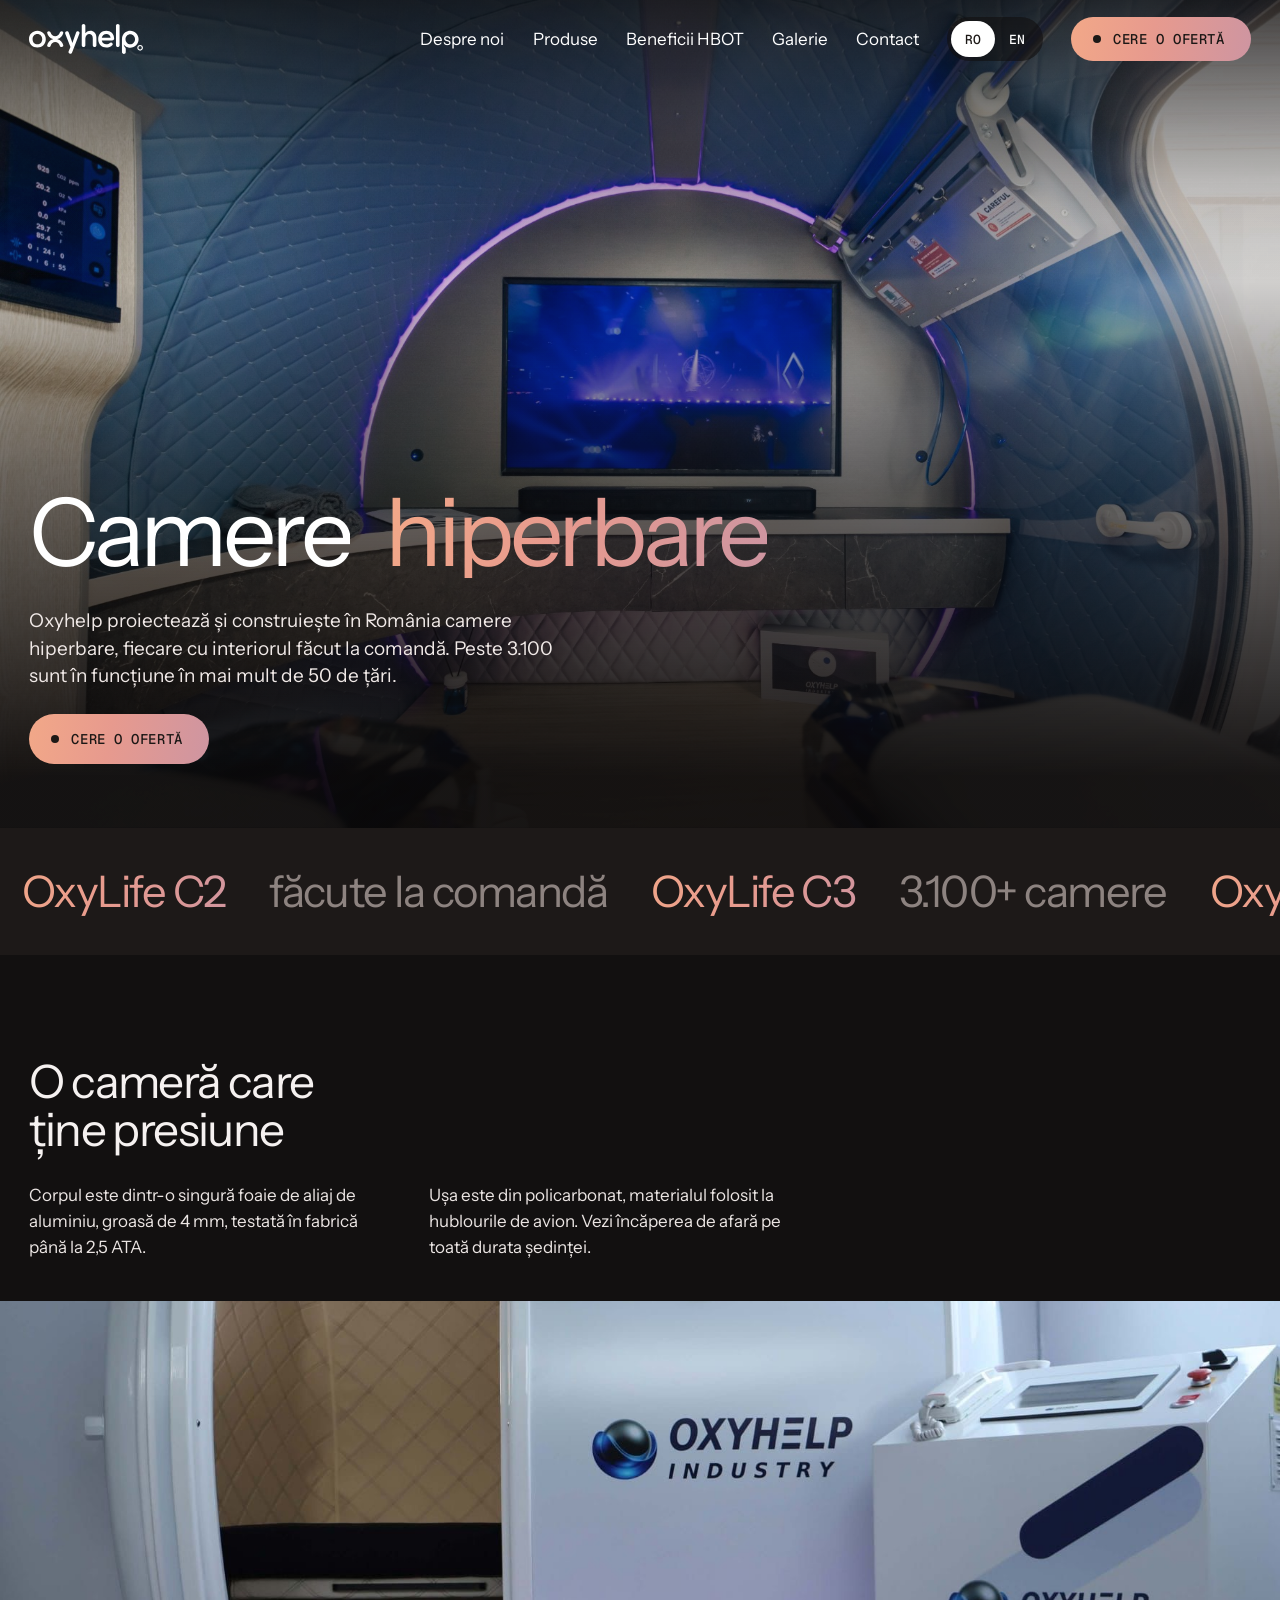
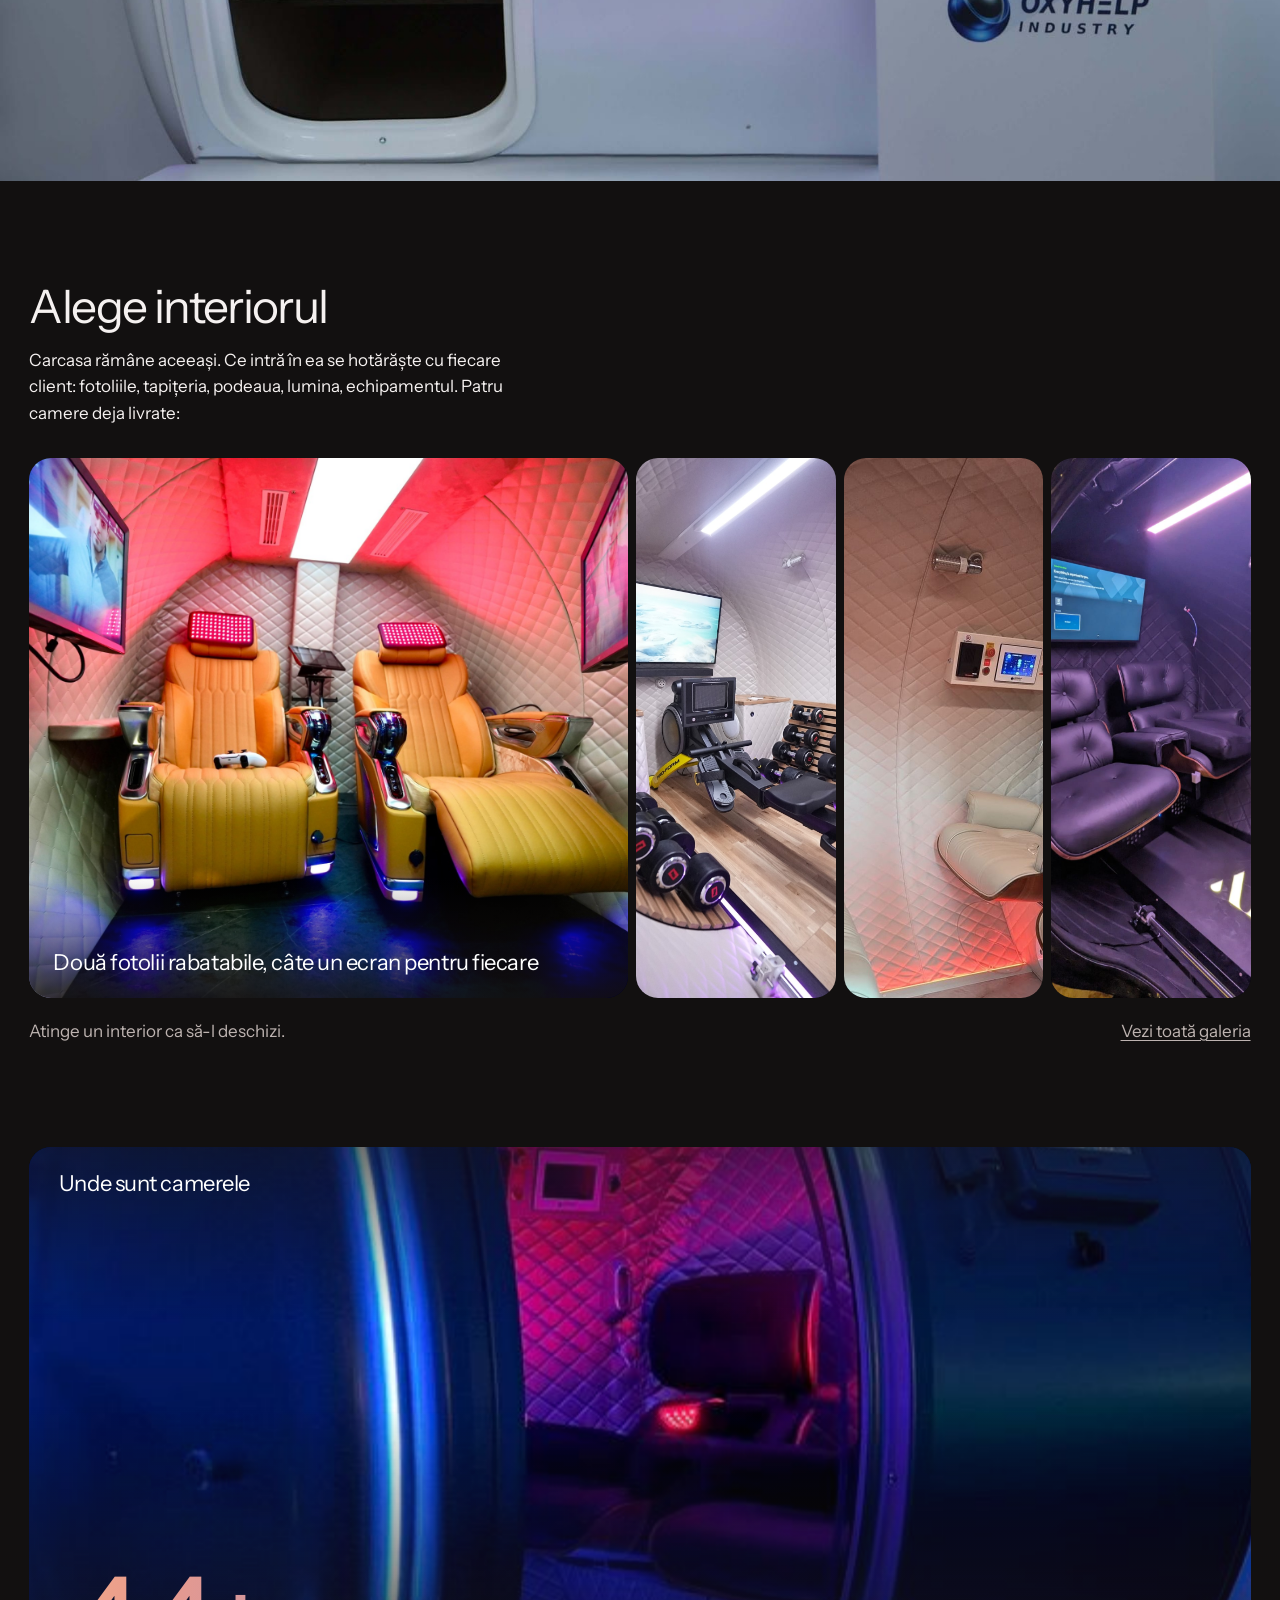
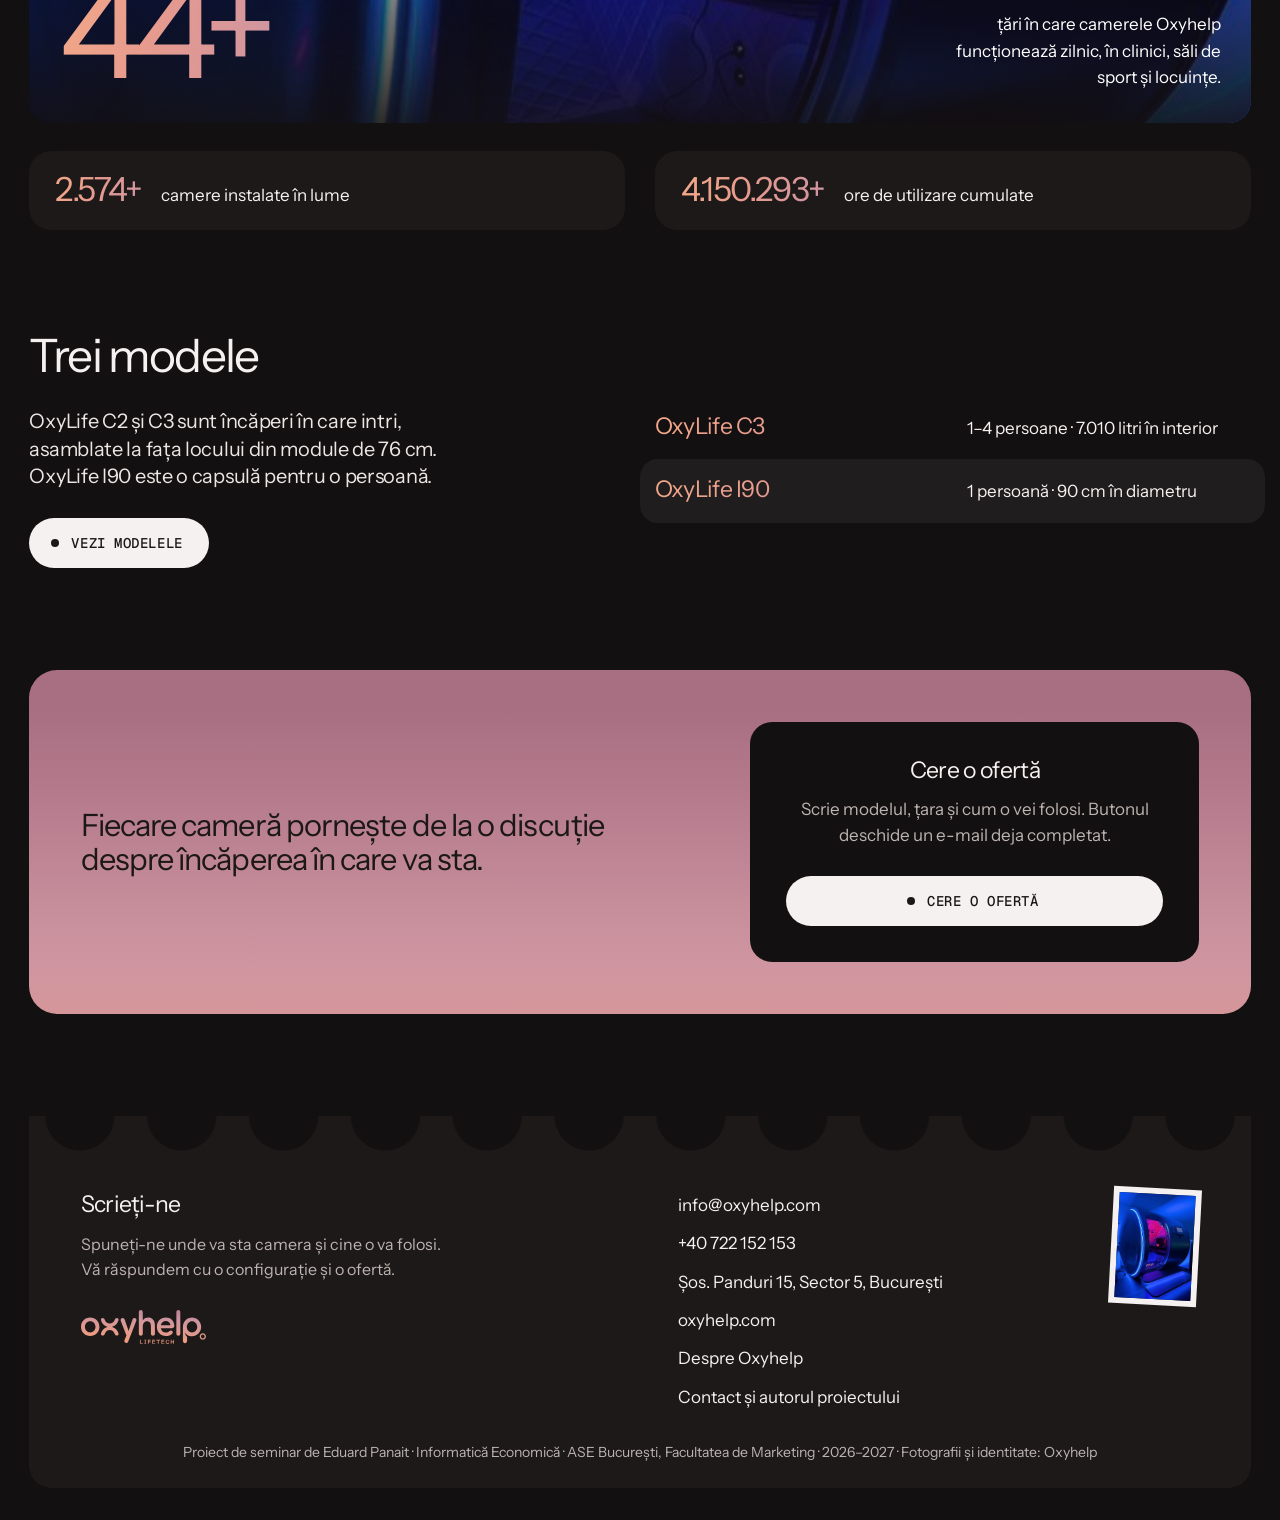
<file: index.html>
<!doctype html>
<html lang="ro" data-lang="ro">
<head>
<meta charset="utf-8">
<meta name="viewport" content="width=device-width, initial-scale=1">
<meta name="theme-color" content="#121010">
<meta name="color-scheme" content="dark">
<title>Oxyhelp — camere hiperbare proiectate și construite în România</title>
<meta name="title-en" content="Oxyhelp — hyperbaric chambers designed and built in Romania">
<meta name="description" content="Site de prezentare Oxyhelp: camere hiperbare OxyLife C2, C3 și I90, interioare la comandă, peste 3.100 de camere instalate în peste 50 de țări.">
<link rel="icon" href="assets/logo/oxyhelp-symbol-gradient.svg" type="image/svg+xml">
<link rel="preconnect" href="https://fonts.googleapis.com">
<link rel="preconnect" href="https://fonts.gstatic.com" crossorigin>
<link rel="stylesheet" href="https://fonts.googleapis.com/css2?family=Geist+Mono:wght@500&family=Instrument+Sans:wght@400;600&display=swap">
<link rel="stylesheet" href="assets/style.css">
<script>document.documentElement.className = 'js';</script>
</head>
<body>
<a class="skip" href="#continut" data-en="Skip to content">Sari la conținut</a>
<header class="top top--over">
  <a class="top__logo" href="index.html" aria-label="Oxyhelp — Acasă" data-en-label="Oxyhelp — Home"><img src="assets/logo/oxyhelp-secondary-white.svg" alt="Oxyhelp" width="113" height="30"></a>
  <button class="menu-btn" type="button" aria-expanded="false" aria-controls="meniu" data-en="Menu">Meniu</button>
  <nav class="top__nav" id="meniu" aria-label="Principal">
    <a href="despre.html" data-en="About">Despre noi</a><a href="produse.html" data-en="Products">Produse</a><a href="beneficii.html" data-en="HBOT benefits">Beneficii HBOT</a><a href="galerie.html" data-en="Gallery">Galerie</a><a href="contact.html" data-en="Contact">Contact</a>
    <div class="lang" role="group" aria-label="Limbă / Language">
      <button type="button" value="ro" aria-pressed="true" aria-label="Română">RO</button>
      <button type="button" value="en" aria-pressed="false" aria-label="English">EN</button>
    </div>
    <a class="btn" href="mailto:info@oxyhelp.com?subject=Cerere%20ofert%C4%83%20Oxyhelp&body=Bun%C4%83%20ziua%2C%0A%0AA%C8%99%20dori%20o%20ofert%C4%83%20pentru%20o%20camer%C4%83%20hiperbar%C4%83%20Oxyhelp.%0A%0AModel%3A%20%0A%C8%9Aar%C4%83%3A%20%0ATelefon%3A%20%0A" data-en-href="mailto:info@oxyhelp.com?subject=Oxyhelp%20quote%20request&body=Hello%2C%0A%0AI%20would%20like%20a%20quote%20for%20an%20Oxyhelp%20hyperbaric%20chamber.%0A%0AModel%3A%20%0ACountry%3A%20%0APhone%3A%20%0A"><span data-en="Request a quote">Cere o ofertă</span></a>
  </nav>
</header>
<main id="continut">
<section class="hero">
  <img class="hero__pic drift" src="assets/img/foto-07.jpg" alt="Interiorul unei camere hiperbare Oxyhelp: pereți matlasați albaștri, ecran și panou tactil" data-en-alt="Inside an Oxyhelp hyperbaric chamber: blue quilted walls, a screen and a touch panel" width="2000" height="1334" fetchpriority="high">
  <h1>
    <span class="hero__l hero__l1"><span data-en="Hyperbaric">Camere</span></span>
    <span class="hero__l hero__l2"><span data-en="chambers">hiperbare</span></span>
  </h1>
  <div class="hero__mid">
    <p data-en="Oxyhelp designs and builds hyperbaric chambers in Romania, each with an interior made to order. More than 3,100 are in use in over 50 countries.">Oxyhelp proiectează și construiește în România camere hiperbare, fiecare cu interiorul făcut la comandă. Peste 3.100 sunt în funcțiune în mai mult de 50 de țări.</p>
    <a class="btn" href="mailto:info@oxyhelp.com?subject=Cerere%20ofert%C4%83%20Oxyhelp&body=Bun%C4%83%20ziua%2C%0A%0AA%C8%99%20dori%20o%20ofert%C4%83%20pentru%20o%20camer%C4%83%20hiperbar%C4%83%20Oxyhelp.%0A%0AModel%3A%20%0A%C8%9Aar%C4%83%3A%20%0ATelefon%3A%20%0A" data-en-href="mailto:info@oxyhelp.com?subject=Oxyhelp%20quote%20request&body=Hello%2C%0A%0AI%20would%20like%20a%20quote%20for%20an%20Oxyhelp%20hyperbaric%20chamber.%0A%0AModel%3A%20%0ACountry%3A%20%0APhone%3A%20%0A"><span data-en="Request a quote">Cere o ofertă</span></a>
  </div>
</section>

<div class="marq" aria-hidden="true"><div class="marq__t"><span data-en="OxyLife C2">OxyLife C2</span><span data-en="made to order">făcute la comandă</span><span data-en="OxyLife C3">OxyLife C3</span><span data-en="3,100+ chambers">3.100+ camere</span><span data-en="OxyLife I90">OxyLife I90</span><span data-en="50+ countries">50+ țări</span><span data-en="OxyLife C2">OxyLife C2</span><span data-en="made to order">făcute la comandă</span><span data-en="OxyLife C3">OxyLife C3</span><span data-en="3,100+ chambers">3.100+ camere</span><span data-en="OxyLife I90">OxyLife I90</span><span data-en="50+ countries">50+ țări</span><span data-en="OxyLife C2">OxyLife C2</span><span data-en="made to order">făcute la comandă</span><span data-en="OxyLife C3">OxyLife C3</span><span data-en="3,100+ chambers">3.100+ camere</span><span data-en="OxyLife I90">OxyLife I90</span><span data-en="50+ countries">50+ țări</span><span data-en="OxyLife C2">OxyLife C2</span><span data-en="made to order">făcute la comandă</span><span data-en="OxyLife C3">OxyLife C3</span><span data-en="3,100+ chambers">3.100+ camere</span><span data-en="OxyLife I90">OxyLife I90</span><span data-en="50+ countries">50+ țări</span></div></div>

<section class="pano">
  <div class="wrap">
    <h2 class="rv" data-en="A room that<br>holds pressure">O cameră care<br>ține presiune</h2>
    <div class="pano__caps">
      <p class="rv" style="--i:1" data-en="The body is a single sheet of aluminium alloy, 4 mm thick, tested in the factory up to 2.5 ATA.">Corpul este dintr-o singură foaie de aliaj de aluminiu, groasă de 4 mm, testată în fabrică până la 2,5 ATA.</p>
      <p class="rv" style="--i:2" data-en="The door is polycarbonate, the material used for aircraft windows. You see the room outside for the whole session.">Ușa este din policarbonat, materialul folosit la hublourile de avion. Vezi încăperea de afară pe toată durata ședinței.</p>
    </div>
  </div>
  <img class="pano__pic rv" src="assets/img/foto-03.jpg" alt="Cameră hiperbară Oxyhelp albă, cu ușa deschisă, treaptă iluminată și unitatea de comandă alături" data-en-alt="White Oxyhelp hyperbaric chamber with its door open, a lit step and the control unit beside it" width="1776" height="1332" loading="lazy">
</section>

<section class="section" aria-labelledby="t-int">
  <div class="wrap grid">
    <div class="band__head">
      <h2 id="t-int" class="rv" data-en="Choose the interior">Alege interiorul</h2>
      <p class="rv" style="--i:1" data-en="The shell stays the same. What goes inside is decided with each client: the seats, the upholstery, the floor, the light, the equipment. Four chambers already delivered:">Carcasa rămâne aceeași. Ce intră în ea se hotărăște cu fiecare client: fotoliile, tapițeria, podeaua, lumina, echipamentul. Patru camere deja livrate:</p>
    </div>
  </div>
  <div class="band rv" role="group" aria-label="Interioare" data-en-label="Interiors">
    <button class="band__p" type="button" aria-pressed="true">
      <img src="assets/img/foto-11.jpg" alt="Două fotolii portocalii rabatabile, două ecrane și pereți matlasați" data-en-alt="Two orange reclining seats, two screens and quilted walls" width="2000" height="1336" loading="lazy">
      <span class="band__t" data-en="Two recliners, a screen for each">Două fotolii rabatabile, câte un ecran pentru fiecare</span>
    </button>
    <button class="band__p" type="button" aria-pressed="false">
      <img src="assets/img/foto-09.jpg" alt="Interior amenajat ca sală de antrenament: aparat de vâslit, gantere și ecran" data-en-alt="Interior fitted as a training room: rowing machine, dumbbells and a screen" width="1336" height="2000" loading="lazy">
      <span class="band__t" data-en="Training room: rower and dumbbells">Sală de antrenament: aparat de vâslit și gantere</span>
    </button>
    <button class="band__p" type="button" aria-pressed="false">
      <img src="assets/img/foto-05.jpg" alt="Fotolii crem cu taburet, pereți matlasați și podea cu aspect de marmură" data-en-alt="Cream lounge chairs with an ottoman, quilted walls and a marble-look floor" width="2000" height="1080" loading="lazy">
      <span class="band__t" data-en="Cream lounge chairs, marble-look floor">Fotolii crem, podea cu aspect de marmură</span>
    </button>
    <button class="band__p" type="button" aria-pressed="false">
      <img src="assets/img/foto-04.jpg" alt="Două fotolii din piele neagră, ecran pe perete și lumină violet" data-en-alt="Two black leather lounge chairs, a wall screen and violet light" width="1200" height="1600" loading="lazy">
      <span class="band__t" data-en="Black leather, screen on the wall">Piele neagră, ecran pe perete</span>
    </button>
  </div>
  <div class="wrap band__cap">
    <p data-en="Tap an interior to open it.">Atinge un interior ca să-l deschizi.</p>
    <a href="galerie.html" data-en="See the whole gallery">Vezi toată galeria</a>
  </div>
</section>

<section class="section" aria-labelledby="t-tari">
  <div class="fig">
    <img src="assets/img/foto-01.jpg" alt="Cameră hiperbară Oxyhelp închisă la culoare, cu inel de lumină albastră în jurul ușii" data-en-alt="Dark Oxyhelp hyperbaric chamber with a ring of blue light around the door" width="768" height="1024" loading="lazy">
    <h2 id="t-tari" data-en="Where the chambers are">Unde sunt camerele</h2>
    <div class="fig__row">
      <span class="fig__n">50+</span>
      <p class="fig__s" data-en="countries where Oxyhelp chambers run every day, in clinics, gyms and private homes.">țări în care camerele Oxyhelp funcționează zilnic, în clinici, săli de sport și locuințe.</p>
    </div>
  </div>
  <div class="wrap grid figs">
    <div class="rv"><b>3.100+</b><span data-en="chambers installed worldwide">camere instalate în lume</span></div>
    <div class="rv" style="--i:1"><b>5.000.000+</b><span data-en="cumulative hours of use">ore de utilizare cumulate</span></div>
  </div>
</section>

<section class="section wrap" aria-labelledby="t-mod">
  <div class="grid duo">
    <div class="duo__a">
      <h2 id="t-mod" class="rv" data-en="Three models">Trei modele</h2>
      <p class="lead rv" style="--i:1; margin-top:28px" data-en="OxyLife C2 and C3 are rooms you walk into, assembled on site from 76 cm modules. OxyLife I90 is a one-person capsule.">OxyLife C2 și C3 sunt încăperi în care intri, asamblate la fața locului din module de 76 cm. OxyLife I90 este o capsulă pentru o persoană.</p>
      <p class="rv" style="--i:2; margin-top:28px"><a class="btn btn--ink" href="produse.html"><span data-en="See the models">Vezi modelele</span></a></p>
    </div>
    <ul class="duo__b rows" style="margin-top:0">
      <li class="rv"><h3>OxyLife C2</h3><p data-en="1–2 people · 5,030 litres inside">1–2 persoane · 5.030 de litri în interior</p></li>
      <li class="rv" style="--i:1"><h3>OxyLife C3</h3><p data-en="1–4 people · 7,010 litres inside">1–4 persoane · 7.010 litri în interior</p></li>
      <li class="rv" style="--i:2"><h3>OxyLife I90</h3><p data-en="1 person · 90 cm in diameter">1 persoană · 90 cm în diametru</p></li>
    </ul>
  </div>
</section>

<section class="reply" aria-labelledby="t-cta">
  <p class="reply__say rv" data-en="Every chamber starts from a conversation about the room it will stand in.">Fiecare cameră pornește de la o discuție despre încăperea în care va sta.</p>
  <div class="reply__card rv">
    <h2 id="t-cta" data-en="Request a quote">Cere o ofertă</h2>
    <p data-en="Write the model, the country and how you will use it. The button opens an e-mail that is already filled in.">Scrie modelul, țara și cum o vei folosi. Butonul deschide un e-mail deja completat.</p>
    <a class="btn btn--ink btn--wide" href="mailto:info@oxyhelp.com?subject=Cerere%20ofert%C4%83%20Oxyhelp&body=Bun%C4%83%20ziua%2C%0A%0AA%C8%99%20dori%20o%20ofert%C4%83%20pentru%20o%20camer%C4%83%20hiperbar%C4%83%20Oxyhelp.%0A%0AModel%3A%20%0A%C8%9Aar%C4%83%3A%20%0ATelefon%3A%20%0A" data-en-href="mailto:info@oxyhelp.com?subject=Oxyhelp%20quote%20request&body=Hello%2C%0A%0AI%20would%20like%20a%20quote%20for%20an%20Oxyhelp%20hyperbaric%20chamber.%0A%0AModel%3A%20%0ACountry%3A%20%0APhone%3A%20%0A"><span data-en="Request a quote">Cere o ofertă</span></a>
  </div>
</section>

</main>
<footer class="foot">
  <div class="grid">
    <div class="foot__card">
      <div class="foot__say">
        <h2 data-en="Write to us">Scrieți-ne</h2>
        <p data-en="Tell us where the chamber will stand and who will use it. We reply with a configuration and a quote.">Spuneți-ne unde va sta camera și cine o va folosi. Vă răspundem cu o configurație și o ofertă.</p>
        <img src="assets/logo/oxyhelp-primary-gradient.svg" alt="Oxyhelp Lifetech" width="128" height="34">
      </div>
      <img class="foot__stamp" src="assets/img/foto-01.jpg" alt="" width="88" height="117" loading="lazy">
      <div class="foot__addr">
        <a href="mailto:info@oxyhelp.com?subject=Cerere%20ofert%C4%83%20Oxyhelp&body=Bun%C4%83%20ziua%2C%0A%0AA%C8%99%20dori%20o%20ofert%C4%83%20pentru%20o%20camer%C4%83%20hiperbar%C4%83%20Oxyhelp.%0A%0AModel%3A%20%0A%C8%9Aar%C4%83%3A%20%0ATelefon%3A%20%0A" data-en-href="mailto:info@oxyhelp.com?subject=Oxyhelp%20quote%20request&body=Hello%2C%0A%0AI%20would%20like%20a%20quote%20for%20an%20Oxyhelp%20hyperbaric%20chamber.%0A%0AModel%3A%20%0ACountry%3A%20%0APhone%3A%20%0A">info@oxyhelp.com</a>
        <a href="tel:+40722152153">+40 722 152 153</a>
<a href="https://www.google.com/maps/search/?api=1&query=Oxyhelp+Industry+Soseaua+Panduri+15+Bucuresti" rel="noopener" data-en="Șos. Panduri 15, Sector 5, Bucharest">Șos. Panduri 15, Sector 5, București</a>
<a href="https://www.oxyhelp.com" rel="noopener">oxyhelp.com</a>
        <a href="despre.html" data-en="About Oxyhelp">Despre Oxyhelp</a>
        <a href="contact.html" data-en="Contact and project author">Contact și autorul proiectului</a>
      </div>
      <p class="foot__imp" data-en="Seminar project by Eduard Panait · Economic Informatics · Bucharest University of Economic Studies, Faculty of Marketing · 2026–2027 · Photographs and brand: Oxyhelp">Proiect de seminar de Eduard Panait · Informatică Economică · ASE București, Facultatea de Marketing · 2026–2027 · Fotografii și identitate: Oxyhelp</p>
    </div>
  </div>
</footer>
<script src="assets/site.js"></script>
</body>
</html>
</file>
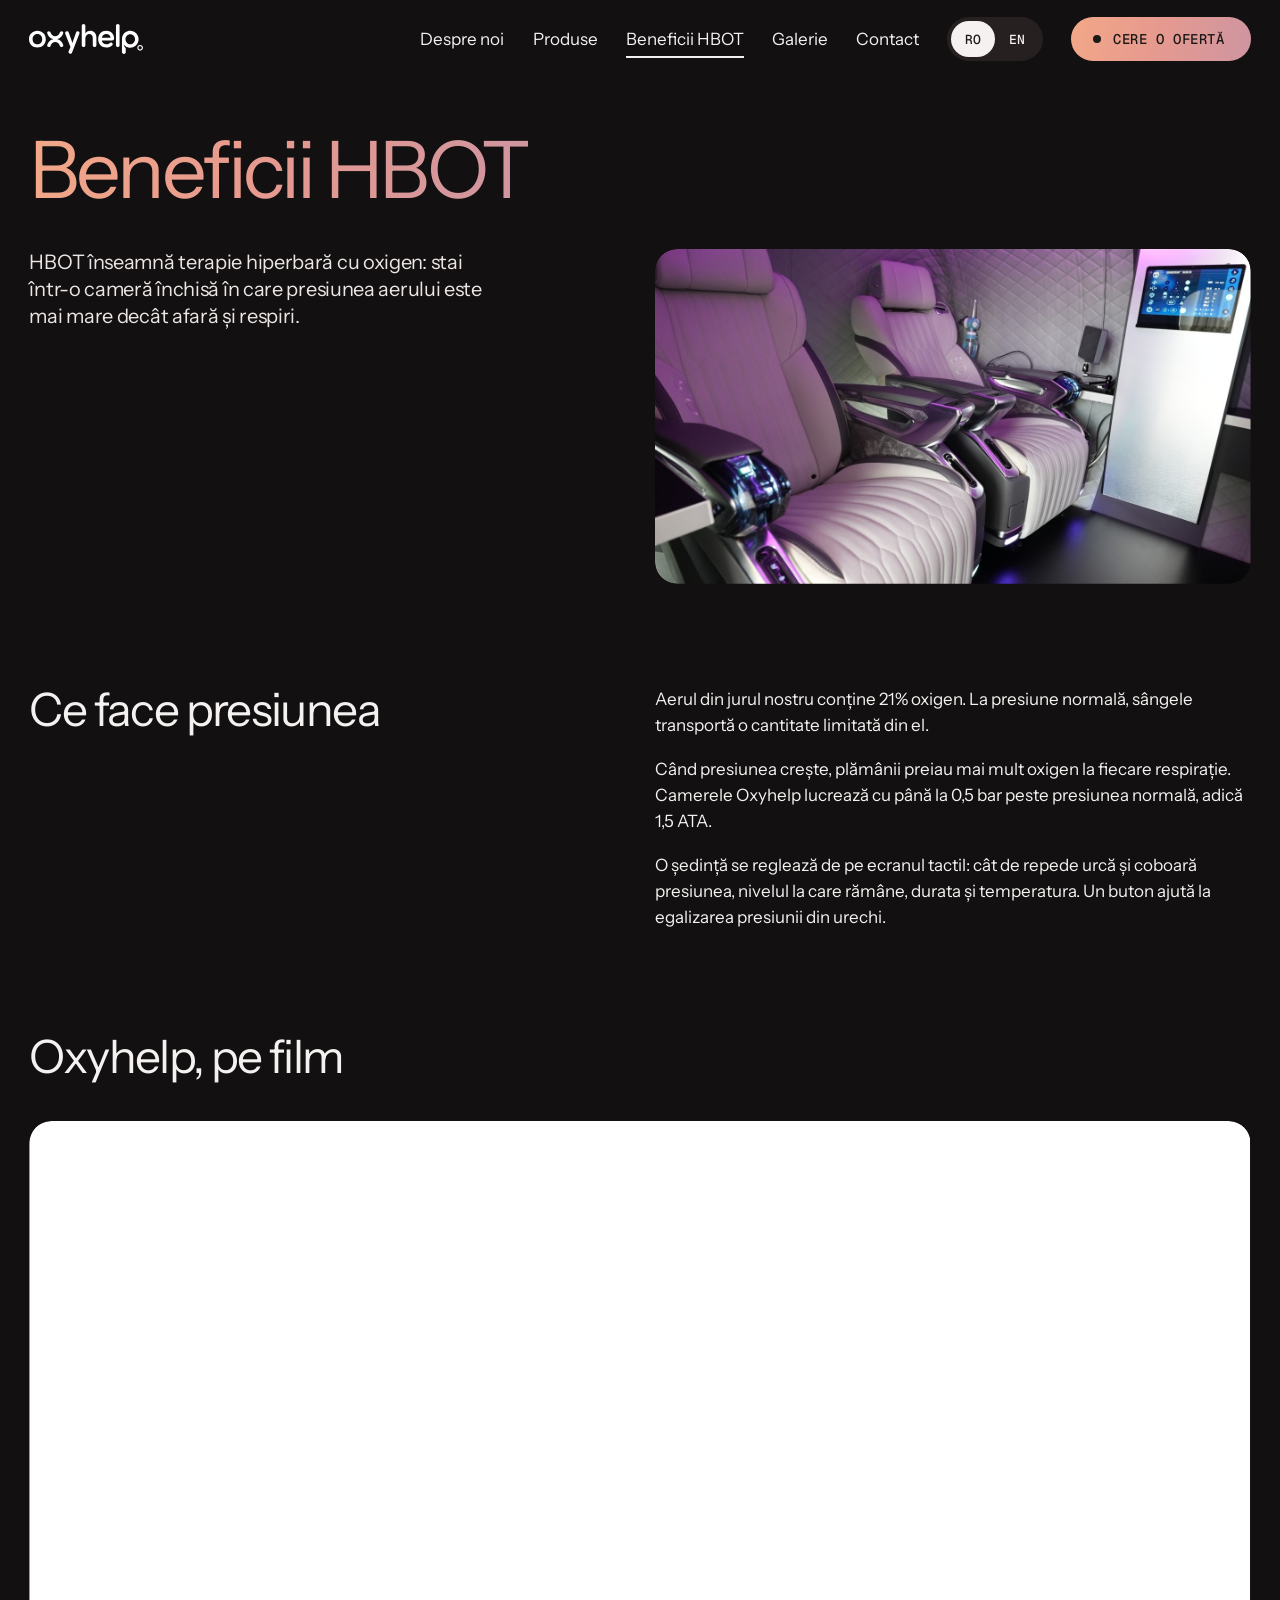
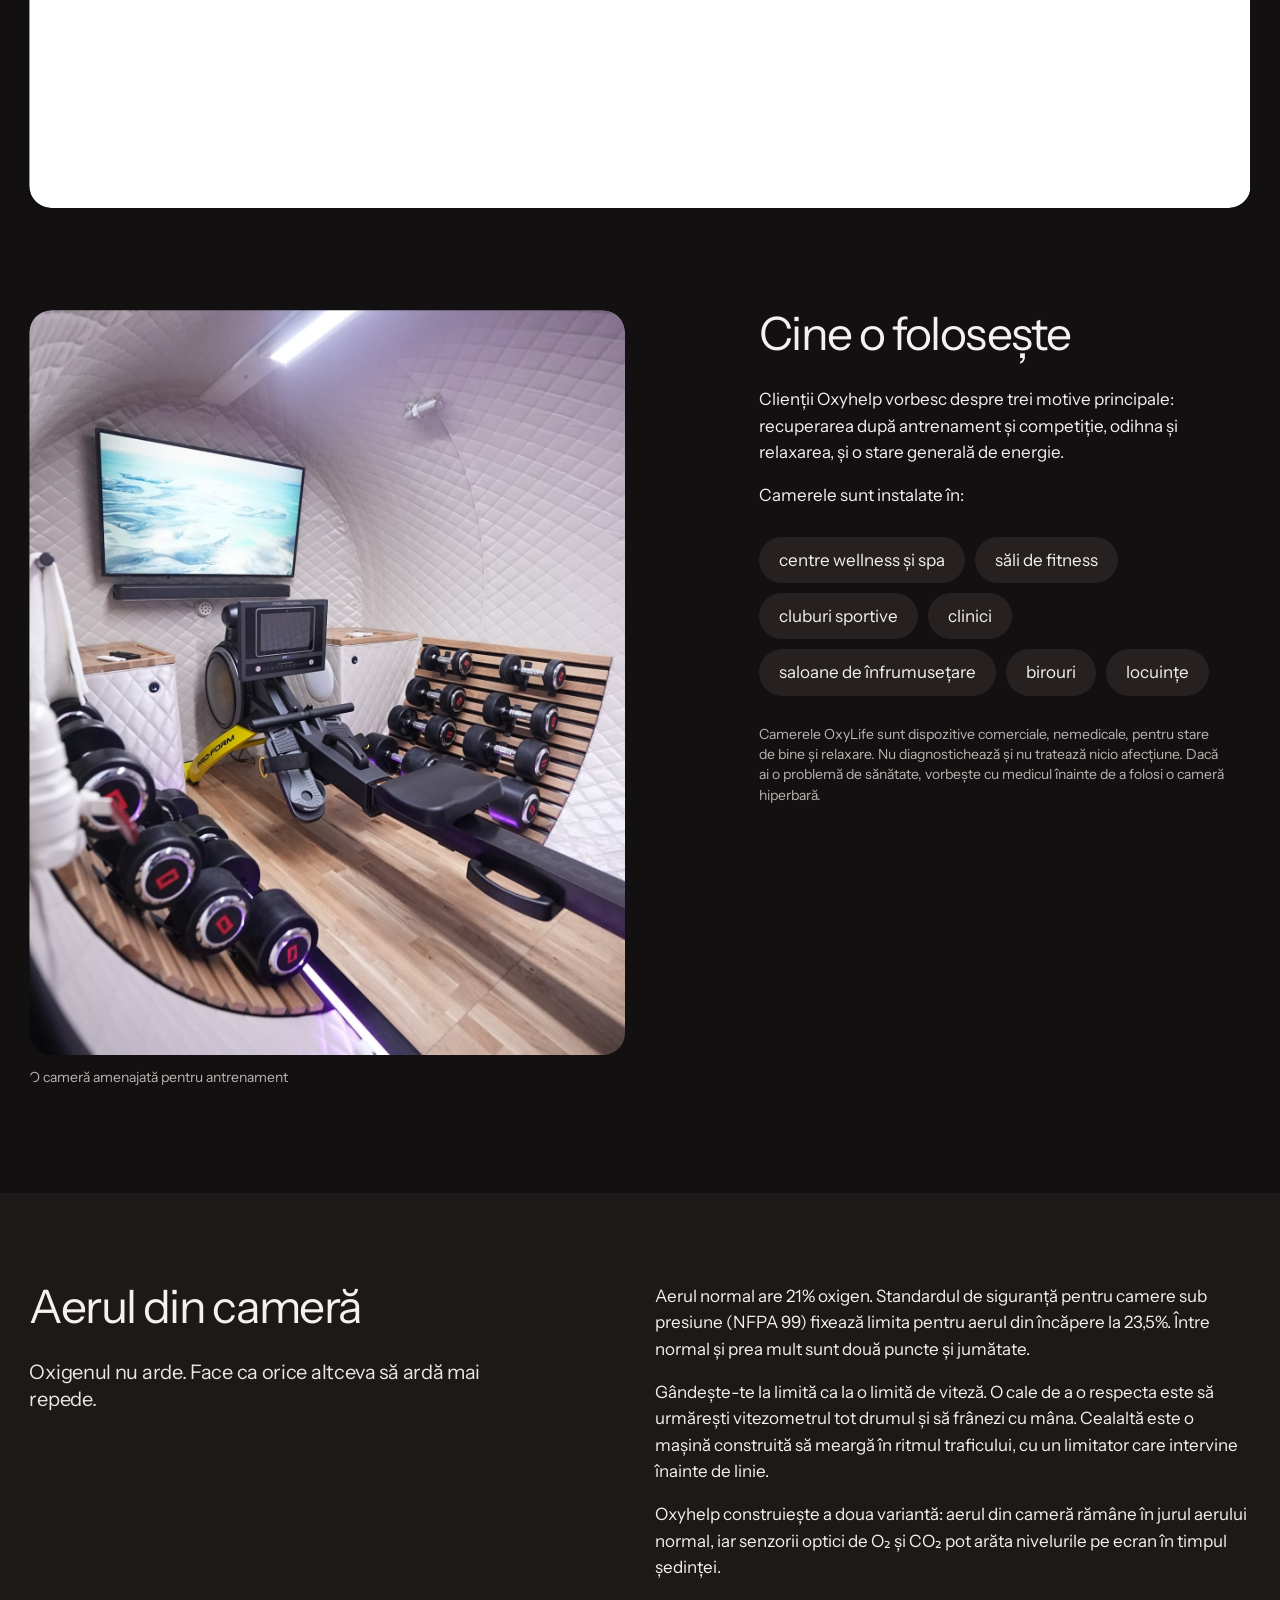
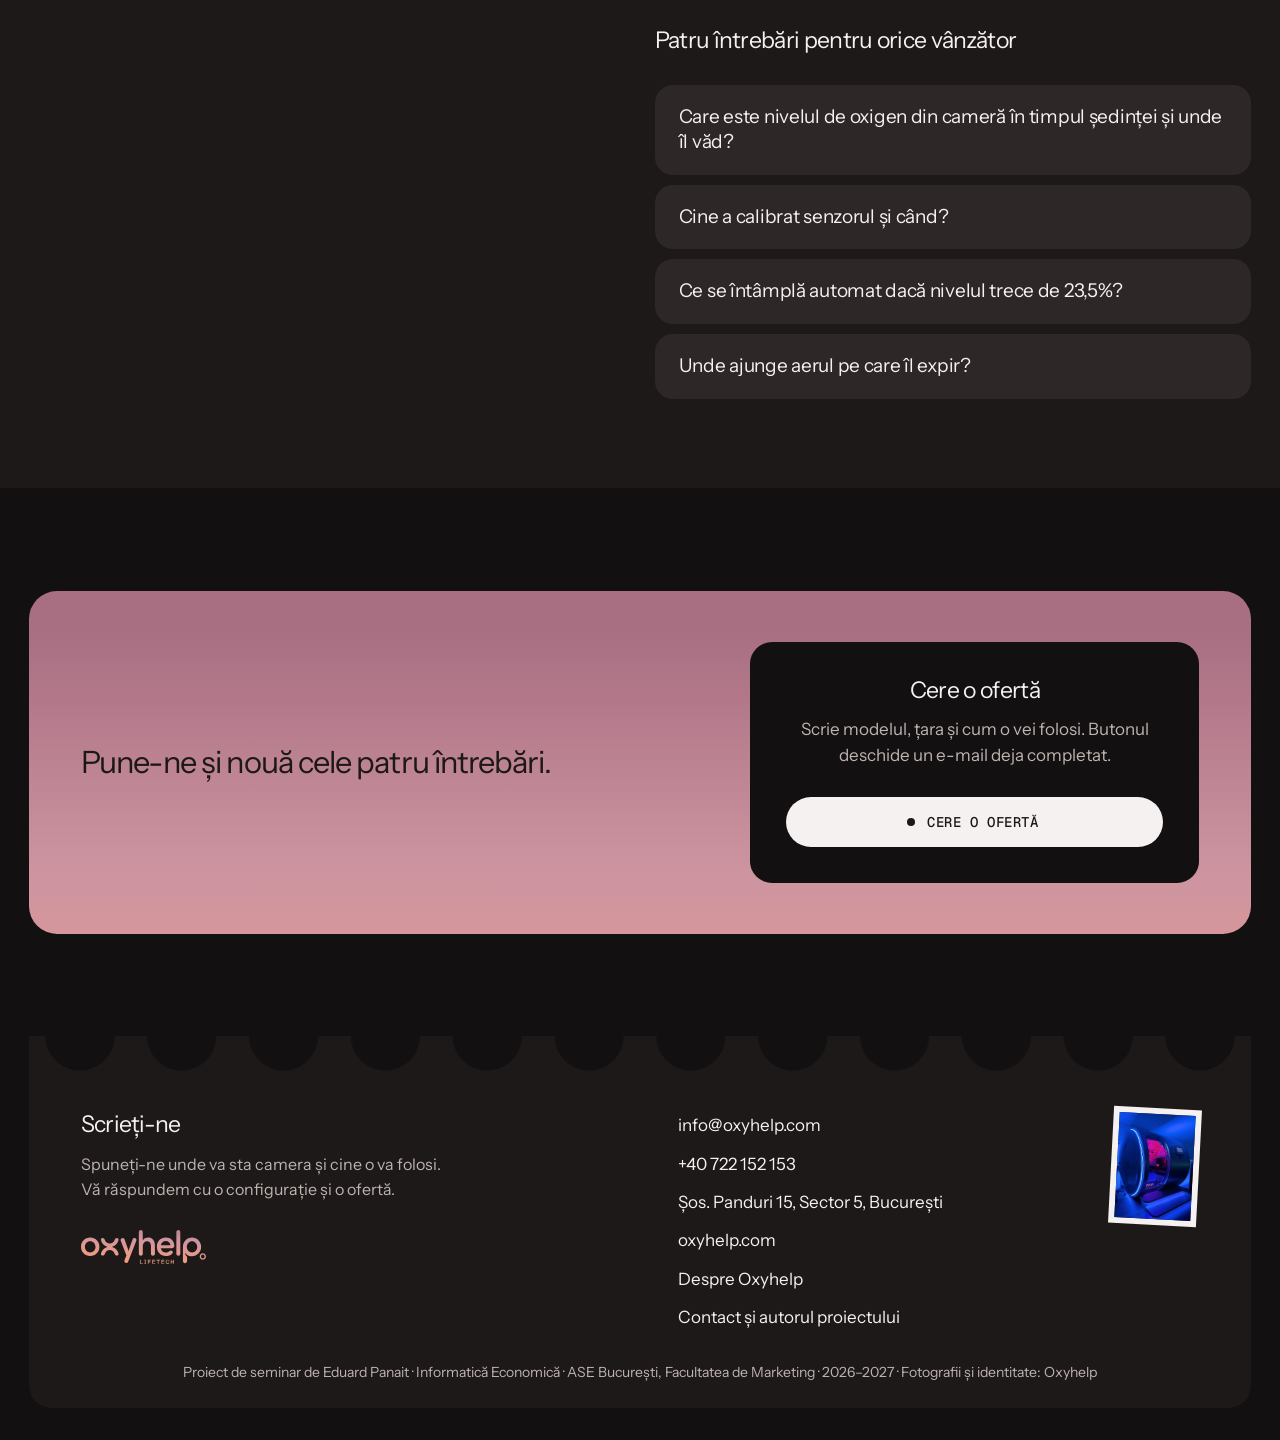
<file: beneficii.html>
<!doctype html>
<html lang="ro" data-lang="ro">
<head>
<meta charset="utf-8">
<meta name="viewport" content="width=device-width, initial-scale=1">
<meta name="theme-color" content="#121010">
<meta name="color-scheme" content="dark">
<title>Beneficii HBOT — Oxyhelp</title>
<meta name="title-en" content="HBOT benefits — Oxyhelp">
<meta name="description" content="Ce este terapia hiperbară cu oxigen (HBOT), cum funcționează presiunea, pentru ce o folosesc oamenii și ce întrebări merită puse despre aerul din cameră.">
<link rel="icon" href="assets/logo/oxyhelp-symbol-gradient.svg" type="image/svg+xml">
<link rel="preconnect" href="https://fonts.googleapis.com">
<link rel="preconnect" href="https://fonts.gstatic.com" crossorigin>
<link rel="stylesheet" href="https://fonts.googleapis.com/css2?family=Geist+Mono:wght@500&family=Instrument+Sans:wght@400;600&display=swap">
<link rel="stylesheet" href="assets/style.css">
<script>document.documentElement.className = 'js';</script>
</head>
<body>
<a class="skip" href="#continut" data-en="Skip to content">Sari la conținut</a>
<header class="top">
  <a class="top__logo" href="index.html" aria-label="Oxyhelp — Acasă" data-en-label="Oxyhelp — Home"><img src="assets/logo/oxyhelp-secondary-white.svg" alt="Oxyhelp" width="113" height="30"></a>
  <button class="menu-btn" type="button" aria-expanded="false" aria-controls="meniu" data-en="Menu">Meniu</button>
  <nav class="top__nav" id="meniu" aria-label="Principal">
    <a href="despre.html" data-en="About">Despre noi</a><a href="produse.html" data-en="Products">Produse</a><a href="beneficii.html" aria-current="page" data-en="HBOT benefits">Beneficii HBOT</a><a href="galerie.html" data-en="Gallery">Galerie</a><a href="contact.html" data-en="Contact">Contact</a>
    <div class="lang" role="group" aria-label="Limbă / Language">
      <button type="button" value="ro" aria-pressed="true" aria-label="Română">RO</button>
      <button type="button" value="en" aria-pressed="false" aria-label="English">EN</button>
    </div>
    <a class="btn" href="mailto:info@oxyhelp.com?subject=Cerere%20ofert%C4%83%20Oxyhelp&body=Bun%C4%83%20ziua%2C%0A%0AA%C8%99%20dori%20o%20ofert%C4%83%20pentru%20o%20camer%C4%83%20hiperbar%C4%83%20Oxyhelp.%0A%0AModel%3A%20%0A%C8%9Aar%C4%83%3A%20%0ATelefon%3A%20%0A" data-en-href="mailto:info@oxyhelp.com?subject=Oxyhelp%20quote%20request&body=Hello%2C%0A%0AI%20would%20like%20a%20quote%20for%20an%20Oxyhelp%20hyperbaric%20chamber.%0A%0AModel%3A%20%0ACountry%3A%20%0APhone%3A%20%0A"><span data-en="Request a quote">Cere o ofertă</span></a>
  </nav>
</header>
<main id="continut">
<section class="phead">
  <h1 data-en="HBOT benefits">Beneficii HBOT</h1>
  <div class="grid phead__row">
    <div class="phead__lead">
      <p class="lead rv" data-en="HBOT stands for hyperbaric oxygen therapy: you sit in a closed chamber where the air pressure is higher than outside, and you breathe.">HBOT înseamnă terapie hiperbară cu oxigen: stai într-o cameră închisă în care presiunea aerului este mai mare decât afară și respiri.</p>
    </div>
    <figure class="phead__pic pic pic--wide rv" style="--i:1">
      <img src="assets/img/foto-08.jpg" alt="Două fotolii albe într-o cameră hiperbară, cu panoul tactil alături" data-en-alt="Two white seats inside a hyperbaric chamber, with the touch panel beside them" width="1336" height="2000">
    </figure>
  </div>
</section>

<section class="section wrap" aria-labelledby="t-cum">
  <div class="grid duo">
    <div class="duo__a">
      <h2 id="t-cum" class="rv" data-en="What pressure does">Ce face presiunea</h2>
    </div>
    <div class="duo__b prose">
      <p class="rv" data-en="The air around us contains 21% oxygen. At normal pressure, the blood carries a limited amount of it.">Aerul din jurul nostru conține 21% oxigen. La presiune normală, sângele transportă o cantitate limitată din el.</p>
      <p class="rv" data-en="When the pressure rises, the lungs take in more oxygen with each breath. Oxyhelp chambers work at up to 0.5 bar above normal pressure, which is written 1.5 ATA.">Când presiunea crește, plămânii preiau mai mult oxigen la fiecare respirație. Camerele Oxyhelp lucrează cu până la 0,5 bar peste presiunea normală, adică 1,5 ATA.</p>
      <p class="rv" data-en="A session is set from the touch screen: how fast the pressure rises and falls, the level it stays at, the duration and the temperature. A button helps equalise the pressure in the ears.">O ședință se reglează de pe ecranul tactil: cât de repede urcă și coboară presiunea, nivelul la care rămâne, durata și temperatura. Un buton ajută la egalizarea presiunii din urechi.</p>
    </div>
  </div>
</section>

<section class="section wrap" aria-labelledby="t-video">
  <h2 id="t-video" class="rv" data-en="Oxyhelp on film">Oxyhelp, pe film</h2>
  <div class="embed embed--video rv" style="margin-top:40px">
    <iframe src="https://www.youtube-nocookie.com/embed/7LSlM1qvt3U" title="OXYHELP Biohacking360 (YouTube)" allow="accelerometer; encrypted-media; picture-in-picture; fullscreen" allowfullscreen loading="lazy"></iframe>
  </div>
</section>

<section class="section wrap" aria-labelledby="t-cine">
  <div class="grid duo duo--flip">
    <div class="duo__a">
      <h2 id="t-cine" class="rv" data-en="Who uses it">Cine o folosește</h2>
      <div class="prose" style="margin-top:28px">
        <p class="rv" data-en="Oxyhelp clients describe three main reasons: recovery after training and competition, rest and relaxation, and a general sense of energy.">Clienții Oxyhelp vorbesc despre trei motive principale: recuperarea după antrenament și competiție, odihna și relaxarea, și o stare generală de energie.</p>
        <p class="rv" data-en="The chambers are installed in:">Camerele sunt instalate în:</p>
      </div>
      <ul class="chips rv">
        <li data-en="wellness and spa centres">centre wellness și spa</li>
        <li data-en="gyms and fitness centres">săli de fitness</li>
        <li data-en="sports clubs">cluburi sportive</li>
        <li data-en="clinics">clinici</li>
        <li data-en="beauty salons">saloane de înfrumusețare</li>
        <li data-en="offices">birouri</li>
        <li data-en="private homes">locuințe</li>
      </ul>
      <p class="note rv" style="margin-top:28px; max-width:52ch" data-en="OxyLife chambers are commercial, non-medical devices for wellness and relaxation. They do not diagnose or treat any condition. If you have a medical problem, talk to your doctor before using a hyperbaric chamber.">Camerele OxyLife sunt dispozitive comerciale, nemedicale, pentru stare de bine și relaxare. Nu diagnostichează și nu tratează nicio afecțiune. Dacă ai o problemă de sănătate, vorbește cu medicul înainte de a folosi o cameră hiperbară.</p>
    </div>
    <figure class="duo__b pic pic--tall rv">
      <img src="assets/img/foto-09.jpg" alt="Cameră hiperbară amenajată pentru antrenament, cu aparat de vâslit și gantere" data-en-alt="Hyperbaric chamber fitted for training, with a rowing machine and dumbbells" width="1336" height="2000" loading="lazy">
      <figcaption data-en="A chamber fitted for training">O cameră amenajată pentru antrenament</figcaption>
    </figure>
  </div>
</section>

<section class="section field" aria-labelledby="t-aer">
  <div class="wrap grid duo">
    <div class="duo__a">
      <h2 id="t-aer" class="rv" data-en="The air in the chamber">Aerul din cameră</h2>
      <p class="lead rv" style="--i:1; margin-top:28px" data-en="Oxygen does not burn. It makes everything else burn faster.">Oxigenul nu arde. Face ca orice altceva să ardă mai repede.</p>
    </div>
    <div class="duo__b">
      <div class="prose">
        <p class="rv" data-en="Normal air is 21% oxygen. The safety standard for pressurised chambers (NFPA 99) sets the limit for the air in the room at 23.5%. Between normal and too much there are two and a half points.">Aerul normal are 21% oxigen. Standardul de siguranță pentru camere sub presiune (NFPA 99) fixează limita pentru aerul din încăpere la 23,5%. Între normal și prea mult sunt două puncte și jumătate.</p>
        <p class="rv" data-en="Think of that limit as a speed limit. One way to respect it is to watch the speedometer for the whole trip and brake by hand. The other is a car built to cruise at the speed of traffic, with a limiter that steps in before the line.">Gândește-te la limită ca la o limită de viteză. O cale de a o respecta este să urmărești vitezometrul tot drumul și să frânezi cu mâna. Cealaltă este o mașină construită să meargă în ritmul traficului, cu un limitator care intervine înainte de linie.</p>
        <p class="rv" data-en="Oxyhelp builds the second kind: the air in the chamber stays around normal air, and optical O₂ and CO₂ sensors can show the levels on the screen during the session.">Oxyhelp construiește a doua variantă: aerul din cameră rămâne în jurul aerului normal, iar senzorii optici de O₂ și CO₂ pot arăta nivelurile pe ecran în timpul ședinței.</p>
      </div>
      <h3 class="rv" style="margin-top:48px" data-en="Four questions for any seller">Patru întrebări pentru orice vânzător</h3>
      <ol class="qs">
        <li class="rv" data-en="What is the oxygen level inside the chamber during a session, and where is it shown?">Care este nivelul de oxigen din cameră în timpul ședinței și unde îl văd?</li>
        <li class="rv" data-en="Who calibrated that sensor, and when?">Cine a calibrat senzorul și când?</li>
        <li class="rv" data-en="What happens automatically if the level passes 23.5%?">Ce se întâmplă automat dacă nivelul trece de 23,5%?</li>
        <li class="rv" data-en="Where does the air I breathe out go?">Unde ajunge aerul pe care îl expir?</li>
      </ol>
    </div>
  </div>
</section>

<section class="reply" aria-labelledby="t-cta">
  <p class="reply__say rv" data-en="Ask us the four questions too.">Pune-ne și nouă cele patru întrebări.</p>
  <div class="reply__card rv">
    <h2 id="t-cta" data-en="Request a quote">Cere o ofertă</h2>
    <p data-en="Write the model, the country and how you will use it. The button opens an e-mail that is already filled in.">Scrie modelul, țara și cum o vei folosi. Butonul deschide un e-mail deja completat.</p>
    <a class="btn btn--ink btn--wide" href="mailto:info@oxyhelp.com?subject=Cerere%20ofert%C4%83%20Oxyhelp&body=Bun%C4%83%20ziua%2C%0A%0AA%C8%99%20dori%20o%20ofert%C4%83%20pentru%20o%20camer%C4%83%20hiperbar%C4%83%20Oxyhelp.%0A%0AModel%3A%20%0A%C8%9Aar%C4%83%3A%20%0ATelefon%3A%20%0A" data-en-href="mailto:info@oxyhelp.com?subject=Oxyhelp%20quote%20request&body=Hello%2C%0A%0AI%20would%20like%20a%20quote%20for%20an%20Oxyhelp%20hyperbaric%20chamber.%0A%0AModel%3A%20%0ACountry%3A%20%0APhone%3A%20%0A"><span data-en="Request a quote">Cere o ofertă</span></a>
  </div>
</section>

</main>
<footer class="foot">
  <div class="grid">
    <div class="foot__card">
      <div class="foot__say">
        <h2 data-en="Write to us">Scrieți-ne</h2>
        <p data-en="Tell us where the chamber will stand and who will use it. We reply with a configuration and a quote.">Spuneți-ne unde va sta camera și cine o va folosi. Vă răspundem cu o configurație și o ofertă.</p>
        <img src="assets/logo/oxyhelp-primary-gradient.svg" alt="Oxyhelp Lifetech" width="128" height="34">
      </div>
      <img class="foot__stamp" src="assets/img/foto-01.jpg" alt="" width="88" height="117" loading="lazy">
      <div class="foot__addr">
        <a href="mailto:info@oxyhelp.com?subject=Cerere%20ofert%C4%83%20Oxyhelp&body=Bun%C4%83%20ziua%2C%0A%0AA%C8%99%20dori%20o%20ofert%C4%83%20pentru%20o%20camer%C4%83%20hiperbar%C4%83%20Oxyhelp.%0A%0AModel%3A%20%0A%C8%9Aar%C4%83%3A%20%0ATelefon%3A%20%0A" data-en-href="mailto:info@oxyhelp.com?subject=Oxyhelp%20quote%20request&body=Hello%2C%0A%0AI%20would%20like%20a%20quote%20for%20an%20Oxyhelp%20hyperbaric%20chamber.%0A%0AModel%3A%20%0ACountry%3A%20%0APhone%3A%20%0A">info@oxyhelp.com</a>
        <a href="tel:+40722152153">+40 722 152 153</a>
<a href="https://www.google.com/maps/search/?api=1&query=Oxyhelp+Industry+Soseaua+Panduri+15+Bucuresti" rel="noopener" data-en="Șos. Panduri 15, Sector 5, Bucharest">Șos. Panduri 15, Sector 5, București</a>
<a href="https://www.oxyhelp.com" rel="noopener">oxyhelp.com</a>
        <a href="despre.html" data-en="About Oxyhelp">Despre Oxyhelp</a>
        <a href="contact.html" data-en="Contact and project author">Contact și autorul proiectului</a>
      </div>
      <p class="foot__imp" data-en="Seminar project by Eduard Panait · Economic Informatics · Bucharest University of Economic Studies, Faculty of Marketing · 2026–2027 · Photographs and brand: Oxyhelp">Proiect de seminar de Eduard Panait · Informatică Economică · ASE București, Facultatea de Marketing · 2026–2027 · Fotografii și identitate: Oxyhelp</p>
    </div>
  </div>
</footer>
<script src="assets/site.js"></script>
</body>
</html>
</file>
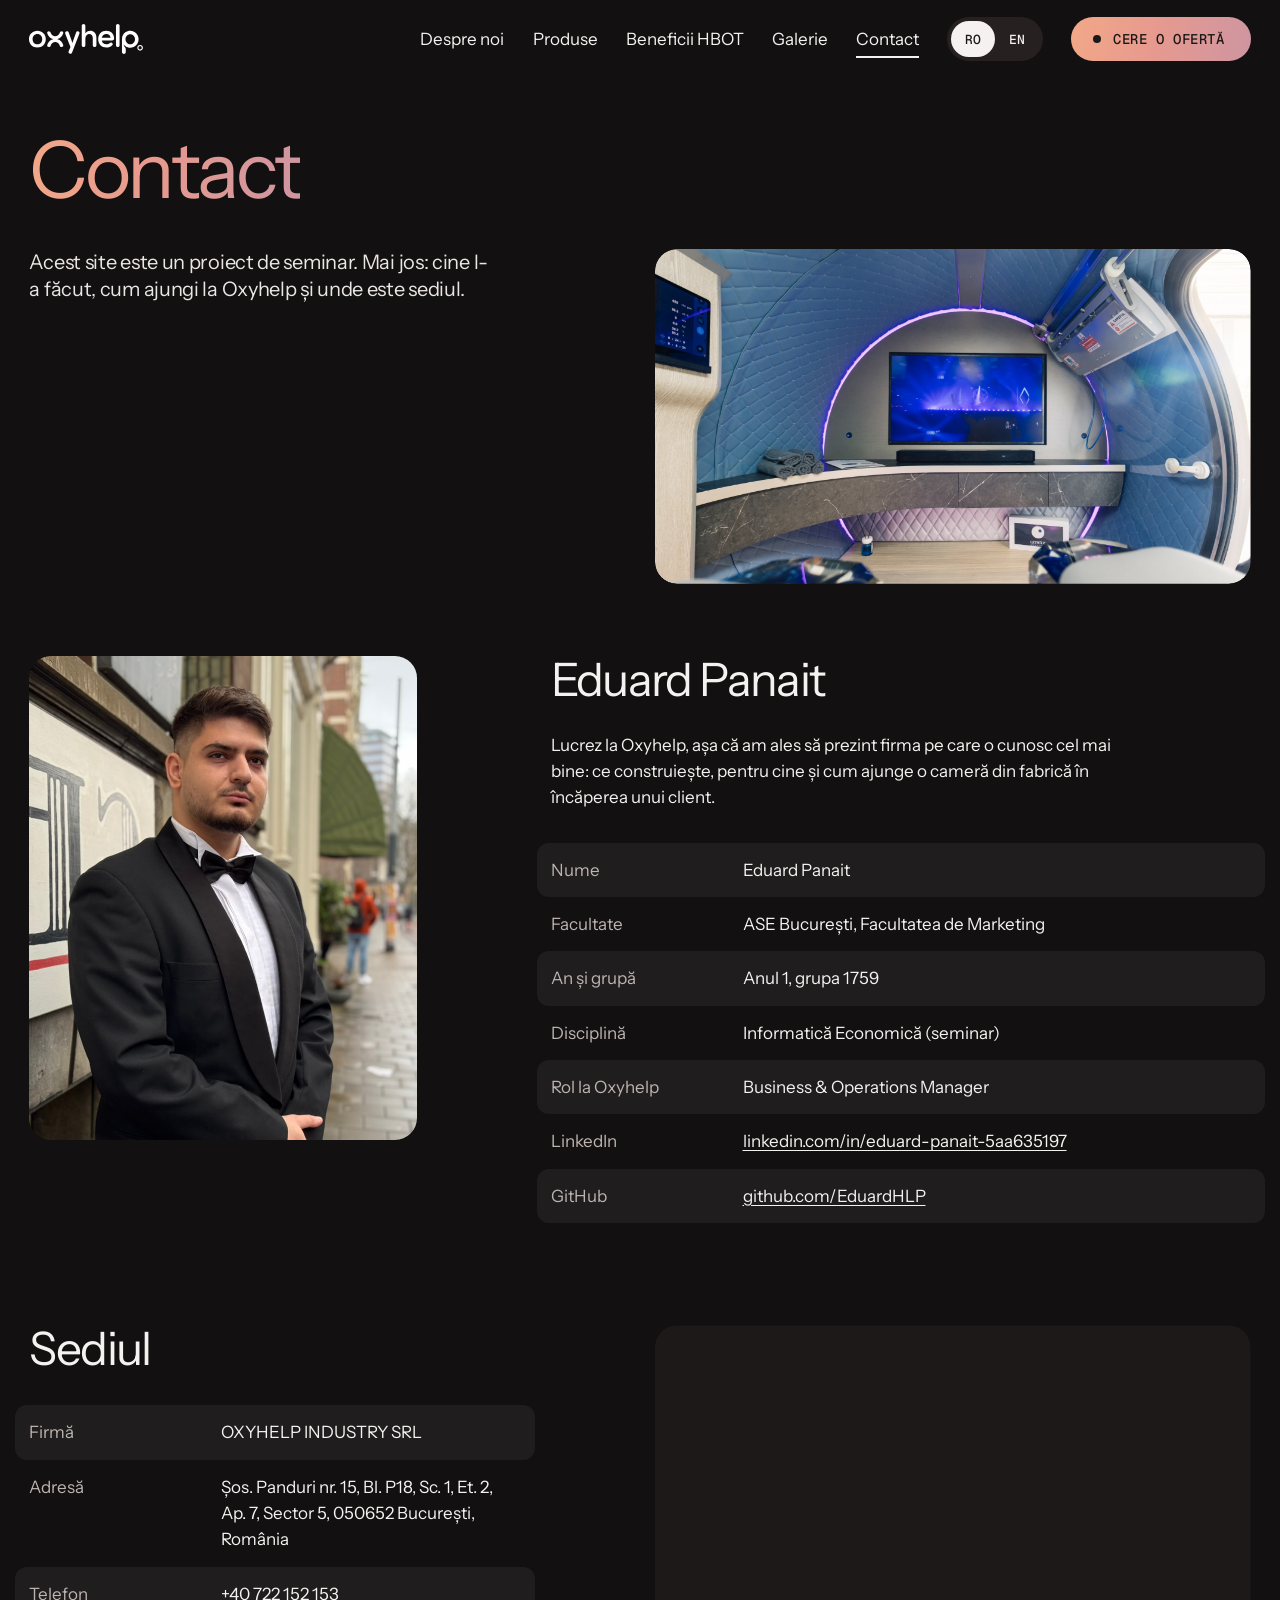
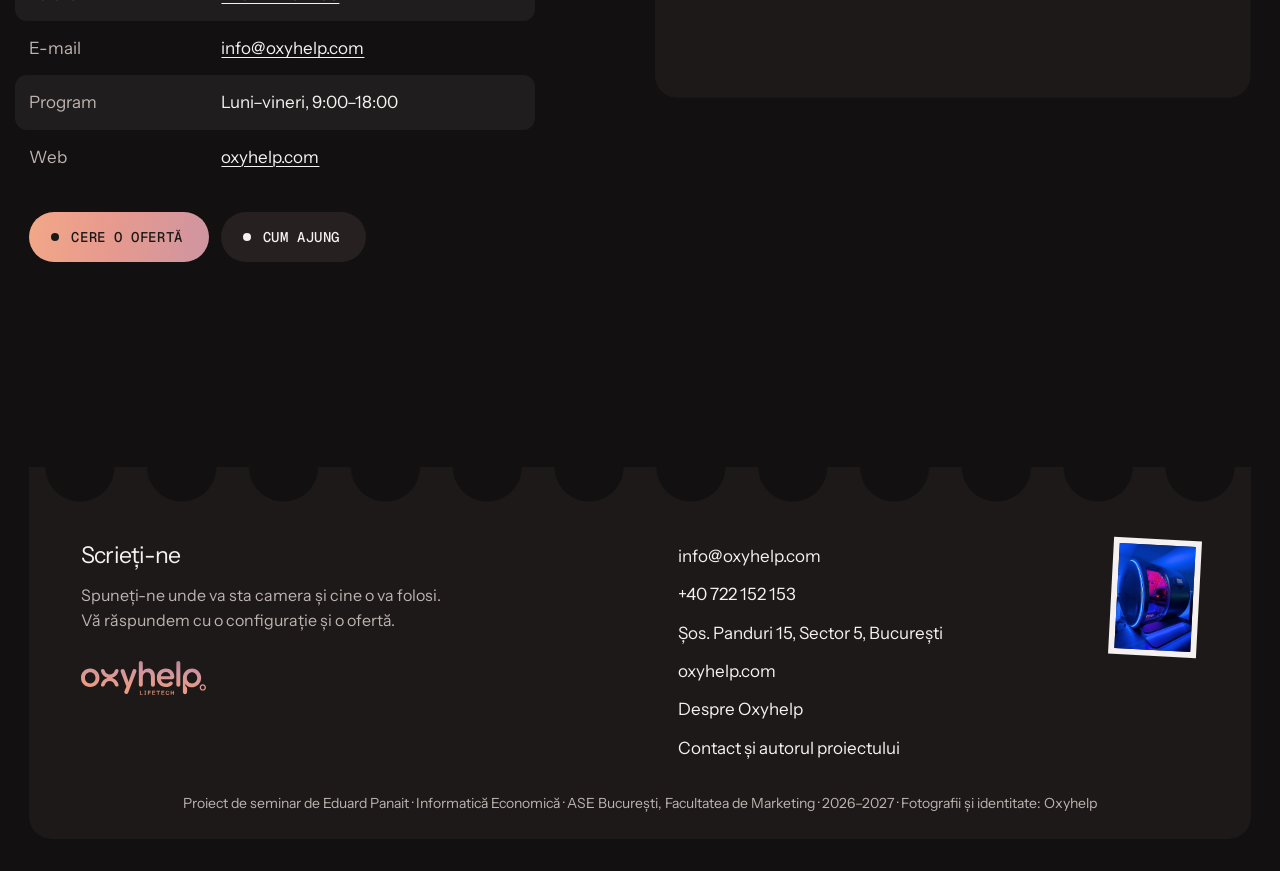
<file: contact.html>
<!doctype html>
<html lang="ro" data-lang="ro">
<head>
<meta charset="utf-8">
<meta name="viewport" content="width=device-width, initial-scale=1">
<meta name="theme-color" content="#121010">
<meta name="color-scheme" content="dark">
<title>Contact — Oxyhelp</title>
<meta name="title-en" content="Contact — Oxyhelp">
<meta name="description" content="Autorul proiectului (Eduard Panait), datele de contact Oxyhelp și harta sediului din București.">
<link rel="icon" href="assets/logo/oxyhelp-symbol-gradient.svg" type="image/svg+xml">
<link rel="preconnect" href="https://fonts.googleapis.com">
<link rel="preconnect" href="https://fonts.gstatic.com" crossorigin>
<link rel="stylesheet" href="https://fonts.googleapis.com/css2?family=Geist+Mono:wght@500&family=Instrument+Sans:wght@400;600&display=swap">
<link rel="stylesheet" href="assets/style.css">
<script>document.documentElement.className = 'js';</script>
</head>
<body>
<a class="skip" href="#continut" data-en="Skip to content">Sari la conținut</a>
<header class="top">
  <a class="top__logo" href="index.html" aria-label="Oxyhelp — Acasă" data-en-label="Oxyhelp — Home"><img src="assets/logo/oxyhelp-secondary-white.svg" alt="Oxyhelp" width="113" height="30"></a>
  <button class="menu-btn" type="button" aria-expanded="false" aria-controls="meniu" data-en="Menu">Meniu</button>
  <nav class="top__nav" id="meniu" aria-label="Principal">
    <a href="despre.html" data-en="About">Despre noi</a><a href="produse.html" data-en="Products">Produse</a><a href="beneficii.html" data-en="HBOT benefits">Beneficii HBOT</a><a href="galerie.html" data-en="Gallery">Galerie</a><a href="contact.html" aria-current="page" data-en="Contact">Contact</a>
    <div class="lang" role="group" aria-label="Limbă / Language">
      <button type="button" value="ro" aria-pressed="true" aria-label="Română">RO</button>
      <button type="button" value="en" aria-pressed="false" aria-label="English">EN</button>
    </div>
    <a class="btn" href="mailto:info@oxyhelp.com?subject=Cerere%20ofert%C4%83%20Oxyhelp&body=Bun%C4%83%20ziua%2C%0A%0AA%C8%99%20dori%20o%20ofert%C4%83%20pentru%20o%20camer%C4%83%20hiperbar%C4%83%20Oxyhelp.%0A%0AModel%3A%20%0A%C8%9Aar%C4%83%3A%20%0ATelefon%3A%20%0A" data-en-href="mailto:info@oxyhelp.com?subject=Oxyhelp%20quote%20request&body=Hello%2C%0A%0AI%20would%20like%20a%20quote%20for%20an%20Oxyhelp%20hyperbaric%20chamber.%0A%0AModel%3A%20%0ACountry%3A%20%0APhone%3A%20%0A"><span data-en="Request a quote">Cere o ofertă</span></a>
  </nav>
</header>
<main id="continut">
<section class="phead">
  <h1>Contact</h1>
  <div class="grid phead__row">
    <div class="phead__lead">
      <p class="lead rv" data-en="This site is a seminar project. Below: who made it, how to reach Oxyhelp and where the office is.">Acest site este un proiect de seminar. Mai jos: cine l-a făcut, cum ajungi la Oxyhelp și unde este sediul.</p>
    </div>
    <figure class="phead__pic pic pic--wide rv" style="--i:1">
      <img src="assets/img/foto-07.jpg" alt="Interiorul unei camere hiperbare Oxyhelp, cu ecran și panou tactil" data-en-alt="Inside an Oxyhelp hyperbaric chamber, with a screen and a touch panel" width="2000" height="1334">
    </figure>
  </div>
</section>

<section class="section wrap" aria-labelledby="t-eu" style="margin-top:72px">
  <div class="grid me">
    <div class="me__pic rv">
      <img src="assets/img/autor.jpg" alt="Eduard Panait" width="768" height="1024" style="object-position: 50% 20%">
    </div>
    <div class="me__txt">
      <h2 id="t-eu" class="rv">Eduard Panait</h2>
      <p class="rv" style="--i:1; margin-top:28px; max-width:52ch" data-en="I work at Oxyhelp, so I chose to present the company I know best: what it builds, for whom, and how a chamber gets from the factory into a client's room.">Lucrez la Oxyhelp, așa că am ales să prezint firma pe care o cunosc cel mai bine: ce construiește, pentru cine și cum ajunge o cameră din fabrică în încăperea unui client.</p>
      <dl class="me__list rv" style="--i:2">
        <div><dt data-en="Name">Nume</dt><dd>Eduard Panait</dd></div>
        <div><dt data-en="University">Facultate</dt><dd data-en="Bucharest University of Economic Studies (ASE), Faculty of Marketing">ASE București, Facultatea de Marketing</dd></div>
        <div><dt data-en="Year and group">An și grupă</dt><dd data-en="Year 1, group 1759">Anul 1, grupa 1759</dd></div>
        <div><dt data-en="Course">Disciplină</dt><dd data-en="Economic Informatics (seminar)">Informatică Economică (seminar)</dd></div>
        <div><dt data-en="Role at Oxyhelp">Rol la Oxyhelp</dt><dd>Business &amp; Operations Manager</dd></div>
        <div><dt>LinkedIn</dt><dd><a href="https://www.linkedin.com/in/eduard-panait-5aa635197/" rel="noopener">linkedin.com/in/eduard-panait-5aa635197</a></dd></div>
        <div><dt>GitHub</dt><dd><a href="https://github.com/EduardHLP" rel="noopener">github.com/EduardHLP</a></dd></div>
      </dl>
    </div>
  </div>
</section>

<section class="section wrap" aria-labelledby="t-harta">
  <div class="grid duo">
    <div class="duo__a">
      <h2 id="t-harta" class="rv" data-en="The office">Sediul</h2>
      <dl class="me__list rv" style="--i:1">
        <div><dt data-en="Company">Firmă</dt><dd>OXYHELP INDUSTRY SRL</dd></div>
        <div><dt data-en="Address">Adresă</dt><dd data-en="Șos. Panduri no. 15, Bl. P18, Sc. 1, Et. 2, Ap. 7, Sector 5, 050652 Bucharest, Romania">Șos. Panduri nr. 15, Bl. P18, Sc. 1, Et. 2, Ap. 7, Sector 5, 050652 București, România</dd></div>
        <div><dt data-en="Phone">Telefon</dt><dd><a href="tel:+40722152153">+40 722 152 153</a></dd></div>
        <div><dt>E-mail</dt><dd><a href="mailto:info@oxyhelp.com">info@oxyhelp.com</a></dd></div>
        <div><dt data-en="Hours">Program</dt><dd data-en="Monday to Friday, 9:00–18:00 (EET)">Luni–vineri, 9:00–18:00</dd></div>
        <div><dt>Web</dt><dd><a href="https://www.oxyhelp.com" rel="noopener">oxyhelp.com</a></dd></div>
      </dl>
      <div class="actions rv" style="--i:2">
        <a class="btn" href="mailto:info@oxyhelp.com?subject=Cerere%20ofert%C4%83%20Oxyhelp&body=Bun%C4%83%20ziua%2C%0A%0AA%C8%99%20dori%20o%20ofert%C4%83%20pentru%20o%20camer%C4%83%20hiperbar%C4%83%20Oxyhelp.%0A%0AModel%3A%20%0A%C8%9Aar%C4%83%3A%20%0ATelefon%3A%20%0A" data-en-href="mailto:info@oxyhelp.com?subject=Oxyhelp%20quote%20request&body=Hello%2C%0A%0AI%20would%20like%20a%20quote%20for%20an%20Oxyhelp%20hyperbaric%20chamber.%0A%0AModel%3A%20%0ACountry%3A%20%0APhone%3A%20%0A"><span data-en="Request a quote">Cere o ofertă</span></a>
        <a class="btn btn--quiet" href="https://www.google.com/maps/dir/?api=1&destination=Soseaua+Panduri+15+Sector+5+Bucuresti" target="_blank" rel="noopener"><span data-en="Directions">Cum ajung</span></a>
      </div>
    </div>
    <div class="duo__b embed embed--map rv">
      <iframe title="Harta sediului Oxyhelp — Șos. Panduri 15, București" src="https://www.google.com/maps?q=%C8%98oseaua+Panduri+15,+Sector+5,+Bucure%C8%99ti&z=16&output=embed" referrerpolicy="no-referrer-when-downgrade" allowfullscreen></iframe>
    </div>
  </div>
</section>

</main>
<footer class="foot">
  <div class="grid">
    <div class="foot__card">
      <div class="foot__say">
        <h2 data-en="Write to us">Scrieți-ne</h2>
        <p data-en="Tell us where the chamber will stand and who will use it. We reply with a configuration and a quote.">Spuneți-ne unde va sta camera și cine o va folosi. Vă răspundem cu o configurație și o ofertă.</p>
        <img src="assets/logo/oxyhelp-primary-gradient.svg" alt="Oxyhelp Lifetech" width="128" height="34">
      </div>
      <img class="foot__stamp" src="assets/img/foto-01.jpg" alt="" width="88" height="117" loading="lazy">
      <div class="foot__addr">
        <a href="mailto:info@oxyhelp.com?subject=Cerere%20ofert%C4%83%20Oxyhelp&body=Bun%C4%83%20ziua%2C%0A%0AA%C8%99%20dori%20o%20ofert%C4%83%20pentru%20o%20camer%C4%83%20hiperbar%C4%83%20Oxyhelp.%0A%0AModel%3A%20%0A%C8%9Aar%C4%83%3A%20%0ATelefon%3A%20%0A" data-en-href="mailto:info@oxyhelp.com?subject=Oxyhelp%20quote%20request&body=Hello%2C%0A%0AI%20would%20like%20a%20quote%20for%20an%20Oxyhelp%20hyperbaric%20chamber.%0A%0AModel%3A%20%0ACountry%3A%20%0APhone%3A%20%0A">info@oxyhelp.com</a>
        <a href="tel:+40722152153">+40 722 152 153</a>
<a href="https://www.google.com/maps/search/?api=1&query=Oxyhelp+Industry+Soseaua+Panduri+15+Bucuresti" rel="noopener" data-en="Șos. Panduri 15, Sector 5, Bucharest">Șos. Panduri 15, Sector 5, București</a>
<a href="https://www.oxyhelp.com" rel="noopener">oxyhelp.com</a>
        <a href="despre.html" data-en="About Oxyhelp">Despre Oxyhelp</a>
        <a href="contact.html" data-en="Contact and project author">Contact și autorul proiectului</a>
      </div>
      <p class="foot__imp" data-en="Seminar project by Eduard Panait · Economic Informatics · Bucharest University of Economic Studies, Faculty of Marketing · 2026–2027 · Photographs and brand: Oxyhelp">Proiect de seminar de Eduard Panait · Informatică Economică · ASE București, Facultatea de Marketing · 2026–2027 · Fotografii și identitate: Oxyhelp</p>
    </div>
  </div>
</footer>
<script src="assets/site.js"></script>
</body>
</html>
</file>
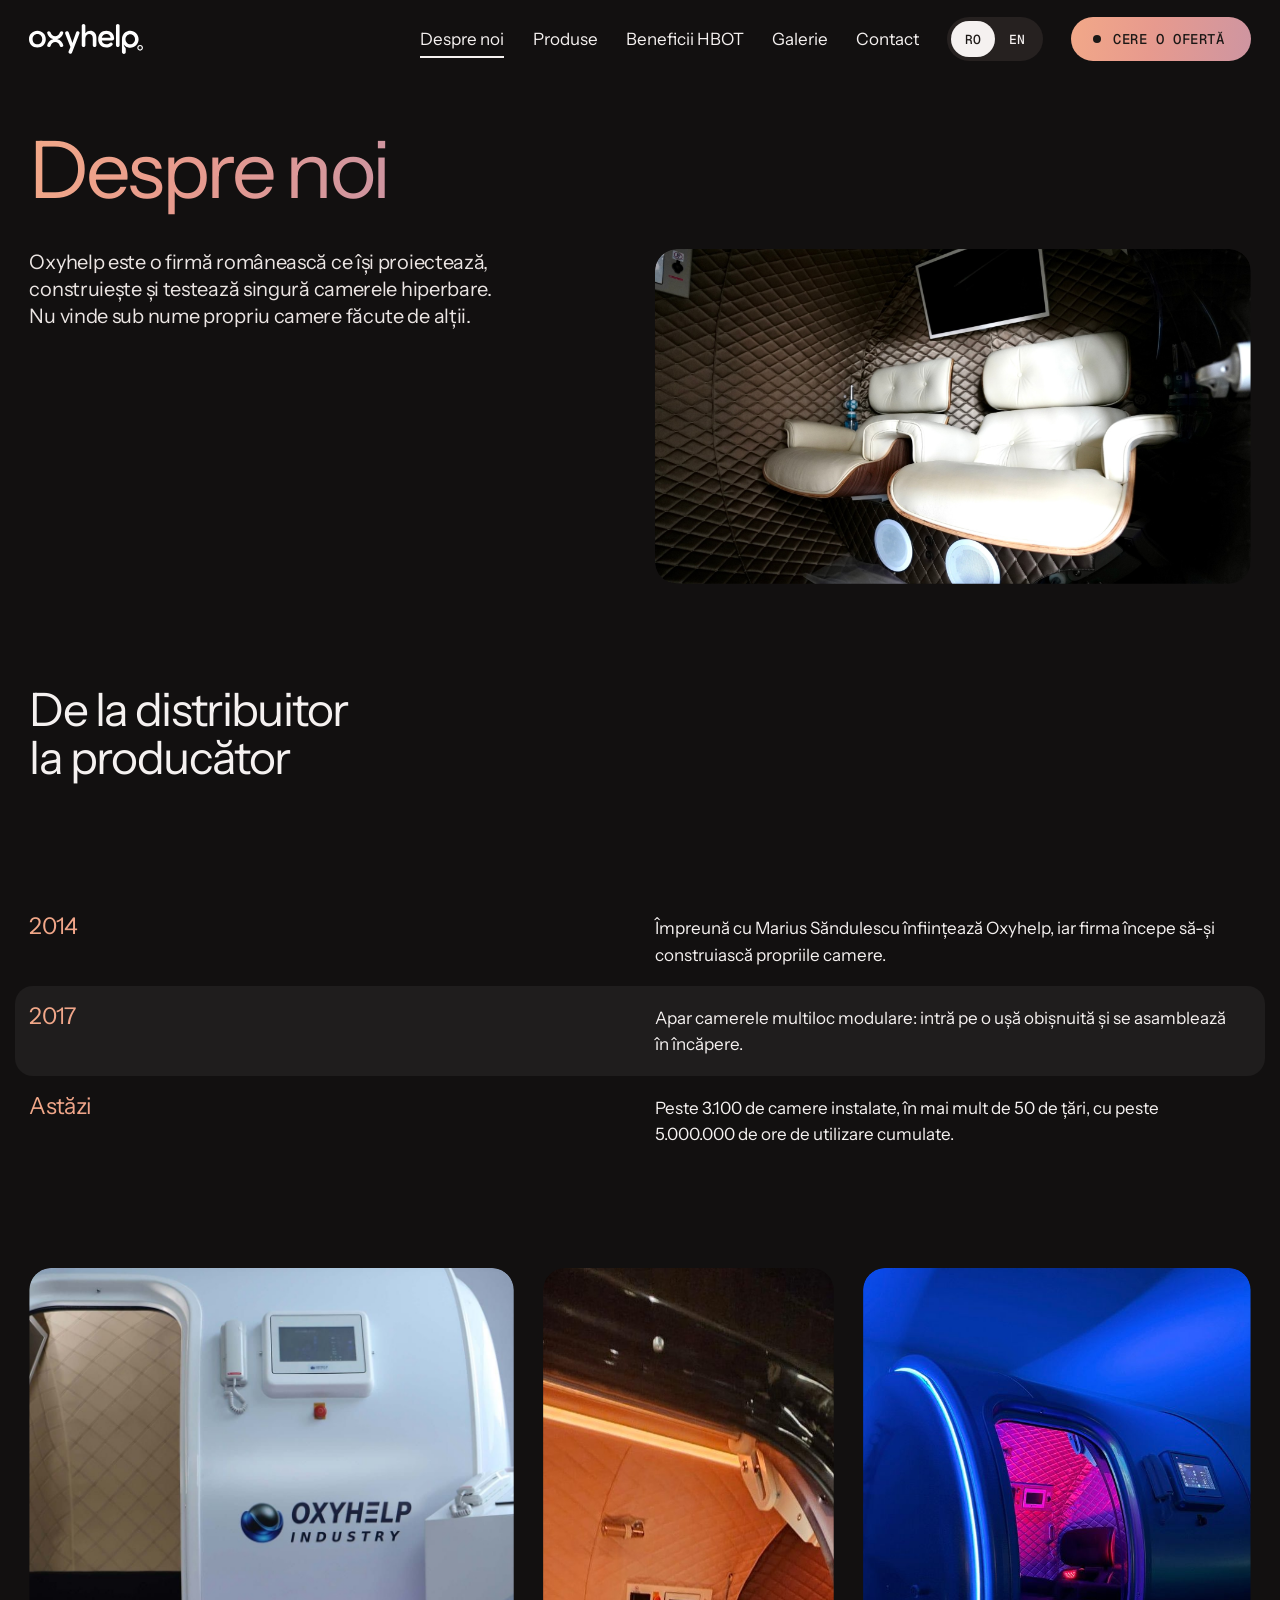
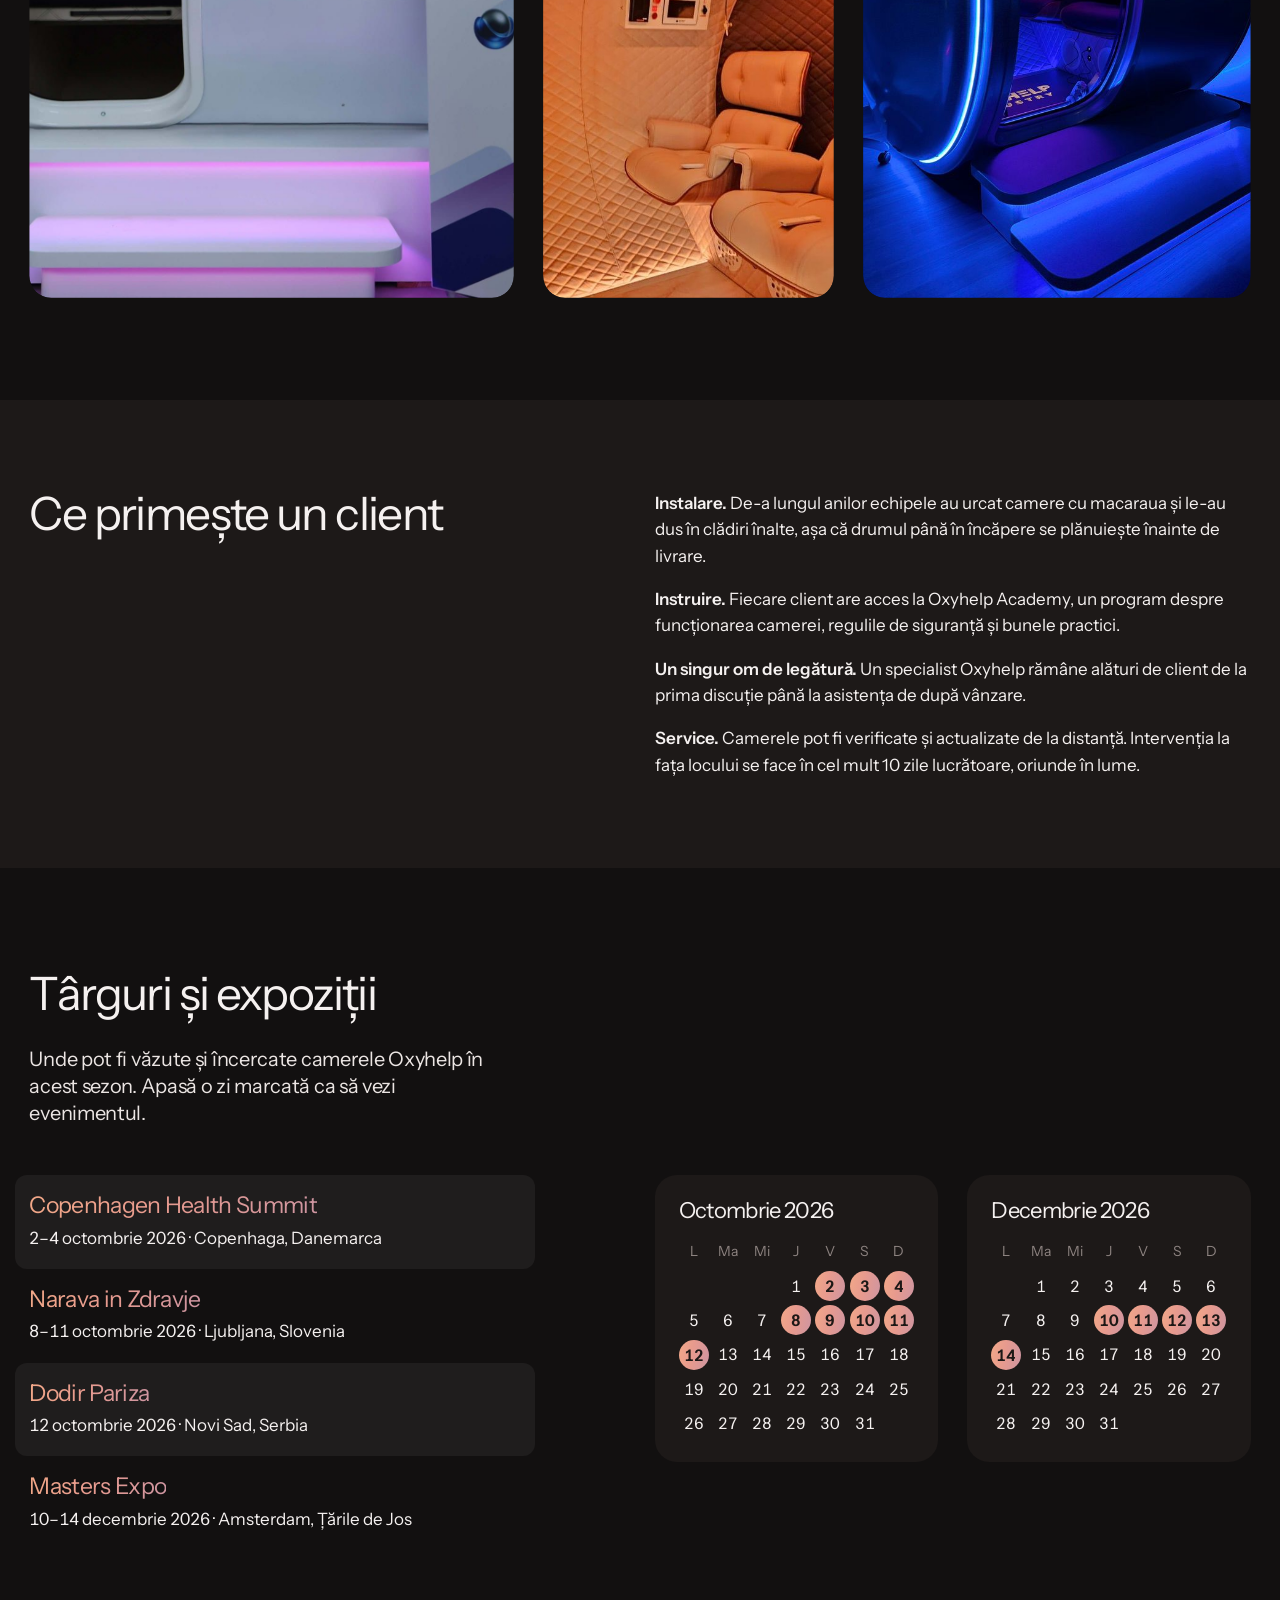
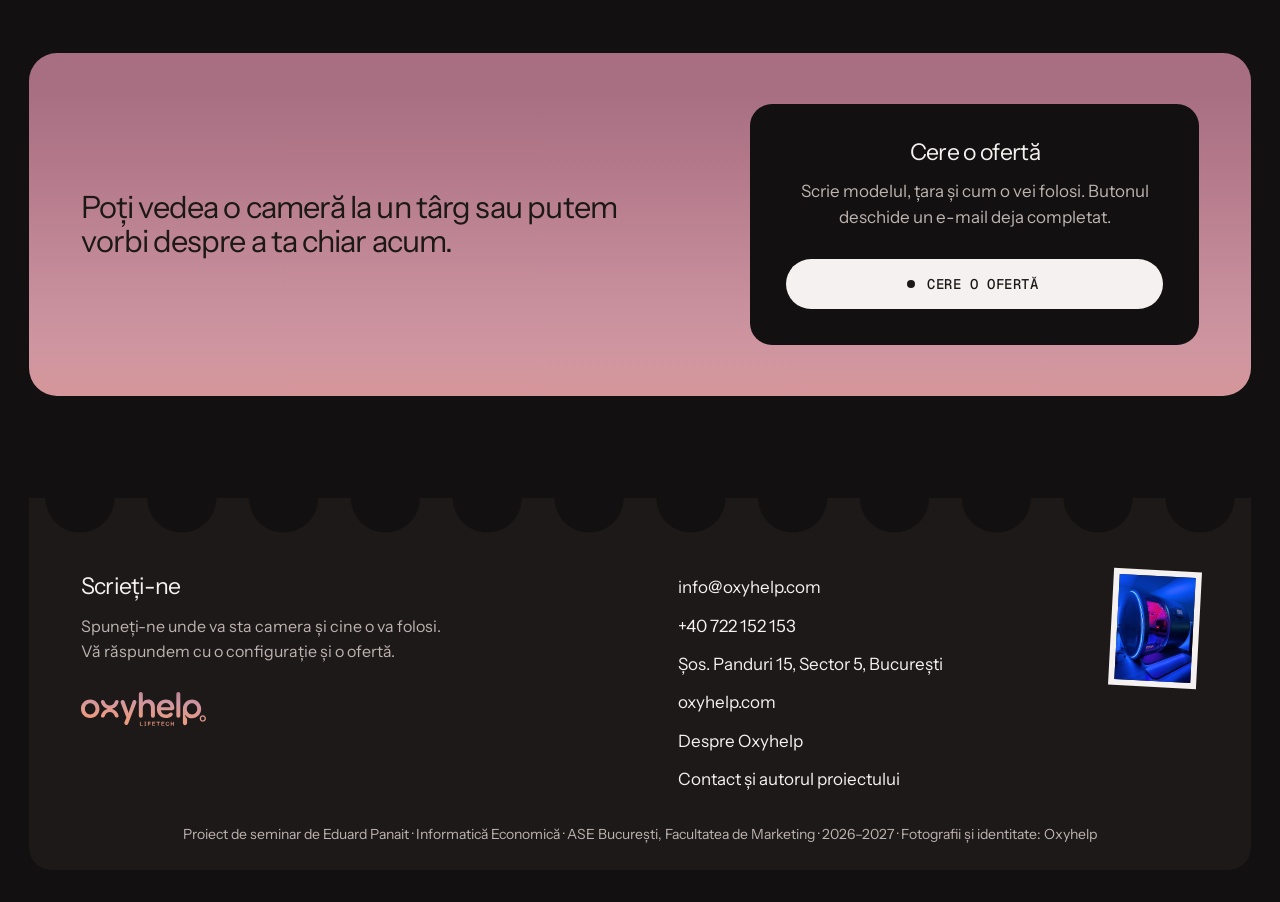
<file: despre.html>
<!doctype html>
<html lang="ro" data-lang="ro">
<head>
<meta charset="utf-8">
<meta name="viewport" content="width=device-width, initial-scale=1">
<meta name="theme-color" content="#121010">
<meta name="color-scheme" content="dark">
<title>Despre noi — Oxyhelp</title>
<meta name="title-en" content="About — Oxyhelp">
<meta name="description" content="Povestea Oxyhelp: din 2014 proiectează și construiește camere hiperbare, astăzi instalate în peste 50 de țări. Calendarul târgurilor și expozițiilor.">
<link rel="icon" href="assets/logo/oxyhelp-symbol-gradient.svg" type="image/svg+xml">
<link rel="preconnect" href="https://fonts.googleapis.com">
<link rel="preconnect" href="https://fonts.gstatic.com" crossorigin>
<link rel="stylesheet" href="https://fonts.googleapis.com/css2?family=Geist+Mono:wght@500&family=Instrument+Sans:wght@400;600&display=swap">
<link rel="stylesheet" href="assets/style.css">
<script>document.documentElement.className = 'js';</script>
</head>
<body>
<a class="skip" href="#continut" data-en="Skip to content">Sari la conținut</a>
<header class="top">
  <a class="top__logo" href="index.html" aria-label="Oxyhelp — Acasă" data-en-label="Oxyhelp — Home"><img src="assets/logo/oxyhelp-secondary-white.svg" alt="Oxyhelp" width="113" height="30"></a>
  <button class="menu-btn" type="button" aria-expanded="false" aria-controls="meniu" data-en="Menu">Meniu</button>
  <nav class="top__nav" id="meniu" aria-label="Principal">
    <a href="despre.html" aria-current="page" data-en="About">Despre noi</a><a href="produse.html" data-en="Products">Produse</a><a href="beneficii.html" data-en="HBOT benefits">Beneficii HBOT</a><a href="galerie.html" data-en="Gallery">Galerie</a><a href="contact.html" data-en="Contact">Contact</a>
    <div class="lang" role="group" aria-label="Limbă / Language">
      <button type="button" value="ro" aria-pressed="true" aria-label="Română">RO</button>
      <button type="button" value="en" aria-pressed="false" aria-label="English">EN</button>
    </div>
    <a class="btn" href="mailto:info@oxyhelp.com?subject=Cerere%20ofert%C4%83%20Oxyhelp&body=Bun%C4%83%20ziua%2C%0A%0AA%C8%99%20dori%20o%20ofert%C4%83%20pentru%20o%20camer%C4%83%20hiperbar%C4%83%20Oxyhelp.%0A%0AModel%3A%20%0A%C8%9Aar%C4%83%3A%20%0ATelefon%3A%20%0A" data-en-href="mailto:info@oxyhelp.com?subject=Oxyhelp%20quote%20request&body=Hello%2C%0A%0AI%20would%20like%20a%20quote%20for%20an%20Oxyhelp%20hyperbaric%20chamber.%0A%0AModel%3A%20%0ACountry%3A%20%0APhone%3A%20%0A"><span data-en="Request a quote">Cere o ofertă</span></a>
  </nav>
</header>
<main id="continut">
<section class="phead">
  <h1 data-en="About">Despre noi</h1>
  <div class="grid phead__row">
    <div class="phead__lead">
      <p class="lead rv" data-en="Oxyhelp is a Romanian company that designs, builds and tests its own hyperbaric chambers. It does not rebrand chambers made by others.">Oxyhelp este o firmă românească ce își proiectează, construiește și testează singură camerele hiperbare. Nu vinde sub nume propriu camere făcute de alții.</p>
    </div>
    <figure class="phead__pic pic pic--wide rv" style="--i:1">
      <img src="assets/img/foto-10.jpg" alt="Două fotolii crem pe perete matlasat maro, cu ecran deasupra" data-en-alt="Two cream lounge chairs against a brown quilted wall, with a screen above" width="2000" height="1336">
    </figure>
  </div>
</section>

<section class="section wrap" aria-labelledby="t-pov">
  <h2 id="t-pov" class="rv" data-en="From distributor<br>to manufacturer">De la distribuitor<br>la producător</h2>
  <ul class="rows">
    <li class="rv"><h3>2011</h3><p data-en="Valentin Ancuța begins distributing Japanese oxygen capsules across Europe.">Valentin Ancuța începe să distribuie în Europa capsule de oxigen japoneze.</p></li>
    <li class="rv"><h3>2014</h3><p data-en="Together with Marius Săndulescu he founds Oxyhelp, and the company starts building its own chambers.">Împreună cu Marius Săndulescu înființează Oxyhelp, iar firma începe să-și construiască propriile camere.</p></li>
    <li class="rv"><h3>2017</h3><p data-en="The modular multi-seat chambers appear: they are brought in through a standard doorway and assembled inside the room.">Apar camerele multiloc modulare: intră pe o ușă obișnuită și se asamblează în încăpere.</p></li>
    <li class="rv"><h3 data-en="Today">Astăzi</h3><p data-en="More than 3,100 chambers installed, in over 50 countries, with more than 5,000,000 cumulative hours of use.">Peste 3.100 de camere instalate, în mai mult de 50 de țări, cu peste 5.000.000 de ore de utilizare cumulate.</p></li>
  </ul>
</section>

<div class="trio">
  <img class="rv" src="assets/img/foto-03.jpg" alt="Cameră hiperbară Oxyhelp albă, cu unitatea de comandă alături" data-en-alt="White Oxyhelp hyperbaric chamber with the control unit beside it" width="1776" height="1332" loading="lazy">
  <img class="rv" style="--i:1" src="assets/img/foto-02.jpg" alt="Interior crem văzut prin ușa deschisă a camerei" data-en-alt="Cream interior seen through the open chamber door" width="747" height="1000" loading="lazy">
  <img class="rv" style="--i:2" src="assets/img/foto-01.jpg" alt="Cameră hiperbară închisă la culoare, cu inel de lumină albastră" data-en-alt="Dark hyperbaric chamber with a ring of blue light" width="768" height="1024" loading="lazy">
</div>

<section class="section field" aria-labelledby="t-cum">
  <div class="wrap grid duo">
    <div class="duo__a">
      <h2 id="t-cum" class="rv" data-en="What a client receives">Ce primește un client</h2>
    </div>
    <div class="duo__b prose stack">
      <p class="rv" data-en="<strong>Installation.</strong> Over the years the teams have brought chambers into buildings by crane and into towers, so the route to the room is planned before delivery."><strong>Instalare.</strong> De-a lungul anilor echipele au urcat camere cu macaraua și le-au dus în clădiri înalte, așa că drumul până în încăpere se plănuiește înainte de livrare.</p>
      <p class="rv" data-en="<strong>Training.</strong> Every client has access to Oxyhelp Academy, a programme about how the chamber works, safety rules and good practice."><strong>Instruire.</strong> Fiecare client are acces la Oxyhelp Academy, un program despre funcționarea camerei, regulile de siguranță și bunele practici.</p>
      <p class="rv" data-en="<strong>One contact person.</strong> A dedicated Oxyhelp specialist stays with the client from the first conversation to after-sales support."><strong>Un singur om de legătură.</strong> Un specialist Oxyhelp rămâne alături de client de la prima discuție până la asistența de după vânzare.</p>
      <p class="rv" data-en="<strong>Service.</strong> Chambers can be checked and updated remotely. On-site service is carried out within 10 working days anywhere in the world."><strong>Service.</strong> Camerele pot fi verificate și actualizate de la distanță. Intervenția la fața locului se face în cel mult 10 zile lucrătoare, oriunde în lume.</p>
    </div>
  </div>
</section>

<section class="section wrap" aria-labelledby="t-cal">
  <h2 id="t-cal" class="rv" data-en="Fairs and exhibitions">Târguri și expoziții</h2>
  <p class="lead rv" style="--i:1; margin-top:28px" data-en="Where Oxyhelp chambers can be seen and tried this season. Press a marked day to see the event.">Unde pot fi văzute și încercate camerele Oxyhelp în acest sezon. Apasă o zi marcată ca să vezi evenimentul.</p>
  <div class="grid cal" style="margin-top:48px">
    <ul class="cal__list">
      <li data-start="2026-10-02" data-end="2026-10-04"><b>Copenhagen Health Summit</b><time datetime="2026-10-02" data-en="2–4 October 2026">2–4 octombrie 2026</time> · <span data-en="Copenhagen, Denmark">Copenhaga, Danemarca</span></li>
      <li data-start="2026-10-08" data-end="2026-10-11"><b>Narava in Zdravje</b><time datetime="2026-10-08" data-en="8–11 October 2026">8–11 octombrie 2026</time> · <span data-en="Ljubljana, Slovenia">Ljubljana, Slovenia</span></li>
      <li data-start="2026-10-12" data-end="2026-10-12"><b>Dodir Pariza</b><time datetime="2026-10-12" data-en="12 October 2026">12 octombrie 2026</time> · <span data-en="Novi Sad, Serbia">Novi Sad, Serbia</span></li>
      <li data-start="2026-12-10" data-end="2026-12-14"><b>Masters Expo</b><time datetime="2026-12-10" data-en="10–14 December 2026">10–14 decembrie 2026</time> · <span data-en="Amsterdam, Netherlands">Amsterdam, Țările de Jos</span></li>
    </ul>
    <div class="cal__months" aria-label="Calendar" ></div>
  </div>
</section>

<section class="reply" aria-labelledby="t-cta">
  <p class="reply__say rv" data-en="You can see a chamber at a fair, or we can talk about yours right now.">Poți vedea o cameră la un târg sau putem vorbi despre a ta chiar acum.</p>
  <div class="reply__card rv">
    <h2 id="t-cta" data-en="Request a quote">Cere o ofertă</h2>
    <p data-en="Write the model, the country and how you will use it. The button opens an e-mail that is already filled in.">Scrie modelul, țara și cum o vei folosi. Butonul deschide un e-mail deja completat.</p>
    <a class="btn btn--ink btn--wide" href="mailto:info@oxyhelp.com?subject=Cerere%20ofert%C4%83%20Oxyhelp&body=Bun%C4%83%20ziua%2C%0A%0AA%C8%99%20dori%20o%20ofert%C4%83%20pentru%20o%20camer%C4%83%20hiperbar%C4%83%20Oxyhelp.%0A%0AModel%3A%20%0A%C8%9Aar%C4%83%3A%20%0ATelefon%3A%20%0A" data-en-href="mailto:info@oxyhelp.com?subject=Oxyhelp%20quote%20request&body=Hello%2C%0A%0AI%20would%20like%20a%20quote%20for%20an%20Oxyhelp%20hyperbaric%20chamber.%0A%0AModel%3A%20%0ACountry%3A%20%0APhone%3A%20%0A"><span data-en="Request a quote">Cere o ofertă</span></a>
  </div>
</section>

</main>
<footer class="foot">
  <div class="grid">
    <div class="foot__card">
      <div class="foot__say">
        <h2 data-en="Write to us">Scrieți-ne</h2>
        <p data-en="Tell us where the chamber will stand and who will use it. We reply with a configuration and a quote.">Spuneți-ne unde va sta camera și cine o va folosi. Vă răspundem cu o configurație și o ofertă.</p>
        <img src="assets/logo/oxyhelp-primary-gradient.svg" alt="Oxyhelp Lifetech" width="128" height="34">
      </div>
      <img class="foot__stamp" src="assets/img/foto-01.jpg" alt="" width="88" height="117" loading="lazy">
      <div class="foot__addr">
        <a href="mailto:info@oxyhelp.com?subject=Cerere%20ofert%C4%83%20Oxyhelp&body=Bun%C4%83%20ziua%2C%0A%0AA%C8%99%20dori%20o%20ofert%C4%83%20pentru%20o%20camer%C4%83%20hiperbar%C4%83%20Oxyhelp.%0A%0AModel%3A%20%0A%C8%9Aar%C4%83%3A%20%0ATelefon%3A%20%0A" data-en-href="mailto:info@oxyhelp.com?subject=Oxyhelp%20quote%20request&body=Hello%2C%0A%0AI%20would%20like%20a%20quote%20for%20an%20Oxyhelp%20hyperbaric%20chamber.%0A%0AModel%3A%20%0ACountry%3A%20%0APhone%3A%20%0A">info@oxyhelp.com</a>
        <a href="tel:+40722152153">+40 722 152 153</a>
<a href="https://www.google.com/maps/search/?api=1&query=Oxyhelp+Industry+Soseaua+Panduri+15+Bucuresti" rel="noopener" data-en="Șos. Panduri 15, Sector 5, Bucharest">Șos. Panduri 15, Sector 5, București</a>
<a href="https://www.oxyhelp.com" rel="noopener">oxyhelp.com</a>
        <a href="despre.html" data-en="About Oxyhelp">Despre Oxyhelp</a>
        <a href="contact.html" data-en="Contact and project author">Contact și autorul proiectului</a>
      </div>
      <p class="foot__imp" data-en="Seminar project by Eduard Panait · Economic Informatics · Bucharest University of Economic Studies, Faculty of Marketing · 2026–2027 · Photographs and brand: Oxyhelp">Proiect de seminar de Eduard Panait · Informatică Economică · ASE București, Facultatea de Marketing · 2026–2027 · Fotografii și identitate: Oxyhelp</p>
    </div>
  </div>
</footer>
<script src="assets/site.js"></script>
</body>
</html>
</file>
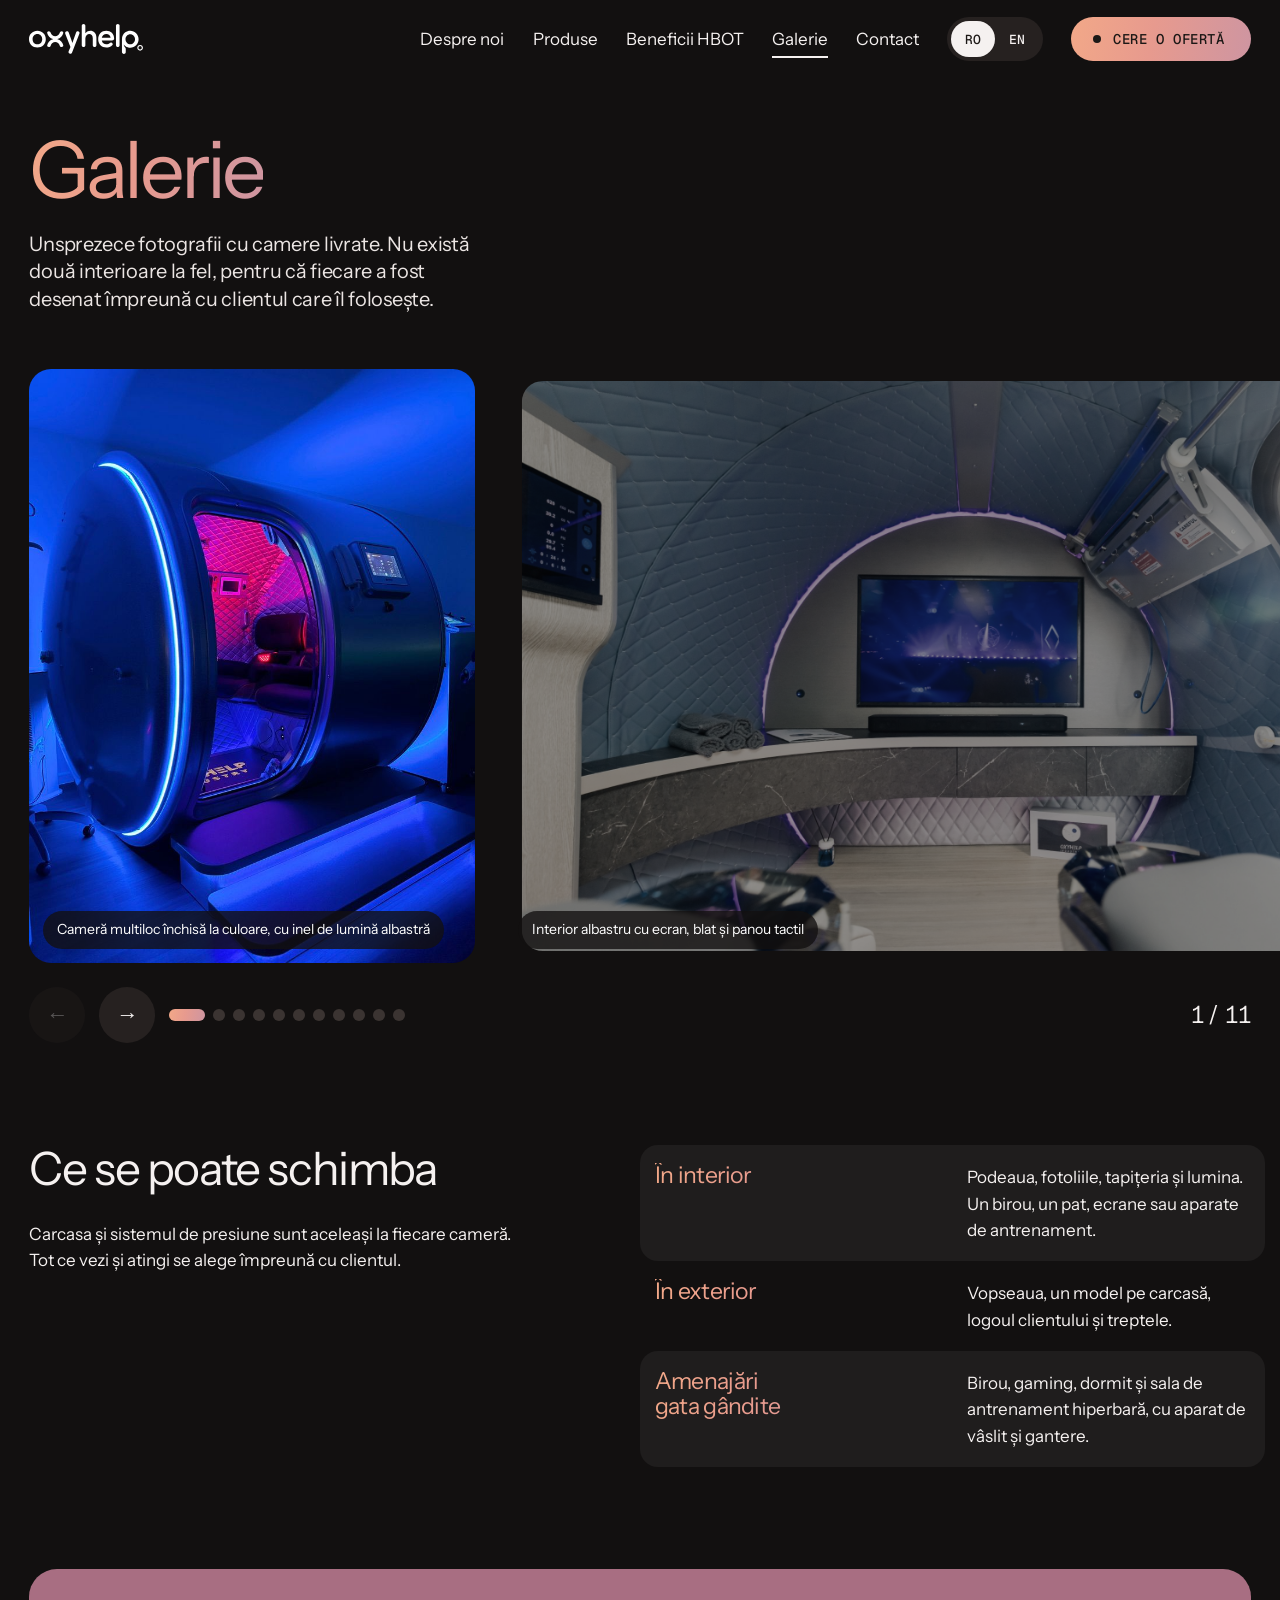
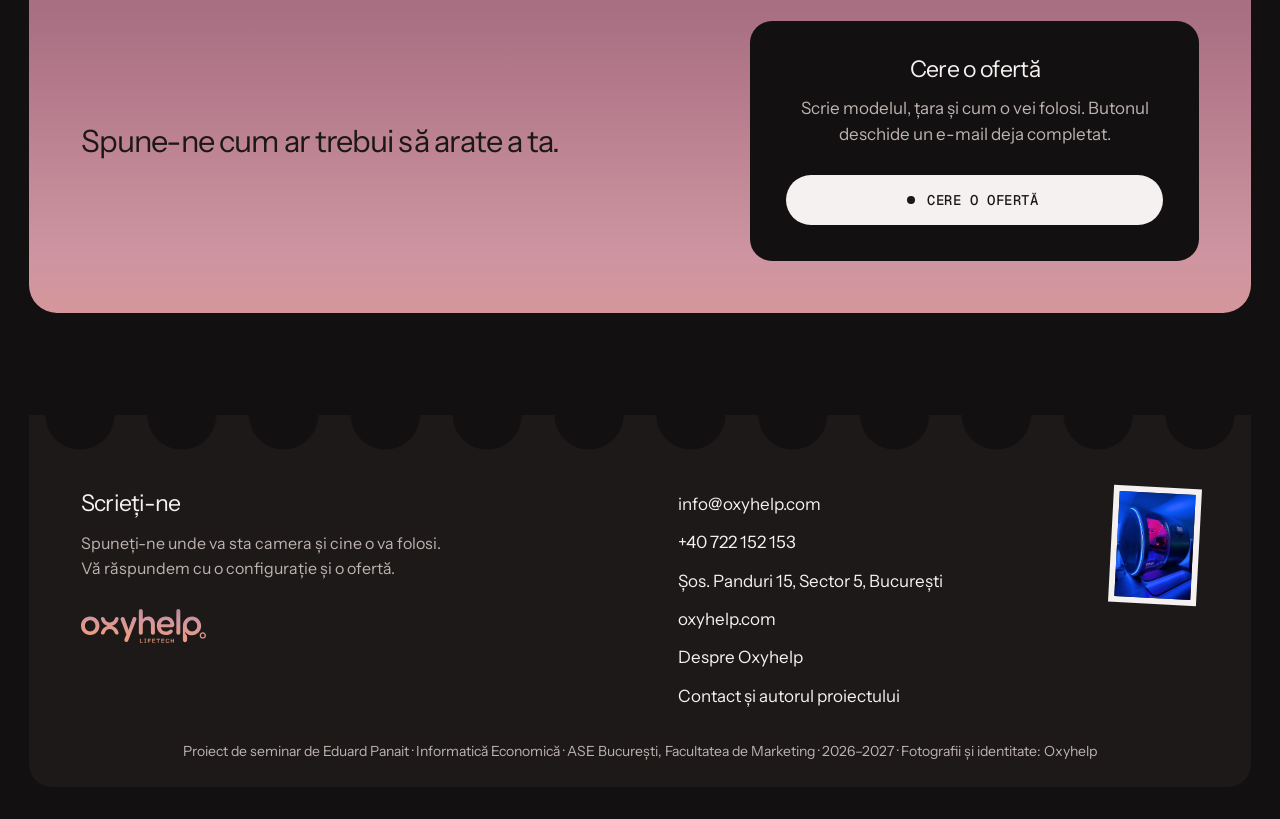
<file: galerie.html>
<!doctype html>
<html lang="ro" data-lang="ro">
<head>
<meta charset="utf-8">
<meta name="viewport" content="width=device-width, initial-scale=1">
<meta name="theme-color" content="#121010">
<meta name="color-scheme" content="dark">
<title>Galerie — Oxyhelp</title>
<meta name="title-en" content="Gallery — Oxyhelp">
<meta name="description" content="Galerie foto Oxyhelp: camere hiperbare livrate, cu interioare făcute la comandă. Carusel cu 11 fotografii.">
<link rel="icon" href="assets/logo/oxyhelp-symbol-gradient.svg" type="image/svg+xml">
<link rel="preconnect" href="https://fonts.googleapis.com">
<link rel="preconnect" href="https://fonts.gstatic.com" crossorigin>
<link rel="stylesheet" href="https://fonts.googleapis.com/css2?family=Geist+Mono:wght@500&family=Instrument+Sans:wght@400;600&display=swap">
<link rel="stylesheet" href="assets/style.css">
<script>document.documentElement.className = 'js';</script>
</head>
<body>
<a class="skip" href="#continut" data-en="Skip to content">Sari la conținut</a>
<header class="top">
  <a class="top__logo" href="index.html" aria-label="Oxyhelp — Acasă" data-en-label="Oxyhelp — Home"><img src="assets/logo/oxyhelp-secondary-white.svg" alt="Oxyhelp" width="113" height="30"></a>
  <button class="menu-btn" type="button" aria-expanded="false" aria-controls="meniu" data-en="Menu">Meniu</button>
  <nav class="top__nav" id="meniu" aria-label="Principal">
    <a href="despre.html" data-en="About">Despre noi</a><a href="produse.html" data-en="Products">Produse</a><a href="beneficii.html" data-en="HBOT benefits">Beneficii HBOT</a><a href="galerie.html" aria-current="page" data-en="Gallery">Galerie</a><a href="contact.html" data-en="Contact">Contact</a>
    <div class="lang" role="group" aria-label="Limbă / Language">
      <button type="button" value="ro" aria-pressed="true" aria-label="Română">RO</button>
      <button type="button" value="en" aria-pressed="false" aria-label="English">EN</button>
    </div>
    <a class="btn" href="mailto:info@oxyhelp.com?subject=Cerere%20ofert%C4%83%20Oxyhelp&body=Bun%C4%83%20ziua%2C%0A%0AA%C8%99%20dori%20o%20ofert%C4%83%20pentru%20o%20camer%C4%83%20hiperbar%C4%83%20Oxyhelp.%0A%0AModel%3A%20%0A%C8%9Aar%C4%83%3A%20%0ATelefon%3A%20%0A" data-en-href="mailto:info@oxyhelp.com?subject=Oxyhelp%20quote%20request&body=Hello%2C%0A%0AI%20would%20like%20a%20quote%20for%20an%20Oxyhelp%20hyperbaric%20chamber.%0A%0AModel%3A%20%0ACountry%3A%20%0APhone%3A%20%0A"><span data-en="Request a quote">Cere o ofertă</span></a>
  </nav>
</header>
<main id="continut">
<section class="phead">
  <h1 data-en="Gallery">Galerie</h1>
  <div class="grid phead__row">
    <div class="phead__lead" style="grid-column: 1 / span 7">
      <p class="lead rv" data-en="Eleven photographs of chambers that have been delivered. No two interiors are the same, because each was drawn with the client who uses it.">Unsprezece fotografii cu camere livrate. Nu există două interioare la fel, pentru că fiecare a fost desenat împreună cu clientul care îl folosește.</p>
    </div>
  </div>
</section>

<section class="section" aria-labelledby="t-car" style="margin-top:56px">
  <h2 id="t-car" class="sr" data-en="Photo carousel">Carusel de fotografii</h2>
  <div class="car rv">
    <div class="car__track" tabindex="0" role="region" aria-label="Carusel de fotografii — derulează sau folosește săgețile" data-en-label="Photo carousel — scroll or use the arrow keys">
      <figure class="car__s"><img src="assets/img/foto-01.jpg" alt="Cameră multiloc închisă la culoare, cu inel de lumină albastră" data-en-alt="Dark multi-seat chamber with a ring of blue light" width="768" height="1024"><figcaption data-en="Dark multi-seat chamber with a ring of blue light">Cameră multiloc închisă la culoare, cu inel de lumină albastră</figcaption></figure>
      <figure class="car__s"><img src="assets/img/foto-07.jpg" alt="Interior albastru cu ecran, blat și panou tactil" data-en-alt="Blue interior with a screen, a shelf and a touch panel" width="2000" height="1334"><figcaption data-en="Blue interior with a screen, a shelf and a touch panel">Interior albastru cu ecran, blat și panou tactil</figcaption></figure>
      <figure class="car__s"><img src="assets/img/foto-11.jpg" alt="Două fotolii portocalii rabatabile, câte un ecran pentru fiecare" data-en-alt="Two orange reclining seats, a screen for each" width="2000" height="1336" loading="lazy"><figcaption data-en="Two orange reclining seats, a screen for each">Două fotolii portocalii rabatabile, câte un ecran pentru fiecare</figcaption></figure>
      <figure class="car__s"><img src="assets/img/foto-08.jpg" alt="Două fotolii albe și panoul tactil, în lumină violet" data-en-alt="Two white seats and the touch panel, in violet light" width="1336" height="2000" loading="lazy"><figcaption data-en="Two white seats and the touch panel, in violet light">Două fotolii albe și panoul tactil, în lumină violet</figcaption></figure>
      <figure class="car__s"><img src="assets/img/foto-09.jpg" alt="Sală de antrenament: aparat de vâslit și gantere" data-en-alt="Training room: rowing machine and dumbbells" width="1336" height="2000" loading="lazy"><figcaption data-en="Training room: rowing machine and dumbbells">Sală de antrenament: aparat de vâslit și gantere</figcaption></figure>
      <figure class="car__s"><img src="assets/img/foto-05.jpg" alt="Fotolii crem cu taburet și pereți matlasați" data-en-alt="Cream lounge chairs with an ottoman and quilted walls" width="2000" height="1080" loading="lazy"><figcaption data-en="Cream lounge chairs with an ottoman and quilted walls">Fotolii crem cu taburet și pereți matlasați</figcaption></figure>
      <figure class="car__s"><img src="assets/img/foto-10.jpg" alt="Fotolii crem pe tapițerie maro" data-en-alt="Cream lounge chairs on brown upholstery" width="2000" height="1336" loading="lazy"><figcaption data-en="Cream lounge chairs on brown upholstery">Fotolii crem pe tapițerie maro</figcaption></figure>
      <figure class="car__s"><img src="assets/img/foto-04.jpg" alt="Piele neagră și ecran pe perete" data-en-alt="Black leather and a screen on the wall" width="1200" height="1600" loading="lazy"><figcaption data-en="Black leather and a screen on the wall">Piele neagră și ecran pe perete</figcaption></figure>
      <figure class="car__s"><img src="assets/img/foto-02.jpg" alt="Interior crem văzut prin ușa deschisă" data-en-alt="Cream interior seen through the open door" width="747" height="1000" loading="lazy"><figcaption data-en="Cream interior seen through the open door">Interior crem văzut prin ușa deschisă</figcaption></figure>
      <figure class="car__s"><img src="assets/img/foto-03.jpg" alt="Cameră albă cu treaptă iluminată și unitate de comandă" data-en-alt="White chamber with a lit step and the control unit" width="1776" height="1332" loading="lazy"><figcaption data-en="White chamber with a lit step and the control unit">Cameră albă cu treaptă iluminată și unitate de comandă</figcaption></figure>
      <figure class="car__s"><img src="assets/img/foto-06.jpg" alt="Cameră monoloc cu fereastră transparentă" data-en-alt="One-person chamber with a transparent window" width="921" height="1051" loading="lazy"><figcaption data-en="One-person chamber with a transparent window">Cameră monoloc cu fereastră transparentă</figcaption></figure>
    </div>
    <div class="car__bar">
      <button class="car__btn" type="button" data-dir="-1" aria-label="Fotografia anterioară" data-en-label="Previous photo">←</button>
      <button class="car__btn" type="button" data-dir="1" aria-label="Fotografia următoare" data-en-label="Next photo">→</button>
      <div class="car__dots"></div>
      <span class="car__count" aria-live="polite">1 / 11</span>
    </div>
  </div>
</section>

<section class="section wrap" aria-labelledby="t-ce">
  <div class="grid duo">
    <div class="duo__a">
      <h2 id="t-ce" class="rv" data-en="What can be changed">Ce se poate schimba</h2>
      <p class="rv" style="--i:1; margin-top:28px; max-width:44ch" data-en="The shell and the pressure system are the same in every chamber. Everything you see and touch is chosen with the client.">Carcasa și sistemul de presiune sunt aceleași la fiecare cameră. Tot ce vezi și atingi se alege împreună cu clientul.</p>
    </div>
    <ul class="duo__b rows" style="margin-top:0">
      <li class="rv"><h3 data-en="Inside">În interior</h3><p data-en="The floor, the seats, the upholstery and the light. A desk, a bed, screens or training equipment.">Podeaua, fotoliile, tapițeria și lumina. Un birou, un pat, ecrane sau aparate de antrenament.</p></li>
      <li class="rv"><h3 data-en="Outside">În exterior</h3><p data-en="The paint, a pattern on the hull, the client's logo and the steps.">Vopseaua, un model pe carcasă, logoul clientului și treptele.</p></li>
      <li class="rv"><h3 data-en="Ready-made layouts">Amenajări gata gândite</h3><p data-en="Office, gaming, sleeping, and the hyperbaric gym with a water rower and dumbbells.">Birou, gaming, dormit și sala de antrenament hiperbară, cu aparat de vâslit și gantere.</p></li>
    </ul>
  </div>
</section>

<section class="reply" aria-labelledby="t-cta">
  <p class="reply__say rv" data-en="Tell us what yours should look like.">Spune-ne cum ar trebui să arate a ta.</p>
  <div class="reply__card rv">
    <h2 id="t-cta" data-en="Request a quote">Cere o ofertă</h2>
    <p data-en="Write the model, the country and how you will use it. The button opens an e-mail that is already filled in.">Scrie modelul, țara și cum o vei folosi. Butonul deschide un e-mail deja completat.</p>
    <a class="btn btn--ink btn--wide" href="mailto:info@oxyhelp.com?subject=Cerere%20ofert%C4%83%20Oxyhelp&body=Bun%C4%83%20ziua%2C%0A%0AA%C8%99%20dori%20o%20ofert%C4%83%20pentru%20o%20camer%C4%83%20hiperbar%C4%83%20Oxyhelp.%0A%0AModel%3A%20%0A%C8%9Aar%C4%83%3A%20%0ATelefon%3A%20%0A" data-en-href="mailto:info@oxyhelp.com?subject=Oxyhelp%20quote%20request&body=Hello%2C%0A%0AI%20would%20like%20a%20quote%20for%20an%20Oxyhelp%20hyperbaric%20chamber.%0A%0AModel%3A%20%0ACountry%3A%20%0APhone%3A%20%0A"><span data-en="Request a quote">Cere o ofertă</span></a>
  </div>
</section>

</main>
<footer class="foot">
  <div class="grid">
    <div class="foot__card">
      <div class="foot__say">
        <h2 data-en="Write to us">Scrieți-ne</h2>
        <p data-en="Tell us where the chamber will stand and who will use it. We reply with a configuration and a quote.">Spuneți-ne unde va sta camera și cine o va folosi. Vă răspundem cu o configurație și o ofertă.</p>
        <img src="assets/logo/oxyhelp-primary-gradient.svg" alt="Oxyhelp Lifetech" width="128" height="34">
      </div>
      <img class="foot__stamp" src="assets/img/foto-01.jpg" alt="" width="88" height="117" loading="lazy">
      <div class="foot__addr">
        <a href="mailto:info@oxyhelp.com?subject=Cerere%20ofert%C4%83%20Oxyhelp&body=Bun%C4%83%20ziua%2C%0A%0AA%C8%99%20dori%20o%20ofert%C4%83%20pentru%20o%20camer%C4%83%20hiperbar%C4%83%20Oxyhelp.%0A%0AModel%3A%20%0A%C8%9Aar%C4%83%3A%20%0ATelefon%3A%20%0A" data-en-href="mailto:info@oxyhelp.com?subject=Oxyhelp%20quote%20request&body=Hello%2C%0A%0AI%20would%20like%20a%20quote%20for%20an%20Oxyhelp%20hyperbaric%20chamber.%0A%0AModel%3A%20%0ACountry%3A%20%0APhone%3A%20%0A">info@oxyhelp.com</a>
        <a href="tel:+40722152153">+40 722 152 153</a>
<a href="https://www.google.com/maps/search/?api=1&query=Oxyhelp+Industry+Soseaua+Panduri+15+Bucuresti" rel="noopener" data-en="Șos. Panduri 15, Sector 5, Bucharest">Șos. Panduri 15, Sector 5, București</a>
<a href="https://www.oxyhelp.com" rel="noopener">oxyhelp.com</a>
        <a href="despre.html" data-en="About Oxyhelp">Despre Oxyhelp</a>
        <a href="contact.html" data-en="Contact and project author">Contact și autorul proiectului</a>
      </div>
      <p class="foot__imp" data-en="Seminar project by Eduard Panait · Economic Informatics · Bucharest University of Economic Studies, Faculty of Marketing · 2026–2027 · Photographs and brand: Oxyhelp">Proiect de seminar de Eduard Panait · Informatică Economică · ASE București, Facultatea de Marketing · 2026–2027 · Fotografii și identitate: Oxyhelp</p>
    </div>
  </div>
</footer>
<script src="assets/site.js"></script>
</body>
</html>
</file>
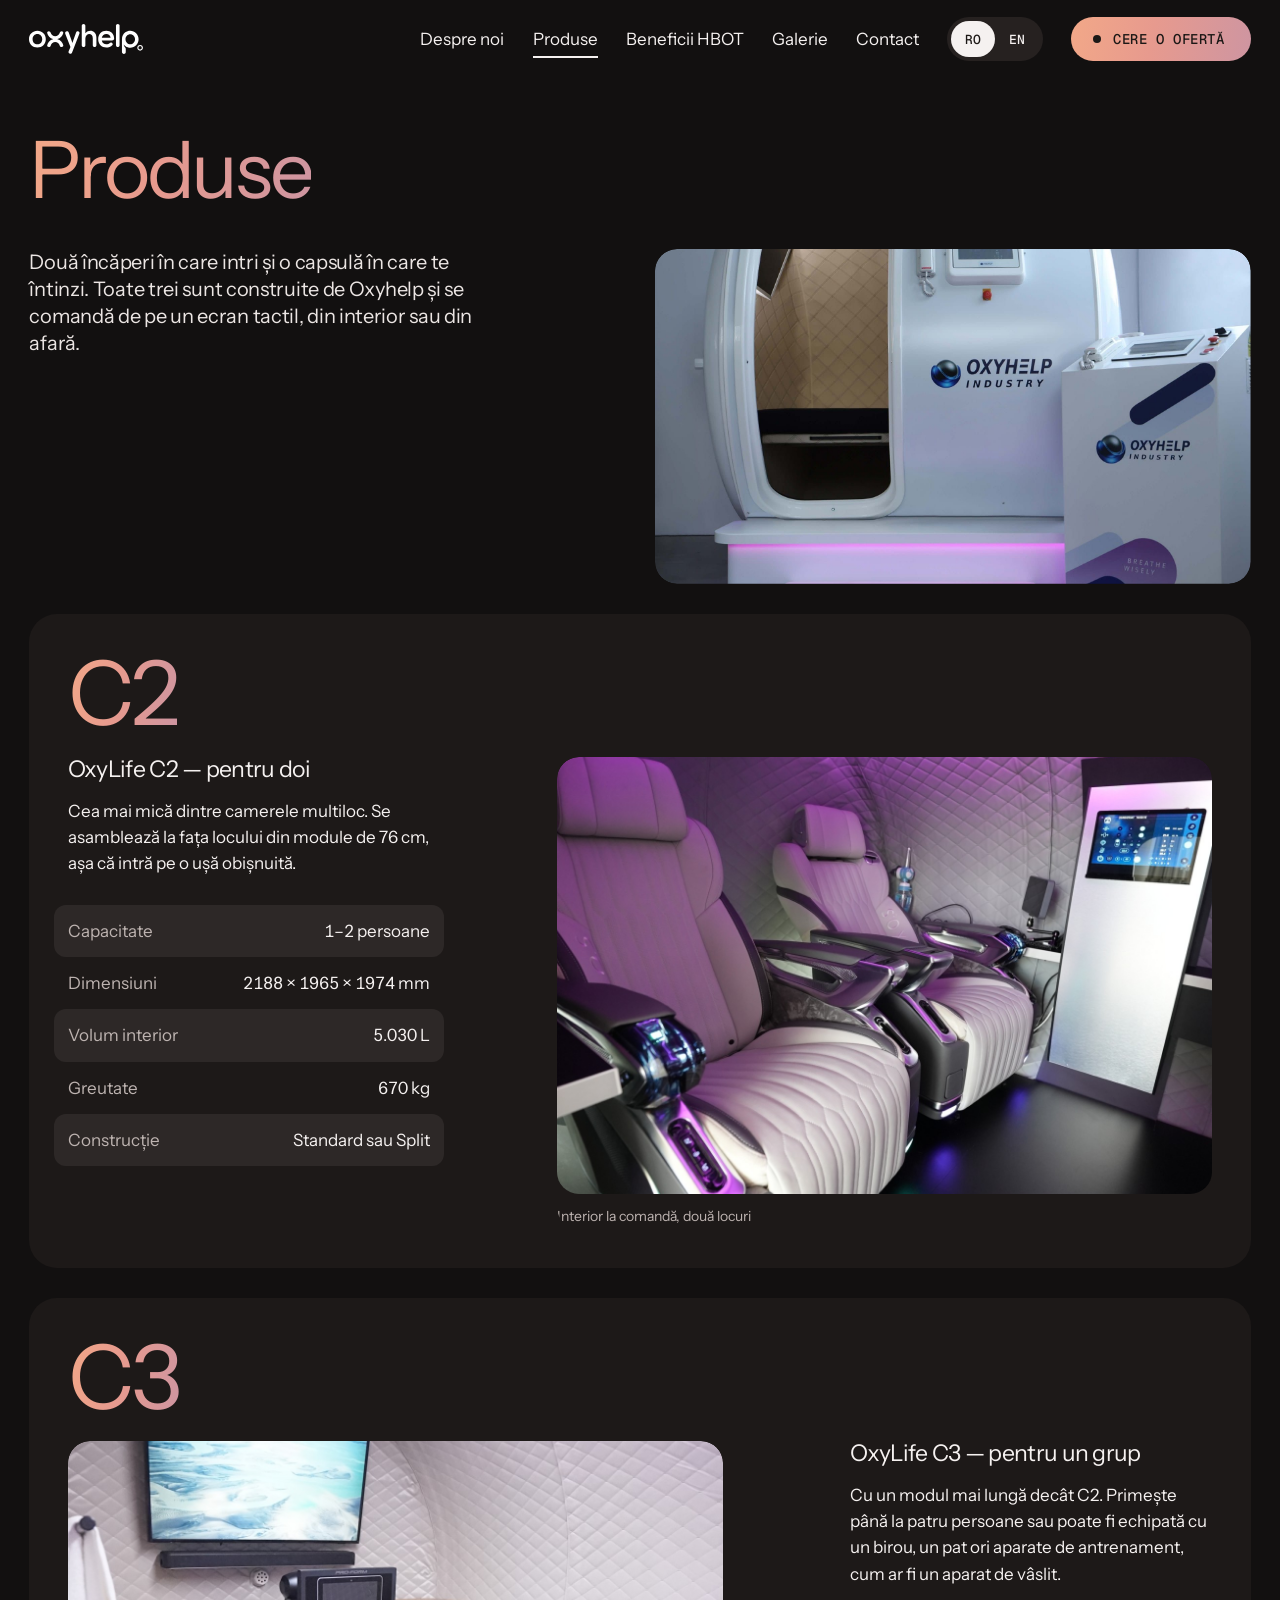
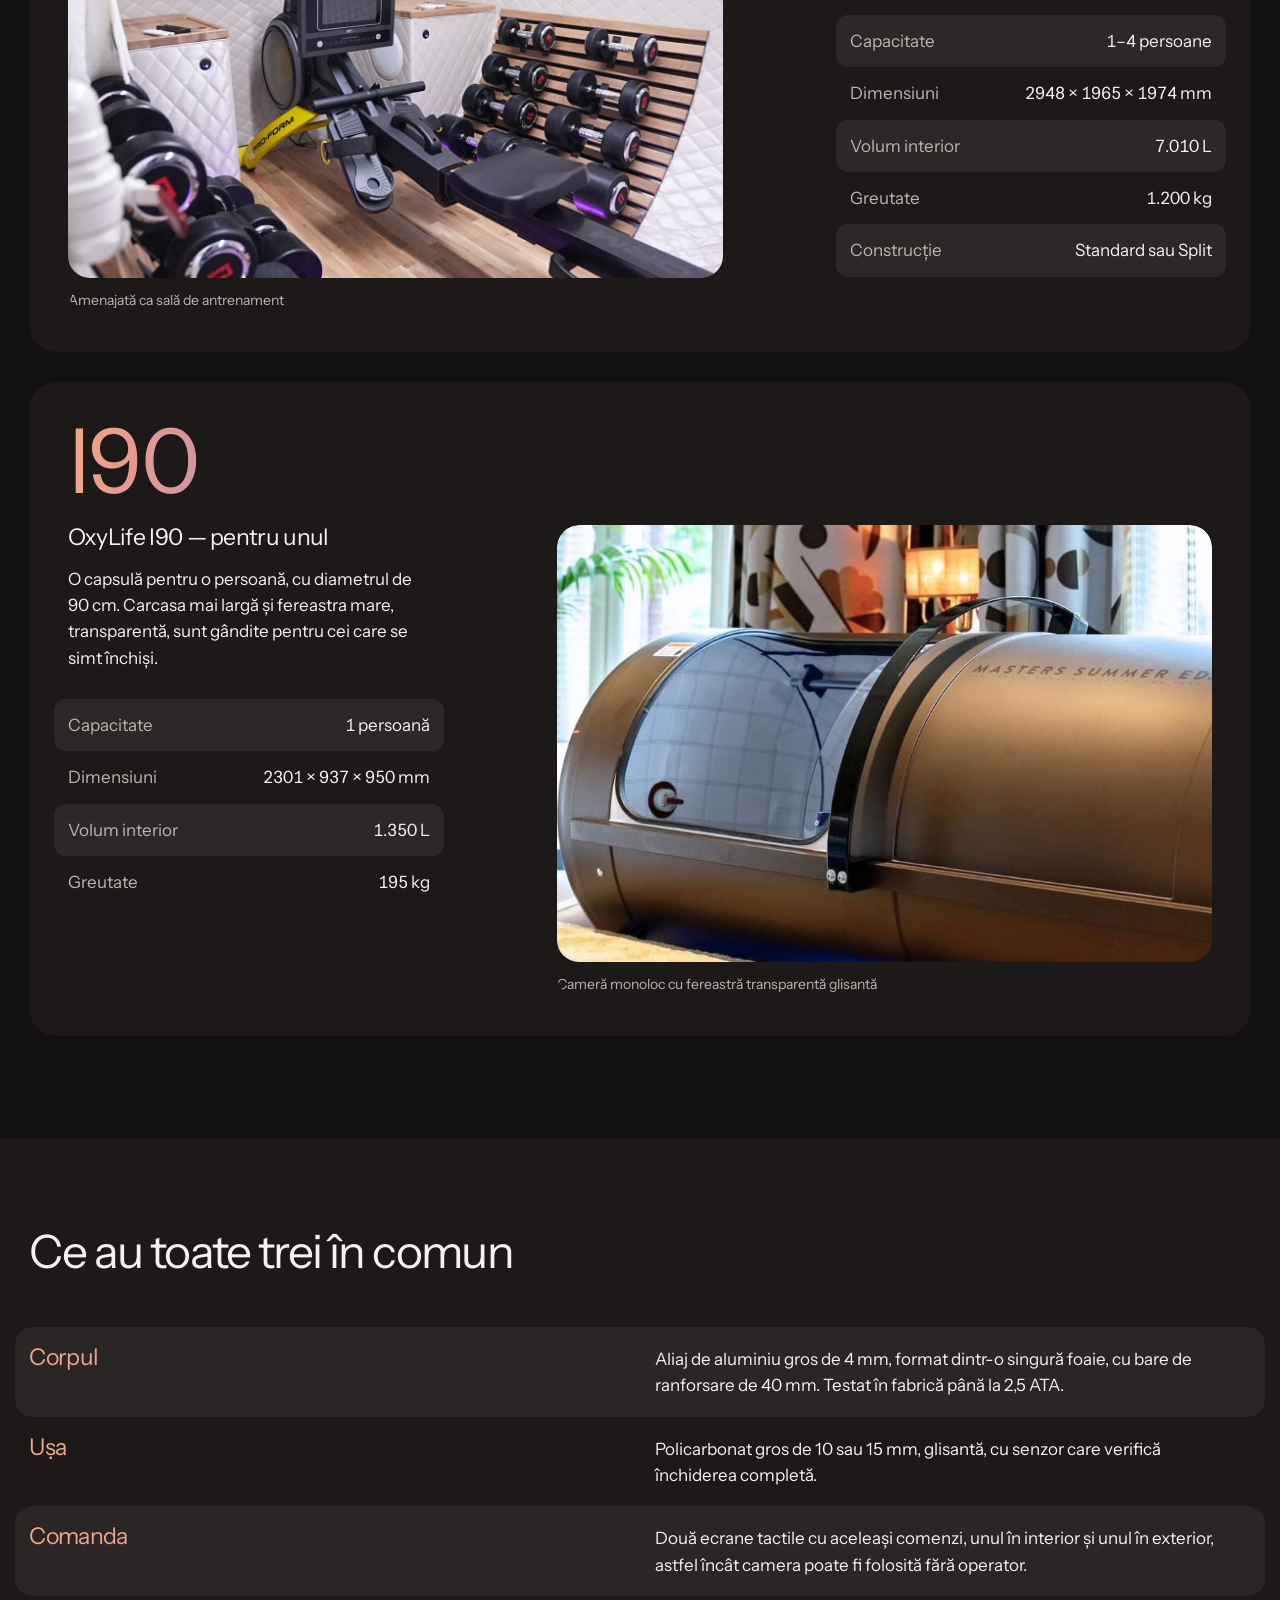
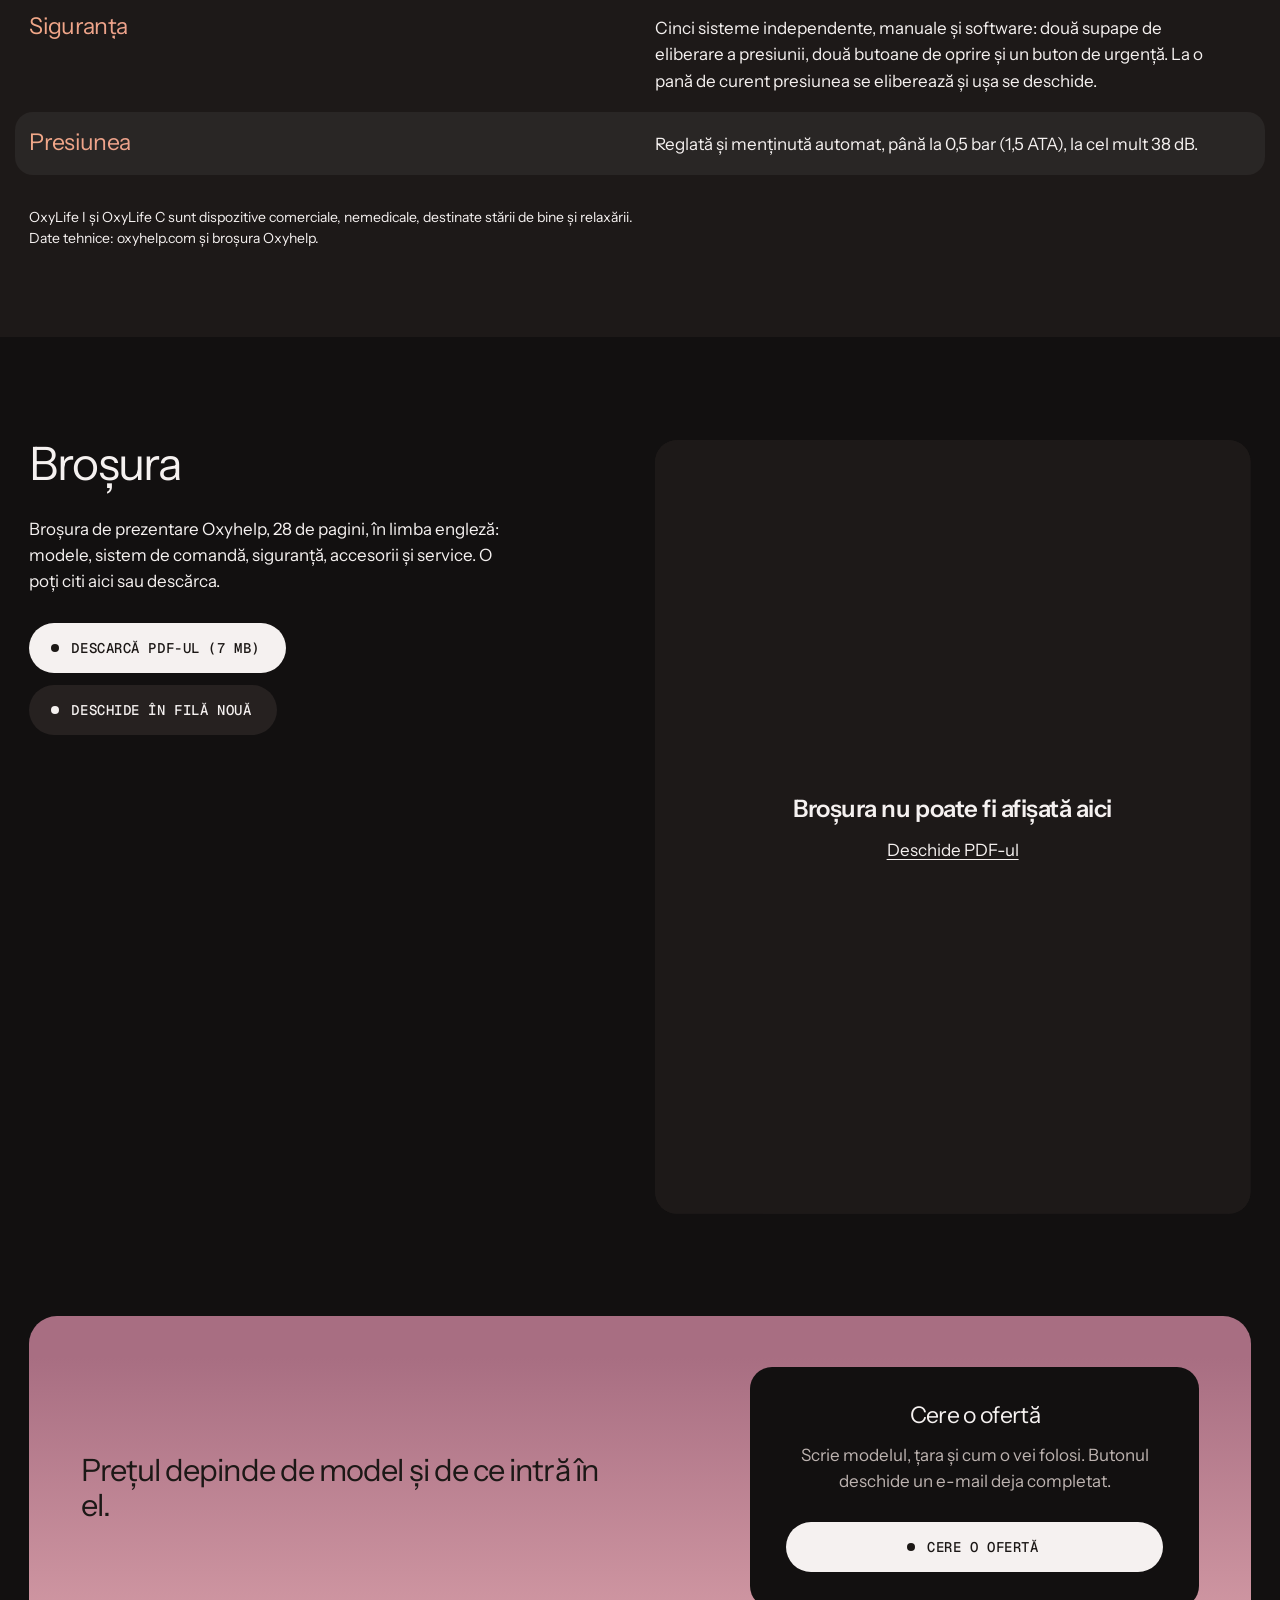
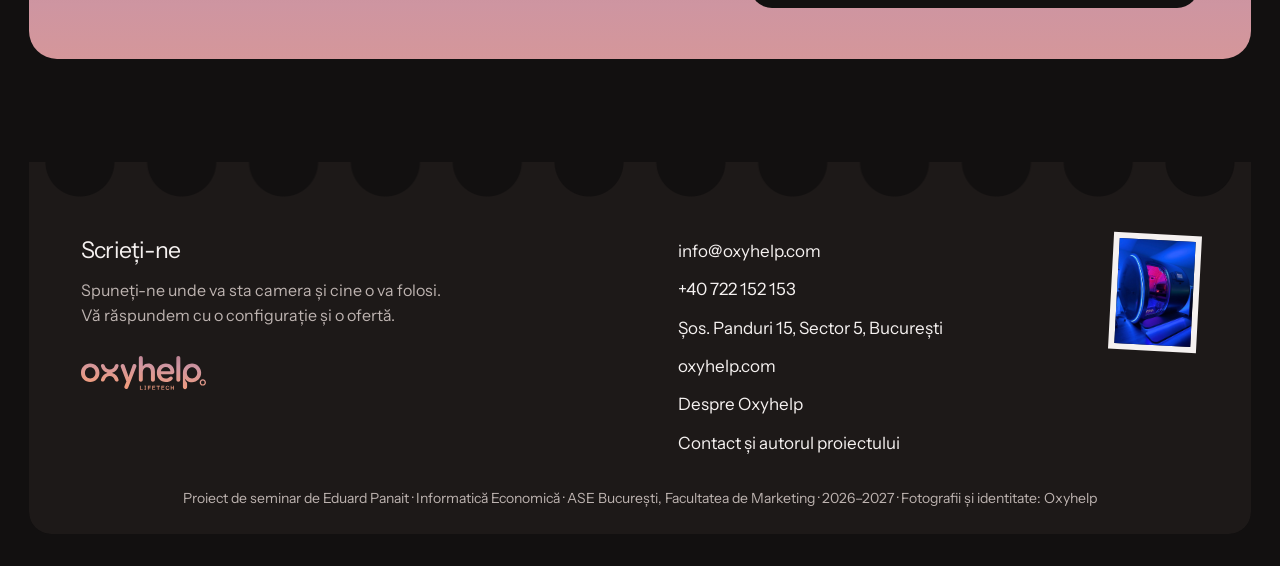
<file: produse.html>
<!doctype html>
<html lang="ro" data-lang="ro">
<head>
<meta charset="utf-8">
<meta name="viewport" content="width=device-width, initial-scale=1">
<meta name="theme-color" content="#121010">
<meta name="color-scheme" content="dark">
<title>Produse — OxyLife C2, C3 și I90 — Oxyhelp</title>
<meta name="title-en" content="Products — OxyLife C2, C3 and I90 — Oxyhelp">
<meta name="description" content="Camerele hiperbare Oxyhelp: OxyLife C2 și C3 (multiloc, modulare) și OxyLife I90 (monoloc). Date tehnice și broșura în format PDF.">
<link rel="icon" href="assets/logo/oxyhelp-symbol-gradient.svg" type="image/svg+xml">
<link rel="preconnect" href="https://fonts.googleapis.com">
<link rel="preconnect" href="https://fonts.gstatic.com" crossorigin>
<link rel="stylesheet" href="https://fonts.googleapis.com/css2?family=Geist+Mono:wght@500&family=Instrument+Sans:wght@400;600&display=swap">
<link rel="stylesheet" href="assets/style.css">
<script>document.documentElement.className = 'js';</script>
</head>
<body>
<a class="skip" href="#continut" data-en="Skip to content">Sari la conținut</a>
<header class="top">
  <a class="top__logo" href="index.html" aria-label="Oxyhelp — Acasă" data-en-label="Oxyhelp — Home"><img src="assets/logo/oxyhelp-secondary-white.svg" alt="Oxyhelp" width="113" height="30"></a>
  <button class="menu-btn" type="button" aria-expanded="false" aria-controls="meniu" data-en="Menu">Meniu</button>
  <nav class="top__nav" id="meniu" aria-label="Principal">
    <a href="despre.html" data-en="About">Despre noi</a><a href="produse.html" aria-current="page" data-en="Products">Produse</a><a href="beneficii.html" data-en="HBOT benefits">Beneficii HBOT</a><a href="galerie.html" data-en="Gallery">Galerie</a><a href="contact.html" data-en="Contact">Contact</a>
    <div class="lang" role="group" aria-label="Limbă / Language">
      <button type="button" value="ro" aria-pressed="true" aria-label="Română">RO</button>
      <button type="button" value="en" aria-pressed="false" aria-label="English">EN</button>
    </div>
    <a class="btn" href="mailto:info@oxyhelp.com?subject=Cerere%20ofert%C4%83%20Oxyhelp&body=Bun%C4%83%20ziua%2C%0A%0AA%C8%99%20dori%20o%20ofert%C4%83%20pentru%20o%20camer%C4%83%20hiperbar%C4%83%20Oxyhelp.%0A%0AModel%3A%20%0A%C8%9Aar%C4%83%3A%20%0ATelefon%3A%20%0A" data-en-href="mailto:info@oxyhelp.com?subject=Oxyhelp%20quote%20request&body=Hello%2C%0A%0AI%20would%20like%20a%20quote%20for%20an%20Oxyhelp%20hyperbaric%20chamber.%0A%0AModel%3A%20%0ACountry%3A%20%0APhone%3A%20%0A"><span data-en="Request a quote">Cere o ofertă</span></a>
  </nav>
</header>
<main id="continut">
<section class="phead">
  <h1 data-en="Products">Produse</h1>
  <div class="grid phead__row">
    <div class="phead__lead">
      <p class="lead rv" data-en="Two rooms you walk into and one capsule you lie down in. All three are built by Oxyhelp and controlled from a touch screen, from inside or from outside.">Două încăperi în care intri și o capsulă în care te întinzi. Toate trei sunt construite de Oxyhelp și se comandă de pe un ecran tactil, din interior sau din afară.</p>
    </div>
    <figure class="phead__pic pic pic--wide rv" style="--i:1">
      <img src="assets/img/foto-03.jpg" alt="Cameră hiperbară Oxyhelp albă, cu unitatea de comandă alături" data-en-alt="White Oxyhelp hyperbaric chamber with the control unit beside it" width="1776" height="1332">
    </figure>
  </div>
</section>

<section class="model wrap" aria-labelledby="m-c2">
  <h2 id="m-c2" class="model__name rv">C2</h2>
  <div class="grid model__row">
    <figure class="model__pic pic pic--wide rv">
      <img src="assets/img/foto-08.jpg" alt="Interior cu două fotolii albe și panou tactil, în lumină violet" data-en-alt="Interior with two white seats and a touch panel, in violet light" width="1336" height="2000" loading="lazy">
      <figcaption data-en="Interior made to order, two seats">Interior la comandă, două locuri</figcaption>
    </figure>
    <div class="model__txt">
      <h3 class="rv" data-en="OxyLife C2 — for two">OxyLife C2 — pentru doi</h3>
      <p class="rv" style="--i:1; margin-top:16px" data-en="The smallest of the multi-seat chambers. It is assembled on site from 76 cm modules, so it goes through a standard doorway.">Cea mai mică dintre camerele multiloc. Se asamblează la fața locului din module de 76 cm, așa că intră pe o ușă obișnuită.</p>
      <dl class="spec rv" style="--i:2">
        <div><dt data-en="Capacity">Capacitate</dt><dd data-en="1–2 people">1–2 persoane</dd></div>
        <div><dt data-en="Dimensions">Dimensiuni</dt><dd>2188 × 1965 × 1974 mm</dd></div>
        <div><dt data-en="Internal volume">Volum interior</dt><dd>5.030 L</dd></div>
        <div><dt data-en="Weight">Greutate</dt><dd>670 kg</dd></div>
        <div><dt data-en="Module build">Construcție</dt><dd data-en="Standard or Split">Standard sau Split</dd></div>
      </dl>
    </div>
  </div>
</section>

<section class="model wrap" aria-labelledby="m-c3">
  <h2 id="m-c3" class="model__name rv">C3</h2>
  <div class="grid model__row">
    <figure class="model__pic pic pic--wide rv">
      <img src="assets/img/foto-09.jpg" alt="Interior amenajat ca sală de antrenament, cu aparat de vâslit și gantere" data-en-alt="Interior fitted as a training room, with a rowing machine and dumbbells" width="1336" height="2000" loading="lazy">
      <figcaption data-en="Fitted as a training room">Amenajată ca sală de antrenament</figcaption>
    </figure>
    <div class="model__txt">
      <h3 class="rv" data-en="OxyLife C3 — for a group">OxyLife C3 — pentru un grup</h3>
      <p class="rv" style="--i:1; margin-top:16px" data-en="One module longer than the C2. It seats up to four people, or it can hold a desk, a bed or training equipment such as a water rower.">Cu un modul mai lungă decât C2. Primește până la patru persoane sau poate fi echipată cu un birou, un pat ori aparate de antrenament, cum ar fi un aparat de vâslit.</p>
      <dl class="spec rv" style="--i:2">
        <div><dt data-en="Capacity">Capacitate</dt><dd data-en="1–4 people">1–4 persoane</dd></div>
        <div><dt data-en="Dimensions">Dimensiuni</dt><dd>2948 × 1965 × 1974 mm</dd></div>
        <div><dt data-en="Internal volume">Volum interior</dt><dd>7.010 L</dd></div>
        <div><dt data-en="Weight">Greutate</dt><dd>1.200 kg</dd></div>
        <div><dt data-en="Module build">Construcție</dt><dd data-en="Standard or Split">Standard sau Split</dd></div>
      </dl>
    </div>
  </div>
</section>

<section class="model wrap" aria-labelledby="m-i90">
  <h2 id="m-i90" class="model__name rv">I90</h2>
  <div class="grid model__row">
    <figure class="model__pic pic pic--wide rv">
      <img src="assets/img/foto-06.jpg" alt="Cameră hiperbară monoloc Oxyhelp, cilindrică, cu fereastră mare transparentă" data-en-alt="Cylindrical one-person Oxyhelp hyperbaric chamber with a large transparent window" width="921" height="1051" loading="lazy">
      <figcaption data-en="One-person chamber with a sliding transparent window">Cameră monoloc cu fereastră transparentă glisantă</figcaption>
    </figure>
    <div class="model__txt">
      <h3 class="rv" data-en="OxyLife I90 — for one">OxyLife I90 — pentru unul</h3>
      <p class="rv" style="--i:1; margin-top:16px" data-en="A one-person capsule, 90 cm in diameter. The wider shell and the large transparent window are meant for people who feel closed in.">O capsulă pentru o persoană, cu diametrul de 90 cm. Carcasa mai largă și fereastra mare, transparentă, sunt gândite pentru cei care se simt închiși.</p>
      <dl class="spec rv" style="--i:2">
        <div><dt data-en="Capacity">Capacitate</dt><dd data-en="1 person">1 persoană</dd></div>
        <div><dt data-en="Dimensions">Dimensiuni</dt><dd>2301 × 937 × 950 mm</dd></div>
        <div><dt data-en="Internal volume">Volum interior</dt><dd>1.350 L</dd></div>
        <div><dt data-en="Weight">Greutate</dt><dd>195 kg</dd></div>
      </dl>
    </div>
  </div>
</section>

<section class="section field" aria-labelledby="t-com">
  <div class="wrap">
    <h2 id="t-com" class="rv" data-en="What all three share">Ce au toate trei în comun</h2>
    <ul class="rows">
      <li class="rv"><h3 data-en="The body">Corpul</h3><p data-en="Aluminium alloy 4 mm thick, formed from a single sheet, with 40 mm reinforcement bars. Tested in the factory up to 2.5 ATA.">Aliaj de aluminiu gros de 4 mm, format dintr-o singură foaie, cu bare de ranforsare de 40 mm. Testat în fabrică până la 2,5 ATA.</p></li>
      <li class="rv"><h3 data-en="The door">Ușa</h3><p data-en="Polycarbonate 10 or 15 mm thick, sliding, with a sensor that checks it is fully closed.">Policarbonat gros de 10 sau 15 mm, glisantă, cu senzor care verifică închiderea completă.</p></li>
      <li class="rv"><h3 data-en="The controls">Comanda</h3><p data-en="Two touch screens with the same commands, one inside and one outside, so the chamber can be used without an operator.">Două ecrane tactile cu aceleași comenzi, unul în interior și unul în exterior, astfel încât camera poate fi folosită fără operator.</p></li>
      <li class="rv"><h3 data-en="Safety">Siguranța</h3><p data-en="Five independent systems, manual and software: two pressure-release valves, two stop buttons and an emergency button. If the power fails, the pressure is released and the door opens.">Cinci sisteme independente, manuale și software: două supape de eliberare a presiunii, două butoane de oprire și un buton de urgență. La o pană de curent presiunea se eliberează și ușa se deschide.</p></li>
      <li class="rv"><h3 data-en="The pressure">Presiunea</h3><p data-en="Set and held automatically, up to 0.5 bar (1.5 ATA), at no more than 38 dB.">Reglată și menținută automat, până la 0,5 bar (1,5 ATA), la cel mult 38 dB.</p></li>
    </ul>
    <p class="note rv" style="margin-top:32px; max-width:70ch" data-en="OxyLife I and OxyLife C are commercial, non-medical devices, intended for wellness and relaxation. Technical data: oxyhelp.com and the Oxyhelp brochure.">OxyLife I și OxyLife C sunt dispozitive comerciale, nemedicale, destinate stării de bine și relaxării. Date tehnice: oxyhelp.com și broșura Oxyhelp.</p>
  </div>
</section>

<section class="section wrap" aria-labelledby="t-doc">
  <div class="grid duo">
    <div class="duo__a">
      <h2 id="t-doc" class="rv" data-en="The brochure">Broșura</h2>
      <p class="rv" style="--i:1; margin-top:28px; max-width:44ch" data-en="The Oxyhelp presentation brochure, 28 pages, in English: models, control system, safety, accessories and service. Read it here or download it.">Broșura de prezentare Oxyhelp, 28 de pagini, în limba engleză: modele, sistem de comandă, siguranță, accesorii și service. O poți citi aici sau descărca.</p>
      <div class="actions rv" style="--i:2">
        <a class="btn btn--ink" href="assets/docs/Oxyhelp-brosura.pdf" download><span data-en="Download the PDF (7 MB)">Descarcă PDF-ul (7 MB)</span></a>
        <a class="btn btn--quiet" href="assets/docs/Oxyhelp-brosura.pdf" target="_blank" rel="noopener"><span data-en="Open in a new tab">Deschide în filă nouă</span></a>
      </div>
    </div>
    <div class="duo__b embed embed--pdf rv">
      <object data="assets/docs/Oxyhelp-brosura.pdf#view=FitH" type="application/pdf" aria-label="Broșura Oxyhelp (PDF)">
        <div class="todo" style="background:var(--paper-lo)"><b data-en="The brochure cannot be shown here">Broșura nu poate fi afișată aici</b><a href="assets/docs/Oxyhelp-brosura.pdf" data-en="Open the PDF">Deschide PDF-ul</a></div>
      </object>
    </div>
  </div>
</section>

<section class="reply" aria-labelledby="t-cta">
  <p class="reply__say rv" data-en="The price depends on the model and on what goes inside it.">Prețul depinde de model și de ce intră în el.</p>
  <div class="reply__card rv">
    <h2 id="t-cta" data-en="Request a quote">Cere o ofertă</h2>
    <p data-en="Write the model, the country and how you will use it. The button opens an e-mail that is already filled in.">Scrie modelul, țara și cum o vei folosi. Butonul deschide un e-mail deja completat.</p>
    <a class="btn btn--ink btn--wide" href="mailto:info@oxyhelp.com?subject=Cerere%20ofert%C4%83%20Oxyhelp&body=Bun%C4%83%20ziua%2C%0A%0AA%C8%99%20dori%20o%20ofert%C4%83%20pentru%20o%20camer%C4%83%20hiperbar%C4%83%20Oxyhelp.%0A%0AModel%3A%20%0A%C8%9Aar%C4%83%3A%20%0ATelefon%3A%20%0A" data-en-href="mailto:info@oxyhelp.com?subject=Oxyhelp%20quote%20request&body=Hello%2C%0A%0AI%20would%20like%20a%20quote%20for%20an%20Oxyhelp%20hyperbaric%20chamber.%0A%0AModel%3A%20%0ACountry%3A%20%0APhone%3A%20%0A"><span data-en="Request a quote">Cere o ofertă</span></a>
  </div>
</section>

</main>
<footer class="foot">
  <div class="grid">
    <div class="foot__card">
      <div class="foot__say">
        <h2 data-en="Write to us">Scrieți-ne</h2>
        <p data-en="Tell us where the chamber will stand and who will use it. We reply with a configuration and a quote.">Spuneți-ne unde va sta camera și cine o va folosi. Vă răspundem cu o configurație și o ofertă.</p>
        <img src="assets/logo/oxyhelp-primary-gradient.svg" alt="Oxyhelp Lifetech" width="128" height="34">
      </div>
      <img class="foot__stamp" src="assets/img/foto-01.jpg" alt="" width="88" height="117" loading="lazy">
      <div class="foot__addr">
        <a href="mailto:info@oxyhelp.com?subject=Cerere%20ofert%C4%83%20Oxyhelp&body=Bun%C4%83%20ziua%2C%0A%0AA%C8%99%20dori%20o%20ofert%C4%83%20pentru%20o%20camer%C4%83%20hiperbar%C4%83%20Oxyhelp.%0A%0AModel%3A%20%0A%C8%9Aar%C4%83%3A%20%0ATelefon%3A%20%0A" data-en-href="mailto:info@oxyhelp.com?subject=Oxyhelp%20quote%20request&body=Hello%2C%0A%0AI%20would%20like%20a%20quote%20for%20an%20Oxyhelp%20hyperbaric%20chamber.%0A%0AModel%3A%20%0ACountry%3A%20%0APhone%3A%20%0A">info@oxyhelp.com</a>
        <a href="tel:+40722152153">+40 722 152 153</a>
<a href="https://www.google.com/maps/search/?api=1&query=Oxyhelp+Industry+Soseaua+Panduri+15+Bucuresti" rel="noopener" data-en="Șos. Panduri 15, Sector 5, Bucharest">Șos. Panduri 15, Sector 5, București</a>
<a href="https://www.oxyhelp.com" rel="noopener">oxyhelp.com</a>
        <a href="despre.html" data-en="About Oxyhelp">Despre Oxyhelp</a>
        <a href="contact.html" data-en="Contact and project author">Contact și autorul proiectului</a>
      </div>
      <p class="foot__imp" data-en="Seminar project by Eduard Panait · Economic Informatics · Bucharest University of Economic Studies, Faculty of Marketing · 2026–2027 · Photographs and brand: Oxyhelp">Proiect de seminar de Eduard Panait · Informatică Economică · ASE București, Facultatea de Marketing · 2026–2027 · Fotografii și identitate: Oxyhelp</p>
    </div>
  </div>
</footer>
<script src="assets/site.js"></script>
</body>
</html>
</file>
<file: assets/style.css>
/* Oxyhelp — site de prezentare (proiect ASE, Informatică Economică)
   Culori: manualul de identitate Oxyhelp. Fonturile brandului (Roobert, FK Grotesk SemiMono)
   sunt licențiate și nu sunt publicate aici; se folosesc înlocuitori gratuiți de la Google Fonts. */


:root {
  --paper: #F5F1F0;
  --paper-hi: #FDFCFB;
  --paper-lo: #EBE5E3;
  --paper-lower: #DDD5D3;
  --ink: #1C1816;
  --ink-2: #2A2422;
  --ink-soft: #574E4B;
  --ink-mute: #6F6562;
  --accent: #FE3B2B;
  --peach: #EF9C7F;
  --rose: #CE95A1;
  --dusk: linear-gradient(180deg, #A86E82 5%, #CE95A1 35%, #EF9C7F 67%, #E67F71 100%);

  --sans: "Instrument Sans", "Helvetica Neue", Arial, sans-serif;
  --mono: "Geist Mono", ui-monospace, Menlo, monospace;

  --t-display: clamp(4rem, 13vw, 12.5rem);
  --t-title: clamp(2.75rem, 6.5vw, 6rem);
  --t-head: clamp(1.75rem, 2.6vw, 2.5rem);
  --t-body: 1.125rem;
  --t-small: 0.875rem;

  --m: clamp(16px, 2.3vw, 32px);
  --gap: clamp(88px, 12vw, 184px);
  --r: 28px;
  --ease: cubic-bezier(.16, 1, .3, 1);
}

*, *::before, *::after { box-sizing: border-box; }
html { -webkit-text-size-adjust: 100%; scroll-behavior: smooth; }
body {
  margin: 0; background: var(--paper); color: var(--ink);
  font: 400 var(--t-body)/1.55 var(--sans);
  -webkit-font-smoothing: antialiased; text-rendering: optimizeLegibility;
  overflow-x: hidden;
}
img, video, iframe { display: block; max-width: 100%; }
img { height: auto; }
a { color: inherit; text-underline-offset: .18em; text-decoration-thickness: .06em; }
h1, h2, h3, p, ul, ol, figure, dl, dd { margin: 0; }
ul, ol { padding: 0; list-style: none; }
h1, h2, h3 { font-weight: 400; letter-spacing: -0.04em; text-wrap: balance; }
h2 { font-size: var(--t-title); line-height: .98; }
h3 { font-size: var(--t-head); line-height: 1.08; letter-spacing: -0.03em; }
strong, b { font-weight: 600; }
::selection { background: var(--peach); color: var(--ink); }
:focus-visible { outline: 3px solid var(--accent); outline-offset: 3px; border-radius: 4px; }
.skip { position: absolute; left: -999px; top: 8px; background: var(--ink); color: var(--paper); padding: 12px 18px; z-index: 50; border-radius: 999px; }
.skip:focus { left: 8px; }
.sr { position: absolute; width: 1px; height: 1px; overflow: hidden; clip-path: inset(50%); white-space: nowrap; }

.wrap { padding-inline: var(--m); }
.grid { display: grid; grid-template-columns: repeat(12, minmax(0, 1fr)); column-gap: var(--m); }
.section { margin-top: var(--gap); }
.lead { font-size: 1.375rem; line-height: 1.36; letter-spacing: -0.015em; max-width: 36ch; }
.note { font-size: var(--t-small); line-height: 1.45; color: var(--ink-soft); }
.prose p + p { margin-top: 1em; }
.prose { max-width: 58ch; }

/* ---------- butoane ---------- */
.btn {
  display: inline-flex; align-items: center; gap: 12px;
  min-height: 52px; padding: 0 26px 0 22px; border: 0; border-radius: 999px;
  background: var(--accent); color: var(--ink);
  font: 500 var(--t-small)/1 var(--mono); letter-spacing: .04em; text-transform: uppercase; text-decoration: none;
  cursor: pointer; transition: transform .16s var(--ease), background-color .2s;
  white-space: nowrap; flex: none;
}
.btn::before { content: ""; width: 8px; height: 8px; border-radius: 50%; background: currentColor; flex: none; transition: transform .3s var(--ease); }
.btn:hover::before { transform: scale(1.6); }
.btn:active { transform: scale(.97); }
.btn--ink { background: var(--ink); color: var(--paper); }
.btn--paper { background: var(--paper-hi); color: var(--ink); }
.btn--quiet { background: var(--paper-lo); color: var(--ink); }
.btn--wide { width: 100%; justify-content: center; min-height: 56px; }

/* ---------- antet ---------- */
.top { display: flex; align-items: center; gap: var(--m); padding: 20px var(--m); position: relative; z-index: 20; }
.top__logo { display: block; flex: none; }
.top__logo img { height: 30px; width: auto; }
.top__nav { margin-left: auto; display: flex; align-items: center; gap: clamp(16px, 2.2vw, 34px); }
.top__nav a:not(.btn) { font-size: var(--t-body); text-decoration: none; padding: 10px 0; position: relative; }
.top__nav a:not(.btn)::after { content: ""; position: absolute; left: 0; right: 0; bottom: 4px; height: 2px; background: currentColor; transform: scaleX(0); transform-origin: left; transition: transform .35s var(--ease); }
.top__nav a:not(.btn):hover::after, .top__nav a[aria-current="page"]::after { transform: scaleX(1); }
.lang { display: inline-flex; background: var(--paper-lo); border-radius: 999px; padding: 4px; }
.lang button { border: 0; background: transparent; color: var(--ink); font: 500 .8125rem/1 var(--mono); letter-spacing: .04em; padding: 10px 12px; border-radius: 999px; cursor: pointer; min-width: 44px; min-height: 36px; }
.lang button[aria-pressed="true"] { background: var(--ink); color: var(--paper); }
.top .btn { min-height: 44px; }
.menu-btn { display: none; }
.top--over { position: absolute; inset: 0 0 auto 0; color: var(--paper-hi); }
.top--over .lang { background: rgba(28, 24, 22, .55); }
.top--over .lang button { color: var(--paper-hi); }
.top--over .lang button[aria-pressed="true"] { background: var(--paper-hi); color: var(--ink); }

@media (max-width: 980px) {
  .menu-btn { display: inline-flex; margin-left: auto; align-items: center; min-height: 44px; padding: 0 18px; border: 0; border-radius: 999px; background: var(--ink); color: var(--paper); font: 500 .8125rem/1 var(--mono); letter-spacing: .04em; text-transform: uppercase; cursor: pointer; }
  .top--over .menu-btn { background: var(--paper-hi); color: var(--ink); }
  .top__nav { display: none; position: fixed; inset: 0; z-index: 30; margin: 0; padding: 96px var(--m) 32px; background: var(--ink); color: var(--paper); flex-direction: column; align-items: flex-start; gap: 4px; overflow-y: auto; }
  .top__nav a:not(.btn) { font-size: 2.25rem; letter-spacing: -0.03em; padding: 6px 0; }
  .top__nav .lang { margin-top: 24px; background: var(--ink-2); }
  .top__nav .lang button { color: var(--paper); }
  .top__nav .lang button[aria-pressed="true"] { background: var(--paper); color: var(--ink); }
  .top__nav .btn { margin-top: 16px; }
  .menu-open .top__nav { display: flex; }
  .menu-open .menu-btn { position: fixed; right: var(--m); top: 20px; z-index: 40; background: var(--paper); color: var(--ink); }
  .menu-open { overflow: hidden; }
}

/* ---------- prima pagină: titlu de sus până jos ---------- */
.hero { position: relative; min-height: 100svh; color: var(--paper-hi); background: var(--ink); display: grid; grid-template-rows: auto 1fr auto; padding: 0 var(--m) 20px; overflow: hidden; }
.hero__pic { position: absolute; inset: 0; width: 100%; height: 100%; object-fit: cover; }
.hero::before, .hero::after { content: ""; position: absolute; left: 0; right: 0; z-index: 1; pointer-events: none; }
.hero::before { top: 0; height: 52%; background: linear-gradient(180deg, rgba(20,16,14,.78), rgba(20,16,14,0)); }
.hero::after { bottom: 0; height: 56%; background: linear-gradient(0deg, rgba(20,16,14,.86), rgba(20,16,14,0)); }
.hero h1 { position: absolute; z-index: 2; inset: 92px var(--m) 20px; display: flex; flex-direction: column; justify-content: space-between; pointer-events: none; font-size: var(--t-display); line-height: .85; letter-spacing: -0.055em; }
.hero__l { display: block; overflow: hidden; padding-bottom: .12em; }
.hero__l > span { display: block; pointer-events: auto; }
.hero__l2 { align-self: flex-end; text-align: right; }
.hero__mid { grid-row: 2; position: relative; z-index: 3; align-self: center; margin-left: 30vw; max-width: 30rem; padding: 28px 32px; margin-block: 24px; background: rgba(20,16,14,.62); border-radius: var(--r); }
.hero__mid p { font-size: var(--t-body); line-height: 1.45; }
.hero__mid .btn { margin-top: 24px; }
@media (max-width: 760px) {
  .hero h1 { font-size: 17.5vw; }
  .hero__mid { margin-left: 0; padding: 22px; }
}

/* ---------- antet de pagină interioară ---------- */
.phead { padding: clamp(40px, 7vw, 104px) var(--m) 0; }
.phead h1 { font-size: var(--t-display); line-height: .86; letter-spacing: -0.055em; }
.phead__row { margin-top: clamp(28px, 4vw, 56px); align-items: end; row-gap: 32px; }
.phead__lead { grid-column: 1 / span 5; }
.phead__pic { grid-column: 7 / -1; }
.phead__pic img, .pic img { width: 100%; height: 100%; object-fit: cover; border-radius: var(--r); background: var(--paper-lo); }
@media (max-width: 760px) {
  .phead h1 { font-size: 16vw; }
  .phead__lead, .phead__pic { grid-column: 1 / -1; }
}

/* ---------- titlu care legendează o panoramă ---------- */
.pano { padding-top: var(--gap); }
.pano__caps { display: flex; gap: 48px; margin-top: 28px; }
.pano__caps p { max-width: 32ch; }
.pano__pic { margin-top: 40px; width: 100%; aspect-ratio: 21 / 9; object-fit: cover; }
@media (max-width: 760px) {
  .pano__caps { flex-direction: column; gap: 14px; }
  .pano__pic { aspect-ratio: 4 / 5; }
}

/* ---------- bandă de panouri inegale (alege interiorul) ---------- */
.band__head { grid-column: 3 / span 8; margin-bottom: 48px; }
.band__head p { margin-top: 16px; max-width: 46ch; }
.band { display: flex; height: 68svh; min-height: 420px; }
.band__p { position: relative; flex: 2 1 0; min-width: 0; border: 0; padding: 0; margin: 0; background: var(--ink); cursor: pointer; overflow: hidden; transition: flex-grow .6s var(--ease); color: var(--paper-hi); text-align: left; font: inherit; }
.band__p img { position: absolute; inset: 0; width: 100%; height: 100%; object-fit: cover; transition: transform 1.2s var(--ease); }
.band__p:hover img { transform: scale(1.04); }
.band__p[aria-pressed="true"] { flex-grow: 6; }
.band__t { position: absolute; left: 0; right: 0; bottom: 0; padding: 72px 24px 22px; font-size: 1.375rem; line-height: 1.2; letter-spacing: -0.02em; background: linear-gradient(0deg, rgba(20,16,14,.82), rgba(20,16,14,0)); opacity: 0; transform: translateY(10px); transition: opacity .4s, transform .5s var(--ease); }
.band__p[aria-pressed="true"] .band__t { opacity: 1; transform: none; }
.band__cap { margin-top: 20px; display: flex; justify-content: space-between; gap: var(--m); flex-wrap: wrap; align-items: baseline; }
@media (max-width: 760px) {
  .band__head { grid-column: 1 / -1; }
  .band { display: grid; grid-template-columns: repeat(3, 1fr); grid-auto-rows: 26svh; height: auto; min-height: 0; }
  .band__p[aria-pressed="true"] { grid-column: 1 / -1; grid-row-end: span 2; order: -1; }
  .band__t { font-size: 1.125rem; padding: 56px 16px 16px; }
}

/* ---------- cifră pe marginea fotografiei ---------- */
.fig { position: relative; min-height: 88svh; color: var(--paper-hi); background: var(--ink); display: flex; flex-direction: column; justify-content: space-between; padding: 24px var(--m); overflow: hidden; }
.fig img { position: absolute; inset: 0; width: 100%; height: 100%; object-fit: cover; }
.fig::after { content: ""; position: absolute; inset: 45% 0 0 0; background: linear-gradient(0deg, rgba(20,16,14,.88), rgba(20,16,14,0)); }
.fig::before { content: ""; position: absolute; inset: 0 0 70% 0; background: linear-gradient(180deg, rgba(20,16,14,.6), rgba(20,16,14,0)); z-index: 1; }
.fig h2 { position: relative; z-index: 2; font-size: 1.375rem; line-height: 1.2; letter-spacing: -0.02em; }
.fig__row { position: relative; z-index: 2; display: flex; justify-content: space-between; align-items: flex-end; gap: var(--m); }
.fig__n { font-size: clamp(7.5rem, 17vw, 17.5rem); line-height: .8; letter-spacing: -0.06em; }
.fig__s { max-width: 26ch; text-align: right; padding-bottom: .5em; }
.figs { margin-top: 40px; row-gap: 28px; }
.figs > div { grid-column: span 6; display: flex; gap: 20px; align-items: baseline; }
.figs b { font-weight: 400; font-size: var(--t-head); line-height: 1; letter-spacing: -0.04em; white-space: nowrap; }
@media (max-width: 760px) {
  .fig { min-height: 80svh; }
  .fig__row { flex-direction: column-reverse; align-items: flex-start; }
  .fig__n { font-size: 30vw; }
  .fig__s { text-align: left; padding: 0; }
  .figs > div { grid-column: 1 / -1; flex-direction: row-reverse; justify-content: flex-end; }
}

/* ---------- două coloane: text + imagine ---------- */
.duo { row-gap: 32px; align-items: start; }
.duo__a { grid-column: 1 / span 5; }
.duo__b { grid-column: 7 / -1; }
.duo--flip .duo__a { grid-column: 8 / -1; order: 2; }
.duo--flip .duo__b { grid-column: 1 / span 6; order: 1; }
.duo h2 + .prose, .duo h2 + .lead { margin-top: 28px; }
.pic { margin: 0; }
.pic--tall img { aspect-ratio: 4 / 5; }
.pic--wide img { aspect-ratio: 3 / 2; }
.pic figcaption { margin-top: 12px; font-size: var(--t-small); color: var(--ink-soft); }
@media (max-width: 860px) {
  .duo__a, .duo__b, .duo--flip .duo__a, .duo--flip .duo__b { grid-column: 1 / -1; order: 0; }
}

/* ---------- produs ---------- */
.model { margin-top: var(--gap); }
.model__name { font-size: var(--t-display); line-height: .82; letter-spacing: -0.06em; }
.model__row { margin-top: clamp(24px, 3vw, 48px); row-gap: 32px; align-items: start; }
.model__pic { grid-column: 1 / span 7; }
.model__txt { grid-column: 9 / -1; }
.model:nth-of-type(even) .model__pic { grid-column: 6 / -1; order: 2; }
.model:nth-of-type(even) .model__txt { grid-column: 1 / span 4; order: 1; }
.spec { margin-top: 28px; }
.spec div { display: flex; justify-content: space-between; gap: 24px; padding: 13px 0; }
.spec div:nth-child(odd) { background: var(--paper-lo); margin-inline: -14px; padding-inline: 14px; border-radius: 12px; }
.spec dt { color: var(--ink-soft); }
.spec dd { text-align: right; font-variant-numeric: tabular-nums; }
@media (max-width: 860px) {
  .model__pic, .model__txt, .model:nth-of-type(even) .model__pic, .model:nth-of-type(even) .model__txt { grid-column: 1 / -1; order: 0; }
  .model__name { font-size: 24vw; }
}

/* ---------- câmp de culoare ---------- */
.field { background: var(--ink); color: var(--paper); padding-block: clamp(72px, 9vw, 136px); }
.field--dusk { background: var(--dusk); color: var(--ink); }
.field--lo { background: var(--paper-lo); }
.field .note { color: inherit; opacity: .78; }

/* ---------- listă mare ---------- */
.rows { margin-top: clamp(32px, 4vw, 56px); }
.rows li { display: grid; grid-template-columns: repeat(12, minmax(0, 1fr)); column-gap: var(--m); padding: 22px 0; align-items: baseline; }
.rows li:nth-child(odd) { background: rgba(127, 115, 110, .14); margin-inline: calc(var(--m) * -.5); padding-inline: calc(var(--m) * .5); border-radius: 18px; }
.rows h3 { grid-column: 1 / span 5; }
.rows p { grid-column: 7 / -1; max-width: 52ch; }
@media (max-width: 760px) { .rows h3, .rows p { grid-column: 1 / -1; } .rows p { margin-top: 8px; } }

/* ---------- încorporări: video, hartă, calendar, PDF ---------- */
.embed { position: relative; border-radius: var(--r); overflow: hidden; background: var(--paper-lo); }
.embed iframe, .embed object { width: 100%; height: 100%; border: 0; display: block; }
.embed--video { aspect-ratio: 16 / 9; }
.embed--map { aspect-ratio: 16 / 10; min-height: 360px; }
.embed--cal { height: min(78svh, 720px); min-height: 480px; }
.embed--pdf { height: min(86svh, 900px); min-height: 520px; }
.todo { display: grid; place-content: center; text-align: center; gap: 10px; padding: 32px; background: #FFE9A8; color: var(--ink); height: 100%; min-height: inherit; }
.todo b { font-size: 1.5rem; letter-spacing: -0.02em; }
mark.todo-inline { background: #FFE9A8; color: var(--ink); padding: .05em .35em; border-radius: 6px; }

/* ---------- carusel ---------- */
.car { position: relative; }
.car__track { display: flex; gap: var(--m); overflow-x: auto; scroll-snap-type: x mandatory; scroll-behavior: smooth; padding-inline: var(--m); scroll-padding-inline: var(--m); scrollbar-width: none; overscroll-behavior-x: contain; }
.car__track::-webkit-scrollbar { display: none; }
.car__s { flex: none; height: min(74svh, 760px); scroll-snap-align: start; margin: 0; position: relative; }
.car__s img { height: 100%; width: auto; max-width: calc(100vw - var(--m) * 2); object-fit: cover; border-radius: var(--r); background: var(--paper-lo); }
.car__s figcaption { position: absolute; left: 14px; bottom: 14px; background: var(--paper-hi); color: var(--ink); font-size: var(--t-small); padding: 8px 14px; border-radius: 999px; max-width: calc(100% - 28px); }
.car__bar { display: flex; align-items: center; gap: 14px; padding: 24px var(--m) 0; }
.car__btn { width: 56px; height: 56px; border-radius: 50%; border: 0; background: var(--ink); color: var(--paper); font-size: 1.375rem; line-height: 1; cursor: pointer; transition: transform .16s var(--ease), opacity .2s; }
.car__btn:active { transform: scale(.94); }
.car__btn:disabled { opacity: .3; cursor: default; }
.car__count { margin-left: auto; font-variant-numeric: tabular-nums; font-size: 1.5rem; letter-spacing: -0.02em; }
.car__dots { display: flex; gap: 8px; }
.car__dots button { width: 12px; height: 12px; padding: 0; border-radius: 50%; border: 0; background: var(--paper-lower); cursor: pointer; transition: width .4s var(--ease), background-color .3s; }
.car__dots button[aria-current="true"] { width: 36px; border-radius: 999px; background: var(--ink); }
@media (max-width: 760px) { .car__s { height: 62svh; } .car__dots { display: none; } }

/* ---------- cartea de răspuns (CTA) ---------- */
.reply { position: relative; margin-top: var(--gap); background: var(--dusk); overflow: hidden; padding: 0 var(--m); display: grid; grid-template-columns: repeat(12, minmax(0, 1fr)); column-gap: var(--m); align-items: end; }
.reply__say { grid-column: 1 / span 4; padding-bottom: 64px; font-size: 1.375rem; line-height: 1.36; letter-spacing: -0.015em; }
.reply__card { grid-column: 6 / -1; justify-self: center; width: min(44vw, 640px); aspect-ratio: 7 / 5; background: var(--paper-hi); color: var(--ink); transform: rotate(2deg) translateY(60px); padding: 48px; display: flex; flex-direction: column; justify-content: center; align-items: center; text-align: center; gap: 14px; margin-top: 72px; }
.reply__card h2 { font-size: var(--t-head); line-height: 1.05; letter-spacing: -0.03em; }
.reply__card p { max-width: 32ch; }
.reply__card .btn { margin-top: 14px; border-radius: 0; }
@media (max-width: 860px) {
  .reply { display: block; padding-top: 72px; min-height: 0; }
  .reply__say { padding-bottom: 0; }
  .reply__card { width: 92%; margin: 40px auto 0; transform: rotate(1deg) translateY(36px); padding: 32px 24px; aspect-ratio: auto; min-height: 320px; }
  .reply__card h2 { font-size: 1.5rem; }
}

/* ---------- subsol: spatele cărții poștale ---------- */
.foot { background: var(--ink); color: var(--ink); padding: clamp(96px, 11vw, 160px) var(--m) 40px; }
.foot__card { grid-column: 2 / span 10; background: var(--paper); min-height: 420px; padding: 84px clamp(24px, 4vw, 64px) 28px; position: relative; display: grid; grid-template-columns: 1fr 1fr; column-gap: clamp(24px, 6vw, 96px); row-gap: 32px;
  -webkit-mask: radial-gradient(circle at 50% 0, transparent 34px, #000 35px) top left / calc(100% / 12) 100% repeat-x;
          mask: radial-gradient(circle at 50% 0, transparent 34px, #000 35px) top left / calc(100% / 12) 100% repeat-x; }
.foot__say h2 { font-size: var(--t-head); line-height: 1.05; letter-spacing: -0.03em; }
.foot__say p { margin-top: 16px; font-size: 1rem; max-width: 34ch; }
.foot__say img { margin-top: 28px; height: 34px; width: auto; }
.foot__addr { display: grid; gap: 12px; align-content: start; padding-right: 112px; }
.foot__addr a { text-decoration: none; }
.foot__addr a:hover { text-decoration: underline; }
.foot__stamp { position: absolute; right: clamp(24px, 4vw, 64px); top: 72px; width: 88px; aspect-ratio: 3 / 4; object-fit: cover; border: 6px solid var(--paper-hi); transform: rotate(3deg); }
.foot__imp { grid-column: 1 / -1; text-align: center; font-size: var(--t-small); color: var(--ink-soft); align-self: end; }
@media (max-width: 860px) {
  .foot__card { grid-column: 1 / -1; grid-template-columns: 1fr; padding-top: 72px;
    -webkit-mask-size: calc(100% / 6) 100%; mask-size: calc(100% / 6) 100%; }
  .foot__stamp { width: 64px; top: 60px; }
  .foot__say { padding-right: 84px; }
  .foot__addr { padding-right: 0; }
}

/* ---------- contact ---------- */
.me { row-gap: 32px; align-items: start; }
.me__pic { grid-column: 1 / span 4; }
.me__pic img, .me__pic .todo { aspect-ratio: 4 / 5; width: 100%; object-fit: cover; border-radius: var(--r); }
.me__txt { grid-column: 6 / -1; }
.me__list { margin-top: 32px; }
.me__list div { display: grid; grid-template-columns: 11rem 1fr; gap: 16px; padding: 14px 0; }
.me__list div:nth-child(odd) { background: var(--paper-lo); margin-inline: -14px; padding-inline: 14px; border-radius: 12px; }
.me__list dt { color: var(--ink-soft); }
@media (max-width: 860px) { .me__pic, .me__txt { grid-column: 1 / -1; } .me__pic { max-width: 320px; } .me__list div { grid-template-columns: 1fr; gap: 2px; } }

/* ---------- mișcare ---------- */
.js .rv { opacity: 0; transform: translateY(26px); transition: opacity .9s var(--ease), transform 1s var(--ease); transition-delay: calc(var(--i, 0) * 80ms); }
.js .rv.in { opacity: 1; transform: none; }
.js .hero__l > span { transform: translateY(105%); transition: transform .8s var(--ease); }
.js .hero__l2 > span { transition-delay: .1s; }
.js .hero__mid { opacity: 0; transform: translateY(16px); transition: opacity .6s .3s, transform .7s .3s var(--ease); }
.js .loaded .hero__l > span { transform: none; }
.js .loaded .hero__mid { opacity: 1; transform: none; }
.drift { animation: drift 26s ease-in-out infinite alternate; }
@keyframes drift { from { transform: scale(1.02); } to { transform: scale(1.1) translate(-1.2%, -1%); } }
@media (prefers-reduced-motion: reduce) {
  html { scroll-behavior: auto; }
  .js .rv, .js .hero__l > span, .js .hero__mid { opacity: 1; transform: none; transition: none; }
  .drift { animation: none; }
  .band__p, .band__p img, .car__track { transition: none; scroll-behavior: auto; }
}

/* ---------- calendar de evenimente ---------- */
.cal { row-gap: 40px; align-items: start; }
.cal__list { grid-column: 1 / span 5; }
.cal__list li { padding: 18px 0; }
.cal__list li:nth-child(odd) { background: var(--paper-lo); margin-inline: -14px; padding-inline: 14px; border-radius: 12px; }
.cal__list time { font-variant-numeric: tabular-nums; }
.cal__list b { display: block; font-weight: 400; font-size: var(--t-head); line-height: 1.1; letter-spacing: -0.03em; margin-bottom: 6px; }
.cal__list li.is-on b { text-decoration: underline; text-decoration-thickness: .08em; text-underline-offset: .14em; }
.cal__months { grid-column: 7 / -1; display: grid; grid-template-columns: 1fr 1fr; gap: var(--m); }
.cal__m { background: var(--paper-hi); border-radius: var(--r); padding: 24px; }
.cal__m h3 { font-size: 1.375rem; margin-bottom: 14px; text-transform: capitalize; }
.cal__g { display: grid; grid-template-columns: repeat(7, 1fr); gap: 4px; font-variant-numeric: tabular-nums; text-align: center; }
.cal__g span, .cal__g button { aspect-ratio: 1; display: grid; place-items: center; border-radius: 50%; font: inherit; font-size: 1rem; border: 0; background: none; color: inherit; padding: 0; }
.cal__g .wd { color: var(--ink-mute); font-size: var(--t-small); }
.cal__g button { background: var(--ink); color: var(--paper); cursor: pointer; transition: transform .16s var(--ease), background-color .2s; }
.cal__g button:hover, .cal__g button.is-on { background: var(--accent); color: var(--ink); }
.cal__g button:active { transform: scale(.92); }
@media (max-width: 980px) { .cal__list, .cal__months { grid-column: 1 / -1; } }
@media (max-width: 560px) { .cal__months { grid-template-columns: 1fr; } }

/* ---------- întrebări ---------- */
.qs { counter-reset: q; margin-top: 32px; display: grid; gap: 10px; }
.qs li { background: rgba(253, 252, 251, .1); border-radius: 18px; padding: 20px 24px; font-size: 1.375rem; line-height: 1.3; letter-spacing: -0.015em; }
.chips { display: flex; flex-wrap: wrap; gap: 10px; margin-top: 28px; }
.chips li { background: var(--paper-lo); border-radius: 999px; padding: 10px 20px; }
.field .chips li { background: rgba(253, 252, 251, .12); }
.stack > * + * { margin-top: 20px; }
.actions { display: flex; flex-wrap: wrap; gap: 12px; margin-top: 28px; }

main > section:last-child:not(.reply) { padding-bottom: var(--gap); }

@media (max-width: 760px) { .lead { font-size: var(--t-body); line-height: 1.5; letter-spacing: 0; } .reply__say { font-size: var(--t-body); } }
.trio { display: grid; grid-template-columns: 5fr 3fr 4fr; gap: var(--m); margin-top: var(--gap); padding-inline: var(--m); }
.trio img { width: 100%; height: min(70svh, 640px); object-fit: cover; border-radius: var(--r); }
@media (max-width: 760px) { .trio { grid-template-columns: 1fr 1fr; } .trio img { height: 44svh; } .trio img:first-child { grid-column: 1 / -1; } }

/* =====================================================================
   TEMA 2 — întunecat, premium, compact
   Fundal închis, fotografiile în prim-plan, accente în gradientul brandului.
   ===================================================================== */
:root {
  --paper: #121010;
  --paper-hi: #262120;
  --paper-lo: #1D1918;
  --paper-lower: #3B3432;
  --ink: #F5F1F0;
  --ink-2: #EBE5E3;
  --ink-soft: #BDB3B0;
  --ink-mute: #8D8380;
  --dark: #1C1816;
  --warm: linear-gradient(100deg, #F2A888 0%, #E79A8E 45%, #CE95A1 100%);
  --t-display: clamp(2.75rem, 6.2vw, 5.75rem);
  --t-title: clamp(2rem, 3.6vw, 3.25rem);
  --t-head: clamp(1.375rem, 1.8vw, 1.75rem);
  --t-body: 1.0625rem;
  --gap: clamp(64px, 8vw, 116px);
  --r: 22px;
}
body { background: var(--paper); color: var(--ink); }
h2 { line-height: 1.04; letter-spacing: -0.035em; }
.lead { font-size: 1.25rem; color: var(--ink-2); }
.note { color: var(--ink-soft); }
::selection { background: #EF9C7F; color: var(--dark); }

/* text în gradient pentru titlurile-cheie și cifre */
.phead h1, .model__name, .fig__n, .figs b, .hero__l2 > span, .cal__list b, .rows h3 {
  background: var(--warm); -webkit-background-clip: text; background-clip: text; color: transparent;
}
.rows h3, .cal__list b { display: inline-block; }

/* butoane */
.btn { background: var(--warm); color: var(--dark); min-height: 50px; }
.btn--ink { background: var(--ink); color: var(--dark); }
.btn--quiet { background: var(--paper-hi); color: var(--ink); }
.btn--wide { border-radius: 999px !important; }
.lang { background: var(--paper-hi); }
.lang button { color: var(--ink); }
.lang button[aria-pressed="true"] { background: var(--ink); color: var(--dark); }
.top--over .lang { background: rgba(18, 16, 16, .6); }
.top--over .lang button { color: #fff; }
.top--over .lang button[aria-pressed="true"] { background: #fff; color: var(--dark); }
.top { padding-block: 16px; }

/* prima pagină */
.hero { min-height: min(92svh, 860px); display: flex; flex-direction: column; justify-content: flex-end; padding: 120px var(--m) clamp(32px, 5vw, 64px); color: #fff; background: #000; }
.hero::before { height: 34%; background: linear-gradient(180deg, rgba(10,8,8,.78), rgba(10,8,8,0)); }
.hero::after { height: 78%; background: linear-gradient(0deg, rgba(10,8,8,.94) 8%, rgba(10,8,8,.55) 55%, rgba(10,8,8,0)); }
.hero h1 { position: relative; inset: auto; display: block; pointer-events: auto; font-size: clamp(3rem, 7.4vw, 6.75rem); line-height: .96; letter-spacing: -0.045em; }
.hero__l { display: inline-block; vertical-align: top; padding-bottom: .1em; margin-right: .22em; }
.hero__l2 { align-self: auto; text-align: left; }
.hero__mid { margin: 20px 0 0; max-width: 34rem; padding: 0; background: none; border-radius: 0; align-self: flex-start; }
.hero__mid p { font-size: 1.1875rem; color: #F0E9E7; }

/* antet de pagină interioară */
.phead { padding-top: clamp(28px, 4vw, 56px); }
.phead h1 { font-size: var(--t-display); line-height: 1; letter-spacing: -0.045em; display: inline-block; padding-bottom: .08em; }
.phead__row { margin-top: clamp(20px, 2.6vw, 36px); align-items: stretch; }
.phead__lead { align-self: end; }
.phead__pic img { max-height: 56svh; }

/* panoramă */
.pano__pic { aspect-ratio: 24 / 9; max-height: 62svh; }
.pano__caps p { color: var(--ink-2); }

/* bandă de interioare */
.band__head { grid-column: 1 / span 8; margin-bottom: 32px; }
.band { height: 60svh; min-height: 380px; padding-inline: var(--m); gap: 8px; }
.band__p { background: #000; color: #fff; border-radius: var(--r); }
.band__cap { color: var(--ink-soft); }

/* cifre */
.fig { min-height: 64svh; color: #fff; background: #000; margin-inline: var(--m); border-radius: var(--r); }
.fig__n { font-size: clamp(5rem, 11vw, 10.5rem); line-height: .9; padding-bottom: .06em; }
.figs { margin-top: 28px; }
.figs > div { background: var(--paper-lo); border-radius: var(--r); padding: 22px 26px; align-items: baseline; }
.figs b { font-size: clamp(1.75rem, 2.6vw, 2.5rem); }

/* produse */
.model { background: var(--paper-lo); border-radius: calc(var(--r) + 6px); margin-inline: var(--m); padding: clamp(22px, 3vw, 44px); margin-top: clamp(20px, 2.4vw, 32px); }
.model:first-of-type { margin-top: var(--gap); }
.model.wrap { padding-inline: clamp(22px, 3vw, 44px); }
.model__name { font-size: clamp(3.25rem, 7vw, 6.25rem); line-height: .9; display: inline-block; padding-bottom: .06em; }
.model__row { margin-top: 18px; }
.model__pic img { max-height: 58svh; }
.spec div:nth-child(odd), .me__list div:nth-child(odd), .cal__list li:nth-child(odd) { background: rgba(245, 241, 240, .055); }
.spec dt, .me__list dt { color: var(--ink-soft); }
.model .spec div:nth-child(odd) { background: rgba(245, 241, 240, .07); }

/* câmpuri și liste */
.field { background: var(--paper-lo); color: var(--ink); padding-block: clamp(56px, 7vw, 96px); }
.rows li { padding: 18px 0; }
.rows li:nth-child(odd) { background: rgba(245, 241, 240, .055); }
.qs li { background: rgba(245, 241, 240, .07); font-size: 1.1875rem; }
.chips li { background: var(--paper-hi); }
.field .chips li { background: rgba(245, 241, 240, .1); }
.embed { background: var(--paper-lo); }

/* calendar */
.cal__m { background: var(--paper-lo); }
.cal__g button { background: var(--warm); color: var(--dark); font-weight: 600; }
.cal__g button:hover, .cal__g button.is-on { background: #fff; color: var(--dark); }
.cal__list li.is-on { background: rgba(239, 156, 127, .16); }

/* carusel */
.car__s { height: min(66svh, 640px); }
.car__s figcaption { background: rgba(18, 16, 16, .78); color: #fff; }
.car__btn { background: var(--paper-hi); color: var(--ink); }
.car__btn:not(:disabled):hover { background: var(--warm); color: var(--dark); }
.car__dots button { background: var(--paper-lower); }
.car__dots button[aria-current="true"] { background: var(--warm); }

/* CTA */
.reply { background: var(--dusk); margin: var(--gap) var(--m) 0; border-radius: calc(var(--r) + 6px); padding: clamp(28px, 4vw, 56px); align-items: center; overflow: visible; }
.reply__say { color: var(--dark); padding-bottom: 0; font-size: clamp(1.5rem, 2.4vw, 2.125rem); line-height: 1.12; letter-spacing: -0.03em; grid-column: 1 / span 6; }
.reply__card { background: var(--paper); color: var(--ink); transform: none; margin-top: 0; width: 100%; max-width: 520px; aspect-ratio: auto; padding: 36px; border-radius: var(--r); grid-column: 8 / -1; justify-self: end; }
.reply__card p { color: var(--ink-soft); }

/* subsol */
.foot { background: var(--paper); color: var(--ink); padding: var(--gap) var(--m) 32px; }
.foot__card { grid-column: 1 / -1; background: var(--paper-lo); min-height: 0; padding-top: 76px; padding-bottom: 24px; border-radius: 0 0 var(--r) var(--r); }
.foot__say p, .foot__imp { color: var(--ink-soft); }
.foot__stamp { border-color: var(--ink); }

/* contact */
.me__pic img { max-height: 70svh; }

/* meniu pe telefon */
@media (max-width: 980px) {
  .menu-btn, .top--over .menu-btn { background: var(--ink); color: var(--dark); }
  .top__nav { background: var(--paper); color: var(--ink); }
  .top__nav .lang { background: var(--paper-hi); }
  .top__nav .lang button { color: var(--ink); }
  .top__nav .lang button[aria-pressed="true"] { background: var(--ink); color: var(--dark); }
  .menu-open .menu-btn { background: var(--ink); color: var(--dark); }
}
@media (max-width: 860px) {
  .reply { display: block; }
  .reply__card { margin: 24px 0 0; max-width: none; transform: none; min-height: 0; }
  .model__name { font-size: 22vw; }
}
@media (max-width: 760px) {
  .hero h1 { font-size: 15vw; }
  .hero__l { display: block; margin-right: 0; }
  .phead h1 { font-size: 13vw; }
  .band { padding-inline: 0; gap: 4px; }
  .band__p { border-radius: 0; }
  .fig { min-height: 60svh; }
  .fig__n { font-size: 26vw; }
  .band__head { grid-column: 1 / -1; }
}
.top--over { color: #fff; }
.phead__lead { align-self: start; }
.phead__pic img { max-height: 46svh; aspect-ratio: 16 / 9; }
.phead__lead[style] + .phead__pic, .phead__row:has(> .phead__lead:only-child) { margin-top: 16px; }
.cal__list b { display: block; width: fit-content; }

/* =====================================================================
   ANIMAȚII
   ===================================================================== */
@view-transition { navigation: auto; }
::view-transition-old(root) { animation: vt-out .28s ease both; }
::view-transition-new(root) { animation: vt-in .5s var(--ease) both; }
@keyframes vt-out { to { opacity: 0; transform: translateY(-10px); } }
@keyframes vt-in { from { opacity: 0; transform: translateY(18px); } }

/* bară de progres la derulare */
.progress { position: fixed; inset: 0 0 auto 0; height: 3px; z-index: 60; background: var(--warm); transform-origin: left; transform: scaleX(var(--p, 0)); pointer-events: none; }

/* titlurile se dezvăluie de jos, ca dintr-o mască */
.js h2.rv { opacity: 0; transform: none; translate: 0 .6em; filter: blur(14px); letter-spacing: -0.01em; transition: opacity .9s var(--ease), translate 1.1s var(--ease), filter 1.1s var(--ease), letter-spacing 1.3s var(--ease); transition-delay: calc(var(--i, 0) * 80ms); }
.js h2.rv.in { opacity: 1; translate: 0 0; filter: blur(0); letter-spacing: -0.035em; }

/* fotografiile se deschid și se așază */
.js figure.rv, .js .trio img.rv, .js .embed.rv { opacity: 1; transform: none; clip-path: inset(14% 8% 14% 8% round var(--r)); transition: clip-path 1.2s var(--ease); transition-delay: calc(var(--i, 0) * 90ms); }
.js figure.rv.in, .js .trio img.rv.in, .js .embed.rv.in { clip-path: inset(0 round var(--r)); }
.js figure.rv img { scale: 1.16; transition: scale 1.6s var(--ease); }
.js figure.rv.in img { scale: 1; }
.pic, .phead__pic { overflow: hidden; border-radius: var(--r); }
.pic figcaption { padding-bottom: 2px; }
.model__pic img, .pic img { transition: scale 1.6s var(--ease), transform .9s var(--ease); }
.model:hover .model__pic img { transform: scale(1.045); }

/* rândurile intră pe rând */
.js .rows li.rv { transform: translateX(-28px); }
.js .rows li.rv.in { transform: none; }
.rows li:nth-child(2) { --i: 1; } .rows li:nth-child(3) { --i: 2; } .rows li:nth-child(4) { --i: 3; } .rows li:nth-child(5) { --i: 4; }
.qs li:nth-child(2) { --i: 1; } .qs li:nth-child(3) { --i: 2; } .qs li:nth-child(4) { --i: 3; }
.js .chips.rv li { opacity: 0; transform: scale(.8); transition: opacity .5s, transform .6s var(--ease); }
.js .chips.rv.in li { opacity: 1; transform: none; }
.chips li:nth-child(1) { transition-delay: .05s; } .chips li:nth-child(2) { transition-delay: .1s; } .chips li:nth-child(3) { transition-delay: .15s; } .chips li:nth-child(4) { transition-delay: .2s; } .chips li:nth-child(5) { transition-delay: .25s; } .chips li:nth-child(6) { transition-delay: .3s; } .chips li:nth-child(7) { transition-delay: .35s; }

/* lumină care urmărește cursorul pe carduri */
.glow { position: relative; isolation: isolate; }
.glow::before { content: ""; position: absolute; inset: 0; border-radius: inherit; z-index: -1; pointer-events: none; opacity: 0; transition: opacity .4s;
  background: radial-gradient(520px circle at var(--mx, 50%) var(--my, 50%), rgba(239, 156, 127, .2), rgba(206, 149, 161, .08) 40%, transparent 65%); }
.glow:hover::before { opacity: 1; }

/* buton: luciu care trece la hover */
.btn { position: relative; overflow: hidden; }
.btn::after { content: ""; position: absolute; inset: 0; background: linear-gradient(110deg, transparent 30%, rgba(255,255,255,.55) 50%, transparent 70%); transform: translateX(-120%); transition: transform .8s var(--ease); pointer-events: none; }
.btn:hover::after { transform: translateX(120%); }
.btn:hover { transform: translateY(-2px); }
.btn:active { transform: scale(.97); }

/* bandă de text care curge */
.marq { overflow: hidden; padding-block: clamp(18px, 2.4vw, 30px); background: var(--paper-lo); white-space: nowrap; }
.marq__t { display: inline-flex; gap: 0; animation: marq 36s linear infinite; will-change: transform; }
.marq:hover .marq__t { animation-play-state: paused; }
.marq span { font-size: clamp(1.75rem, 3.4vw, 3rem); letter-spacing: -0.035em; padding-inline: .5em; background: var(--warm); -webkit-background-clip: text; background-clip: text; color: transparent; }
.marq span:nth-child(even) { background: none; color: var(--ink-mute); }
@keyframes marq { to { transform: translateX(-50%); } }

/* gradientul CTA respiră încet; inelul din titlu pulsează */
.reply { background-size: 100% 240%; animation: breathe 14s ease-in-out infinite alternate; }
@keyframes breathe { from { background-position: 50% 0%; } to { background-position: 50% 100%; } }
.fig img, .hero__pic { will-change: translate; }
.fig img { scale: 1.2; }
.cal__g button { animation: pop .6s var(--ease) both; animation-delay: calc(var(--d, 0) * 45ms); }
@keyframes pop { from { transform: scale(0); } }
.car__s img { transition: transform .9s var(--ease), filter .6s; }
.car__s:not(.is-cur) img { filter: saturate(.55) brightness(.6); transform: scale(.96); }

@media (prefers-reduced-motion: reduce) {
  @view-transition { navigation: none; }
  .js h2.rv, .js figure.rv, .js .trio img.rv, .js .embed.rv { clip-path: none; translate: none; filter: none; opacity: 1; transition: none; }
  .js figure.rv img, .fig img { scale: 1; }
  .marq__t, .reply, .cal__g button { animation: none; }
  .js .chips.rv li, .js .rows li.rv { opacity: 1; transform: none; }
  .btn::after { display: none; }
  .car__s:not(.is-cur) img { transform: none; }
}
</file>
